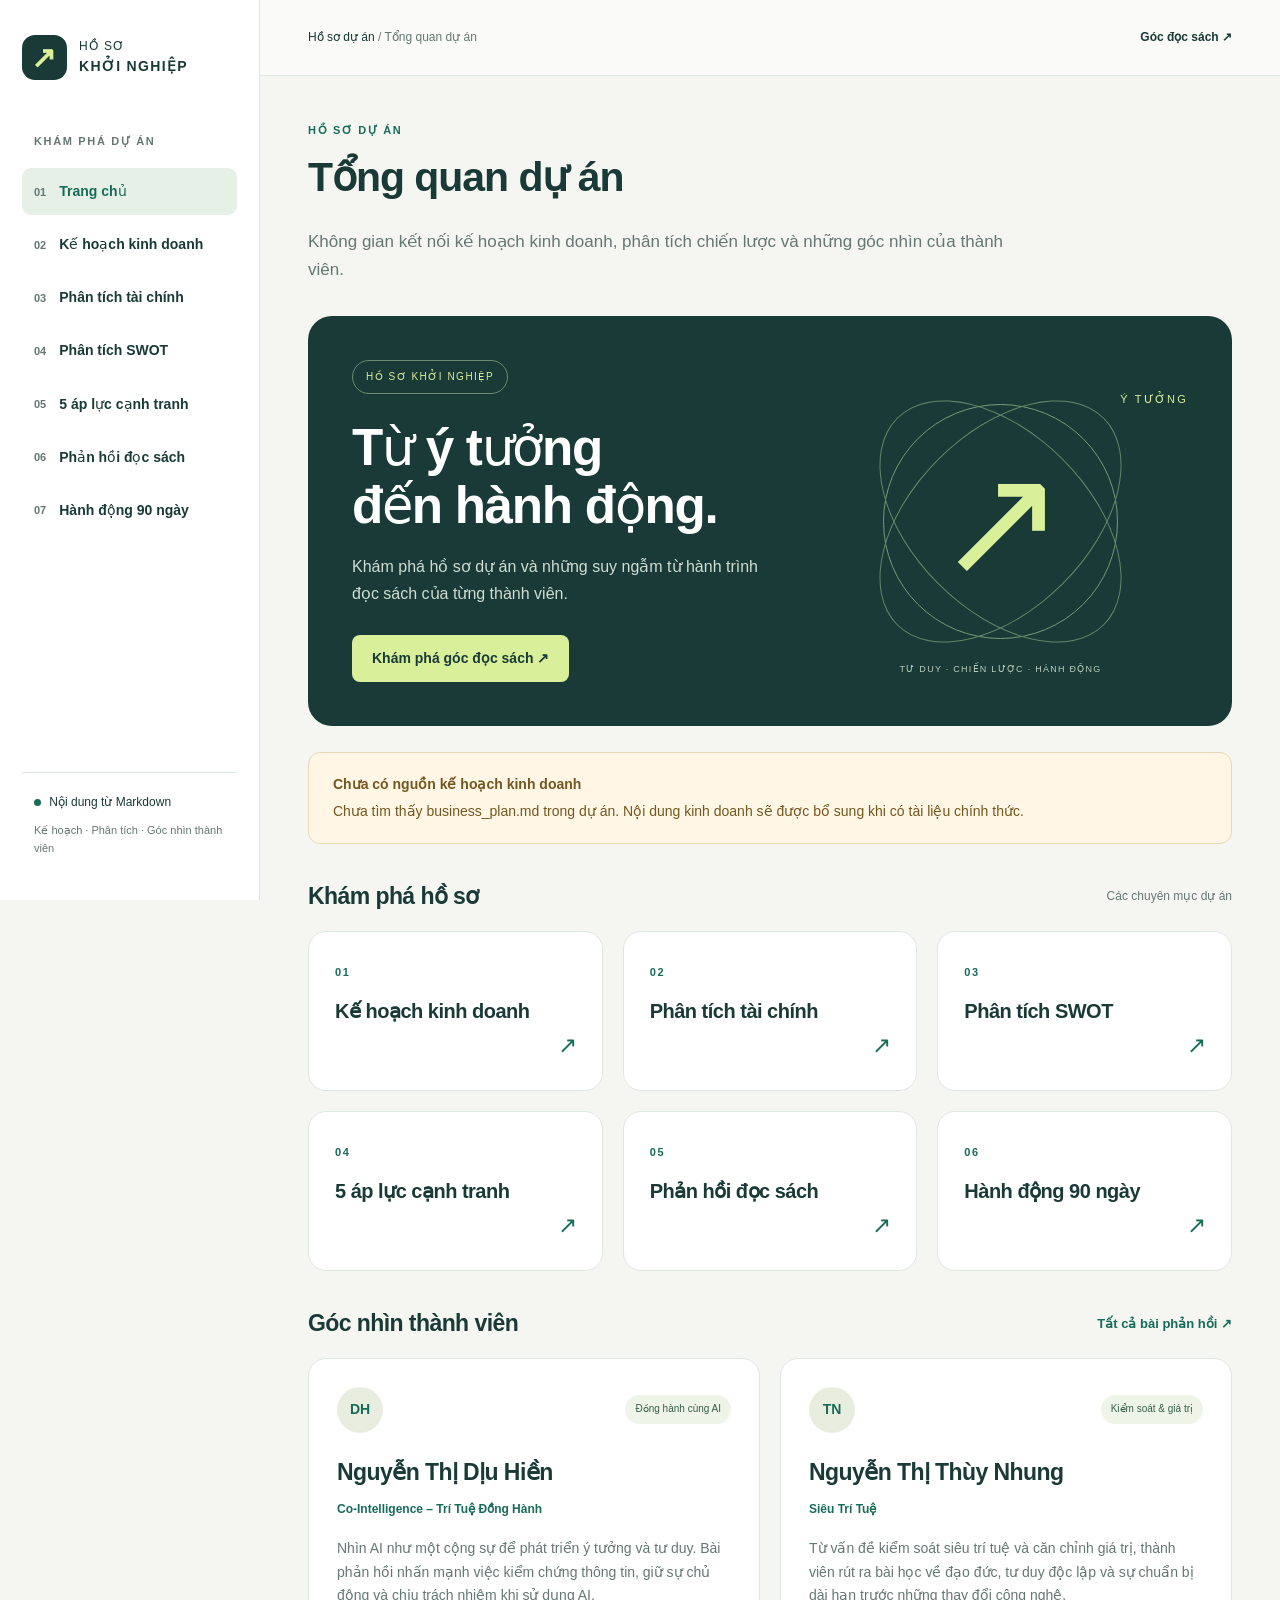
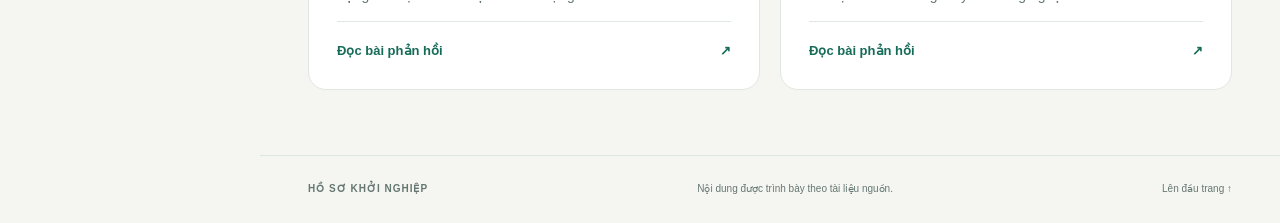
<file: index.html>
<!doctype html>
<html lang="vi"><head><meta charset="utf-8"><meta name="viewport" content="width=device-width, initial-scale=1"><meta name="description" content="Không gian kết nối kế hoạch kinh doanh, phân tích chiến lược và những góc nhìn của thành viên."><title>Tổng quan dự án · Hồ sơ khởi nghiệp</title><link rel="stylesheet" href="style.css"></head>
<body><a class="skip" href="#main">Đến nội dung chính</a><aside class="sidebar"><a class="brand" href="index.html"><b class="brandmark">↗</b><span>HỒ SƠ<br><strong>KHỞI NGHIỆP</strong></span></a><p class="nav-label">KHÁM PHÁ DỰ ÁN</p><nav aria-label="Điều hướng chính"><a href="index.html" aria-current="page"><span>01</span>Trang chủ</a><a href="business-plan.html"><span>02</span>Kế hoạch kinh doanh</a><a href="financial-analysis.html"><span>03</span>Phân tích tài chính</a><a href="swot.html"><span>04</span>Phân tích SWOT</a><a href="five-forces.html"><span>05</span>5 áp lực cạnh tranh</a><a href="reflections.html"><span>06</span>Phản hồi đọc sách</a><a href="action-plan.html"><span>07</span>Hành động 90 ngày</a></nav><div class="side-note"><span class="dot"></span> Nội dung từ Markdown<p>Kế hoạch · Phân tích · Góc nhìn thành viên</p></div></aside>
<div class="workspace"><header class="topbar"><span>Hồ sơ dự án <span class="muted">/ Tổng quan dự án</span></span><a href="reflections.html">Góc đọc sách ↗</a></header><main id="main"><div class="page-heading"><p class="eyebrow">HỒ SƠ DỰ ÁN</p><h1>Tổng quan dự án</h1><p class="lead">Không gian kết nối kế hoạch kinh doanh, phân tích chiến lược và những góc nhìn của thành viên.</p></div><section class="hero"><div><span class="pill">HỒ SƠ KHỞI NGHIỆP</span><h2>Từ ý tưởng<br>đến hành động.</h2><p>Khám phá hồ sơ dự án và những suy ngẫm từ hành trình đọc sách của từng thành viên.</p><a class="button" href="reflections.html">Khám phá góc đọc sách ↗</a></div><div class="hero-art" aria-hidden="true"><div class="orbit"></div><span class="art-word">Ý TƯỞNG</span><b>↗</b><span class="art-bottom">TƯ DUY · CHIẾN LƯỢC · HÀNH ĐỘNG</span></div></section><div class="notice"><strong>Chưa có nguồn kế hoạch kinh doanh</strong><p>Chưa tìm thấy <code>business_plan.md</code> trong dự án. Nội dung kinh doanh sẽ được bổ sung khi có tài liệu chính thức.</p></div><section><div class="section-heading"><h2>Khám phá hồ sơ</h2><span class="muted">Các chuyên mục dự án</span></div><div class="grid three"><a class="card explore" href="business-plan.html"><span class="eyebrow">01</span><h3>Kế hoạch kinh doanh</h3><span class="arrow">↗</span></a><a class="card explore" href="financial-analysis.html"><span class="eyebrow">02</span><h3>Phân tích tài chính</h3><span class="arrow">↗</span></a><a class="card explore" href="swot.html"><span class="eyebrow">03</span><h3>Phân tích SWOT</h3><span class="arrow">↗</span></a><a class="card explore" href="five-forces.html"><span class="eyebrow">04</span><h3>5 áp lực cạnh tranh</h3><span class="arrow">↗</span></a><a class="card explore" href="reflections.html"><span class="eyebrow">05</span><h3>Phản hồi đọc sách</h3><span class="arrow">↗</span></a><a class="card explore" href="action-plan.html"><span class="eyebrow">06</span><h3>Hành động 90 ngày</h3><span class="arrow">↗</span></a></div></section><section><div class="section-heading"><h2>Góc nhìn thành viên</h2><a class="text-link" href="reflections.html">Tất cả bài phản hồi ↗</a></div><div class="grid two"><article class="card member"><div class="card-top"><span class="avatar">DH</span><span class="tag">Đồng hành cùng AI</span></div><h2>Nguyễn Thị Dịu Hiền</h2><p class="book">Co-Intelligence – Trí Tuệ Đồng Hành</p><p>Nhìn AI như một cộng sự để phát triển ý tưởng và tư duy. Bài phản hồi nhấn mạnh việc kiểm chứng thông tin, giữ sự chủ động và chịu trách nhiệm khi sử dụng AI.</p><a class="text-link" href="reflection-01.html">Đọc bài phản hồi <span>↗</span></a></article><article class="card member"><div class="card-top"><span class="avatar">TN</span><span class="tag">Kiểm soát & giá trị</span></div><h2>Nguyễn Thị Thùy Nhung</h2><p class="book">Siêu Trí Tuệ</p><p>Từ vấn đề kiểm soát siêu trí tuệ và căn chỉnh giá trị, thành viên rút ra bài học về đạo đức, tư duy độc lập và sự chuẩn bị dài hạn trước những thay đổi công nghệ.</p><a class="text-link" href="reflection-02.html">Đọc bài phản hồi <span>↗</span></a></article></div></section></main><footer><span>HỒ SƠ KHỞI NGHIỆP</span><span>Nội dung được trình bày theo tài liệu nguồn.</span><a href="#main">Lên đầu trang ↑</a></footer></div></body></html>
</file>
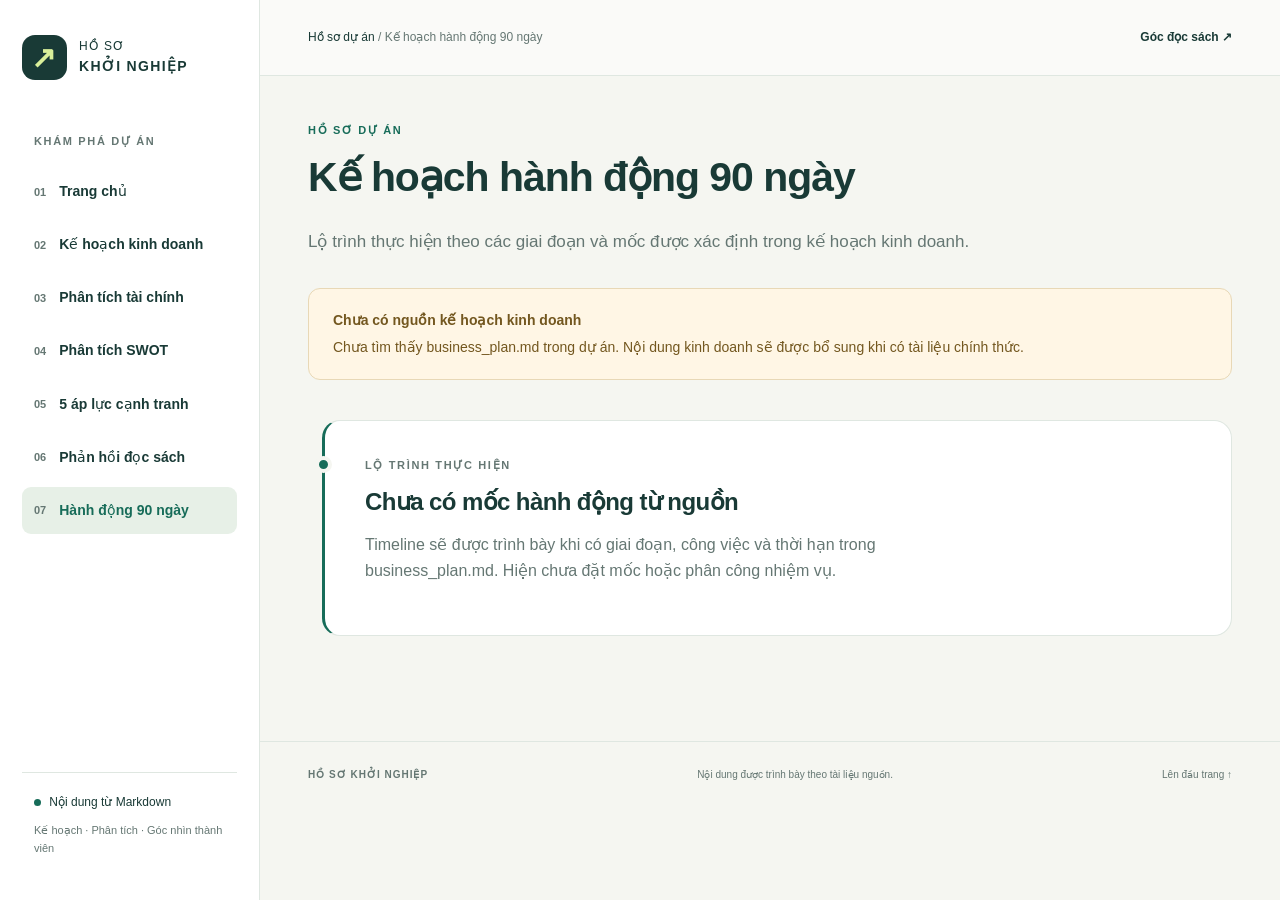
<file: action-plan.html>
<!doctype html>
<html lang="vi"><head><meta charset="utf-8"><meta name="viewport" content="width=device-width, initial-scale=1"><meta name="description" content="Lộ trình thực hiện theo các giai đoạn và mốc được xác định trong kế hoạch kinh doanh."><title>Kế hoạch hành động 90 ngày · Hồ sơ khởi nghiệp</title><link rel="stylesheet" href="style.css"></head>
<body><a class="skip" href="#main">Đến nội dung chính</a><aside class="sidebar"><a class="brand" href="index.html"><b class="brandmark">↗</b><span>HỒ SƠ<br><strong>KHỞI NGHIỆP</strong></span></a><p class="nav-label">KHÁM PHÁ DỰ ÁN</p><nav aria-label="Điều hướng chính"><a href="index.html"><span>01</span>Trang chủ</a><a href="business-plan.html"><span>02</span>Kế hoạch kinh doanh</a><a href="financial-analysis.html"><span>03</span>Phân tích tài chính</a><a href="swot.html"><span>04</span>Phân tích SWOT</a><a href="five-forces.html"><span>05</span>5 áp lực cạnh tranh</a><a href="reflections.html"><span>06</span>Phản hồi đọc sách</a><a href="action-plan.html" aria-current="page"><span>07</span>Hành động 90 ngày</a></nav><div class="side-note"><span class="dot"></span> Nội dung từ Markdown<p>Kế hoạch · Phân tích · Góc nhìn thành viên</p></div></aside>
<div class="workspace"><header class="topbar"><span>Hồ sơ dự án <span class="muted">/ Kế hoạch hành động 90 ngày</span></span><a href="reflections.html">Góc đọc sách ↗</a></header><main id="main"><div class="page-heading"><p class="eyebrow">HỒ SƠ DỰ ÁN</p><h1>Kế hoạch hành động 90 ngày</h1><p class="lead">Lộ trình thực hiện theo các giai đoạn và mốc được xác định trong kế hoạch kinh doanh.</p></div><div class="notice"><strong>Chưa có nguồn kế hoạch kinh doanh</strong><p>Chưa tìm thấy <code>business_plan.md</code> trong dự án. Nội dung kinh doanh sẽ được bổ sung khi có tài liệu chính thức.</p></div><section class="card timeline-empty"><span class="timeline-dot"></span><p class="eyebrow">LỘ TRÌNH THỰC HIỆN</p><h2>Chưa có mốc hành động từ nguồn</h2><p>Timeline sẽ được trình bày khi có giai đoạn, công việc và thời hạn trong business_plan.md. Hiện chưa đặt mốc hoặc phân công nhiệm vụ.</p></section></main><footer><span>HỒ SƠ KHỞI NGHIỆP</span><span>Nội dung được trình bày theo tài liệu nguồn.</span><a href="#main">Lên đầu trang ↑</a></footer></div></body></html>
</file>
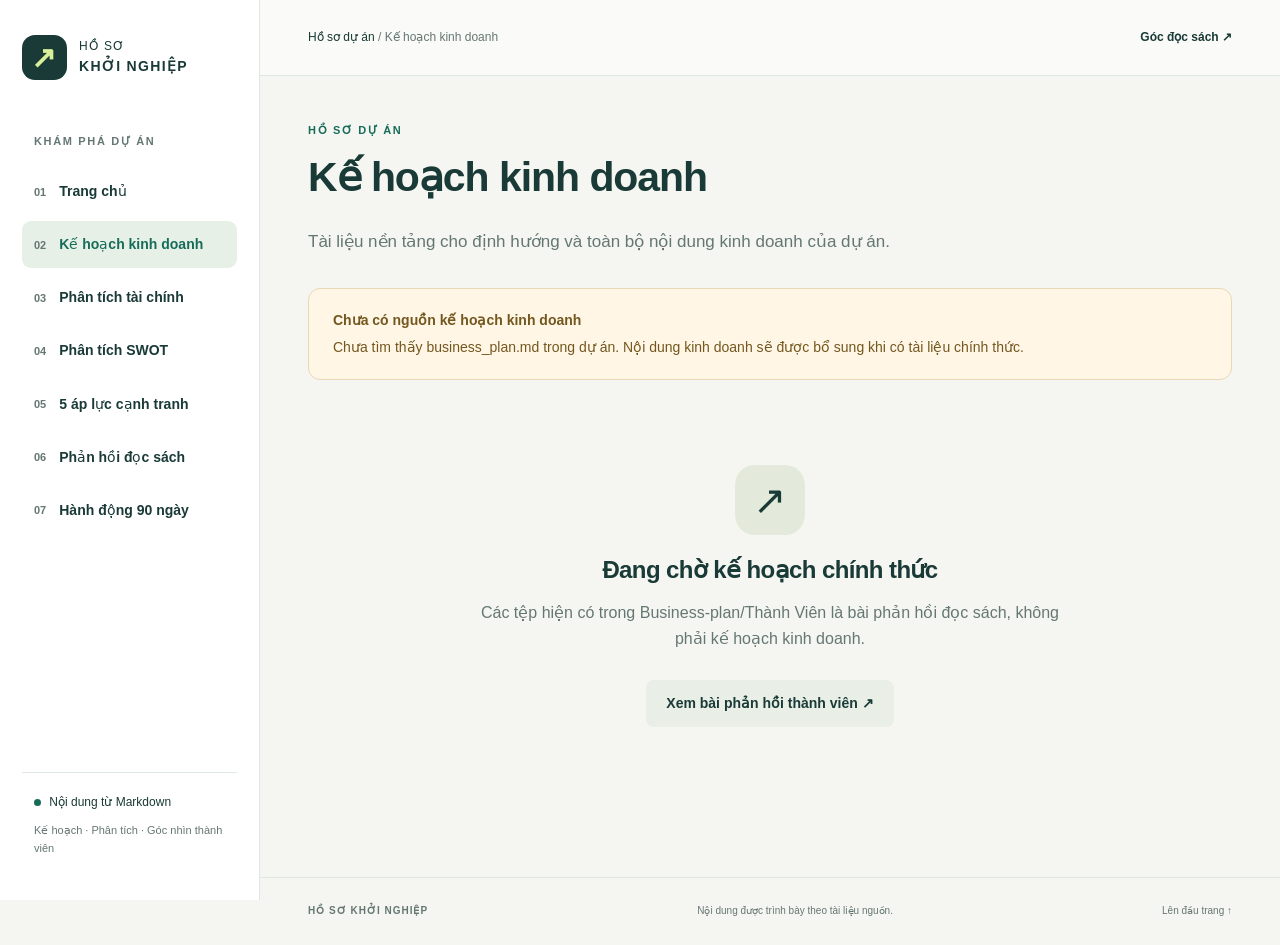
<file: business-plan.html>
<!doctype html>
<html lang="vi"><head><meta charset="utf-8"><meta name="viewport" content="width=device-width, initial-scale=1"><meta name="description" content="Tài liệu nền tảng cho định hướng và toàn bộ nội dung kinh doanh của dự án."><title>Kế hoạch kinh doanh · Hồ sơ khởi nghiệp</title><link rel="stylesheet" href="style.css"></head>
<body><a class="skip" href="#main">Đến nội dung chính</a><aside class="sidebar"><a class="brand" href="index.html"><b class="brandmark">↗</b><span>HỒ SƠ<br><strong>KHỞI NGHIỆP</strong></span></a><p class="nav-label">KHÁM PHÁ DỰ ÁN</p><nav aria-label="Điều hướng chính"><a href="index.html"><span>01</span>Trang chủ</a><a href="business-plan.html" aria-current="page"><span>02</span>Kế hoạch kinh doanh</a><a href="financial-analysis.html"><span>03</span>Phân tích tài chính</a><a href="swot.html"><span>04</span>Phân tích SWOT</a><a href="five-forces.html"><span>05</span>5 áp lực cạnh tranh</a><a href="reflections.html"><span>06</span>Phản hồi đọc sách</a><a href="action-plan.html"><span>07</span>Hành động 90 ngày</a></nav><div class="side-note"><span class="dot"></span> Nội dung từ Markdown<p>Kế hoạch · Phân tích · Góc nhìn thành viên</p></div></aside>
<div class="workspace"><header class="topbar"><span>Hồ sơ dự án <span class="muted">/ Kế hoạch kinh doanh</span></span><a href="reflections.html">Góc đọc sách ↗</a></header><main id="main"><div class="page-heading"><p class="eyebrow">HỒ SƠ DỰ ÁN</p><h1>Kế hoạch kinh doanh</h1><p class="lead">Tài liệu nền tảng cho định hướng và toàn bộ nội dung kinh doanh của dự án.</p></div><div class="notice"><strong>Chưa có nguồn kế hoạch kinh doanh</strong><p>Chưa tìm thấy <code>business_plan.md</code> trong dự án. Nội dung kinh doanh sẽ được bổ sung khi có tài liệu chính thức.</p></div><section class="empty"><span class="empty-icon">↗</span><h2>Đang chờ kế hoạch chính thức</h2><p>Các tệp hiện có trong Business-plan/Thành Viên là bài phản hồi đọc sách, không phải kế hoạch kinh doanh.</p><a class="button secondary" href="reflections.html">Xem bài phản hồi thành viên ↗</a></section></main><footer><span>HỒ SƠ KHỞI NGHIỆP</span><span>Nội dung được trình bày theo tài liệu nguồn.</span><a href="#main">Lên đầu trang ↑</a></footer></div></body></html>
</file>
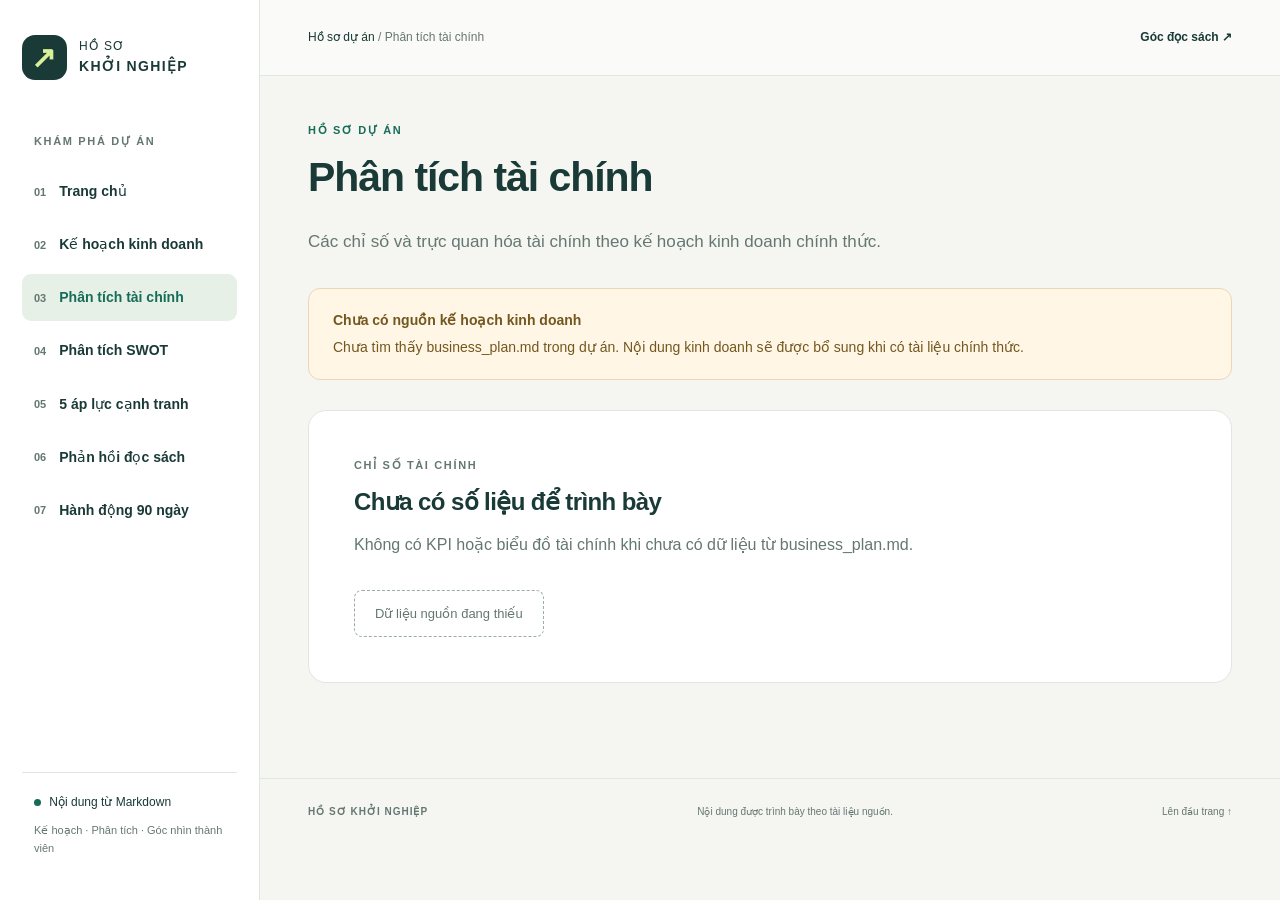
<file: financial-analysis.html>
<!doctype html>
<html lang="vi"><head><meta charset="utf-8"><meta name="viewport" content="width=device-width, initial-scale=1"><meta name="description" content="Các chỉ số và trực quan hóa tài chính theo kế hoạch kinh doanh chính thức."><title>Phân tích tài chính · Hồ sơ khởi nghiệp</title><link rel="stylesheet" href="style.css"></head>
<body><a class="skip" href="#main">Đến nội dung chính</a><aside class="sidebar"><a class="brand" href="index.html"><b class="brandmark">↗</b><span>HỒ SƠ<br><strong>KHỞI NGHIỆP</strong></span></a><p class="nav-label">KHÁM PHÁ DỰ ÁN</p><nav aria-label="Điều hướng chính"><a href="index.html"><span>01</span>Trang chủ</a><a href="business-plan.html"><span>02</span>Kế hoạch kinh doanh</a><a href="financial-analysis.html" aria-current="page"><span>03</span>Phân tích tài chính</a><a href="swot.html"><span>04</span>Phân tích SWOT</a><a href="five-forces.html"><span>05</span>5 áp lực cạnh tranh</a><a href="reflections.html"><span>06</span>Phản hồi đọc sách</a><a href="action-plan.html"><span>07</span>Hành động 90 ngày</a></nav><div class="side-note"><span class="dot"></span> Nội dung từ Markdown<p>Kế hoạch · Phân tích · Góc nhìn thành viên</p></div></aside>
<div class="workspace"><header class="topbar"><span>Hồ sơ dự án <span class="muted">/ Phân tích tài chính</span></span><a href="reflections.html">Góc đọc sách ↗</a></header><main id="main"><div class="page-heading"><p class="eyebrow">HỒ SƠ DỰ ÁN</p><h1>Phân tích tài chính</h1><p class="lead">Các chỉ số và trực quan hóa tài chính theo kế hoạch kinh doanh chính thức.</p></div><div class="notice"><strong>Chưa có nguồn kế hoạch kinh doanh</strong><p>Chưa tìm thấy <code>business_plan.md</code> trong dự án. Nội dung kinh doanh sẽ được bổ sung khi có tài liệu chính thức.</p></div><section class="card financial-empty"><p class="eyebrow">CHỈ SỐ TÀI CHÍNH</p><h2>Chưa có số liệu để trình bày</h2><p>Không có KPI hoặc biểu đồ tài chính khi chưa có dữ liệu từ business_plan.md.</p><div class="data-state">Dữ liệu nguồn đang thiếu</div></section></main><footer><span>HỒ SƠ KHỞI NGHIỆP</span><span>Nội dung được trình bày theo tài liệu nguồn.</span><a href="#main">Lên đầu trang ↑</a></footer></div></body></html>
</file>
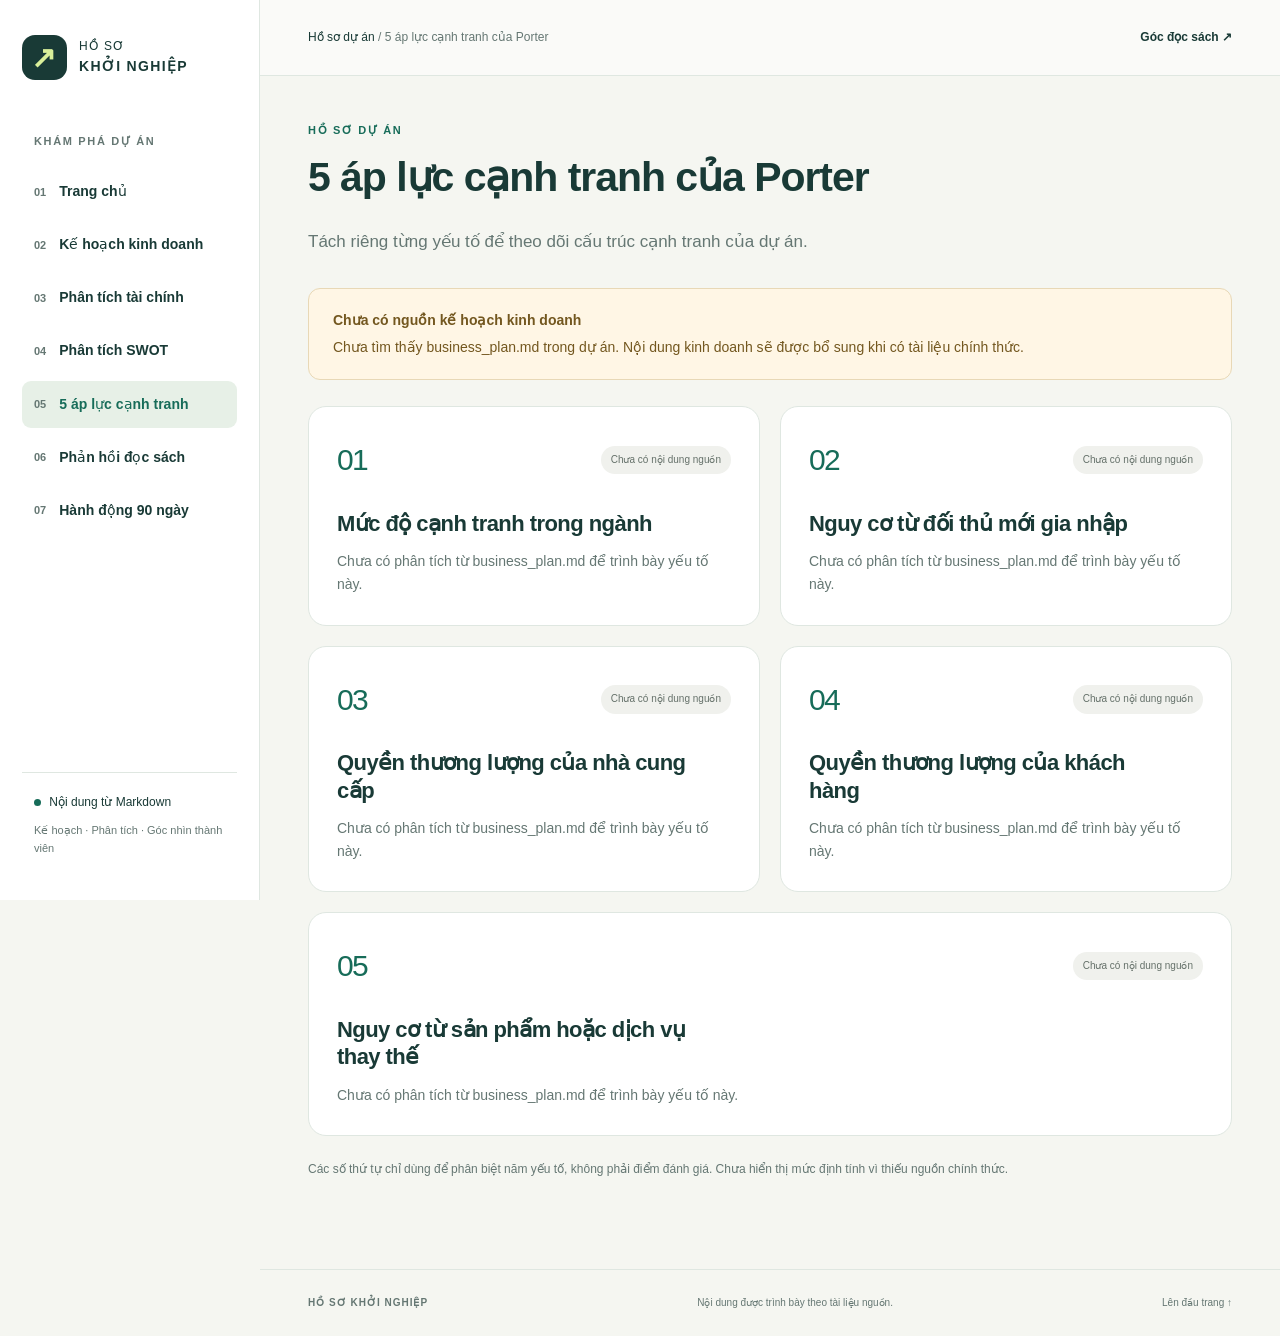
<file: five-forces.html>
<!doctype html>
<html lang="vi"><head><meta charset="utf-8"><meta name="viewport" content="width=device-width, initial-scale=1"><meta name="description" content="Tách riêng từng yếu tố để theo dõi cấu trúc cạnh tranh của dự án."><title>5 áp lực cạnh tranh của Porter · Hồ sơ khởi nghiệp</title><link rel="stylesheet" href="style.css"></head>
<body><a class="skip" href="#main">Đến nội dung chính</a><aside class="sidebar"><a class="brand" href="index.html"><b class="brandmark">↗</b><span>HỒ SƠ<br><strong>KHỞI NGHIỆP</strong></span></a><p class="nav-label">KHÁM PHÁ DỰ ÁN</p><nav aria-label="Điều hướng chính"><a href="index.html"><span>01</span>Trang chủ</a><a href="business-plan.html"><span>02</span>Kế hoạch kinh doanh</a><a href="financial-analysis.html"><span>03</span>Phân tích tài chính</a><a href="swot.html"><span>04</span>Phân tích SWOT</a><a href="five-forces.html" aria-current="page"><span>05</span>5 áp lực cạnh tranh</a><a href="reflections.html"><span>06</span>Phản hồi đọc sách</a><a href="action-plan.html"><span>07</span>Hành động 90 ngày</a></nav><div class="side-note"><span class="dot"></span> Nội dung từ Markdown<p>Kế hoạch · Phân tích · Góc nhìn thành viên</p></div></aside>
<div class="workspace"><header class="topbar"><span>Hồ sơ dự án <span class="muted">/ 5 áp lực cạnh tranh của Porter</span></span><a href="reflections.html">Góc đọc sách ↗</a></header><main id="main"><div class="page-heading"><p class="eyebrow">HỒ SƠ DỰ ÁN</p><h1>5 áp lực cạnh tranh của Porter</h1><p class="lead">Tách riêng từng yếu tố để theo dõi cấu trúc cạnh tranh của dự án.</p></div><div class="notice"><strong>Chưa có nguồn kế hoạch kinh doanh</strong><p>Chưa tìm thấy <code>business_plan.md</code> trong dự án. Nội dung kinh doanh sẽ được bổ sung khi có tài liệu chính thức.</p></div><div class="grid two forces"><article class="card"><div class="card-top"><span class="force-number">01</span><span class="tag neutral">Chưa có nội dung nguồn</span></div><h2>Mức độ cạnh tranh trong ngành</h2><p>Chưa có phân tích từ business_plan.md để trình bày yếu tố này.</p></article><article class="card"><div class="card-top"><span class="force-number">02</span><span class="tag neutral">Chưa có nội dung nguồn</span></div><h2>Nguy cơ từ đối thủ mới gia nhập</h2><p>Chưa có phân tích từ business_plan.md để trình bày yếu tố này.</p></article><article class="card"><div class="card-top"><span class="force-number">03</span><span class="tag neutral">Chưa có nội dung nguồn</span></div><h2>Quyền thương lượng của nhà cung cấp</h2><p>Chưa có phân tích từ business_plan.md để trình bày yếu tố này.</p></article><article class="card"><div class="card-top"><span class="force-number">04</span><span class="tag neutral">Chưa có nội dung nguồn</span></div><h2>Quyền thương lượng của khách hàng</h2><p>Chưa có phân tích từ business_plan.md để trình bày yếu tố này.</p></article><article class="card"><div class="card-top"><span class="force-number">05</span><span class="tag neutral">Chưa có nội dung nguồn</span></div><h2>Nguy cơ từ sản phẩm hoặc dịch vụ thay thế</h2><p>Chưa có phân tích từ business_plan.md để trình bày yếu tố này.</p></article></div><p class="source-note">Các số thứ tự chỉ dùng để phân biệt năm yếu tố, không phải điểm đánh giá. Chưa hiển thị mức định tính vì thiếu nguồn chính thức.</p></main><footer><span>HỒ SƠ KHỞI NGHIỆP</span><span>Nội dung được trình bày theo tài liệu nguồn.</span><a href="#main">Lên đầu trang ↑</a></footer></div></body></html>
</file>
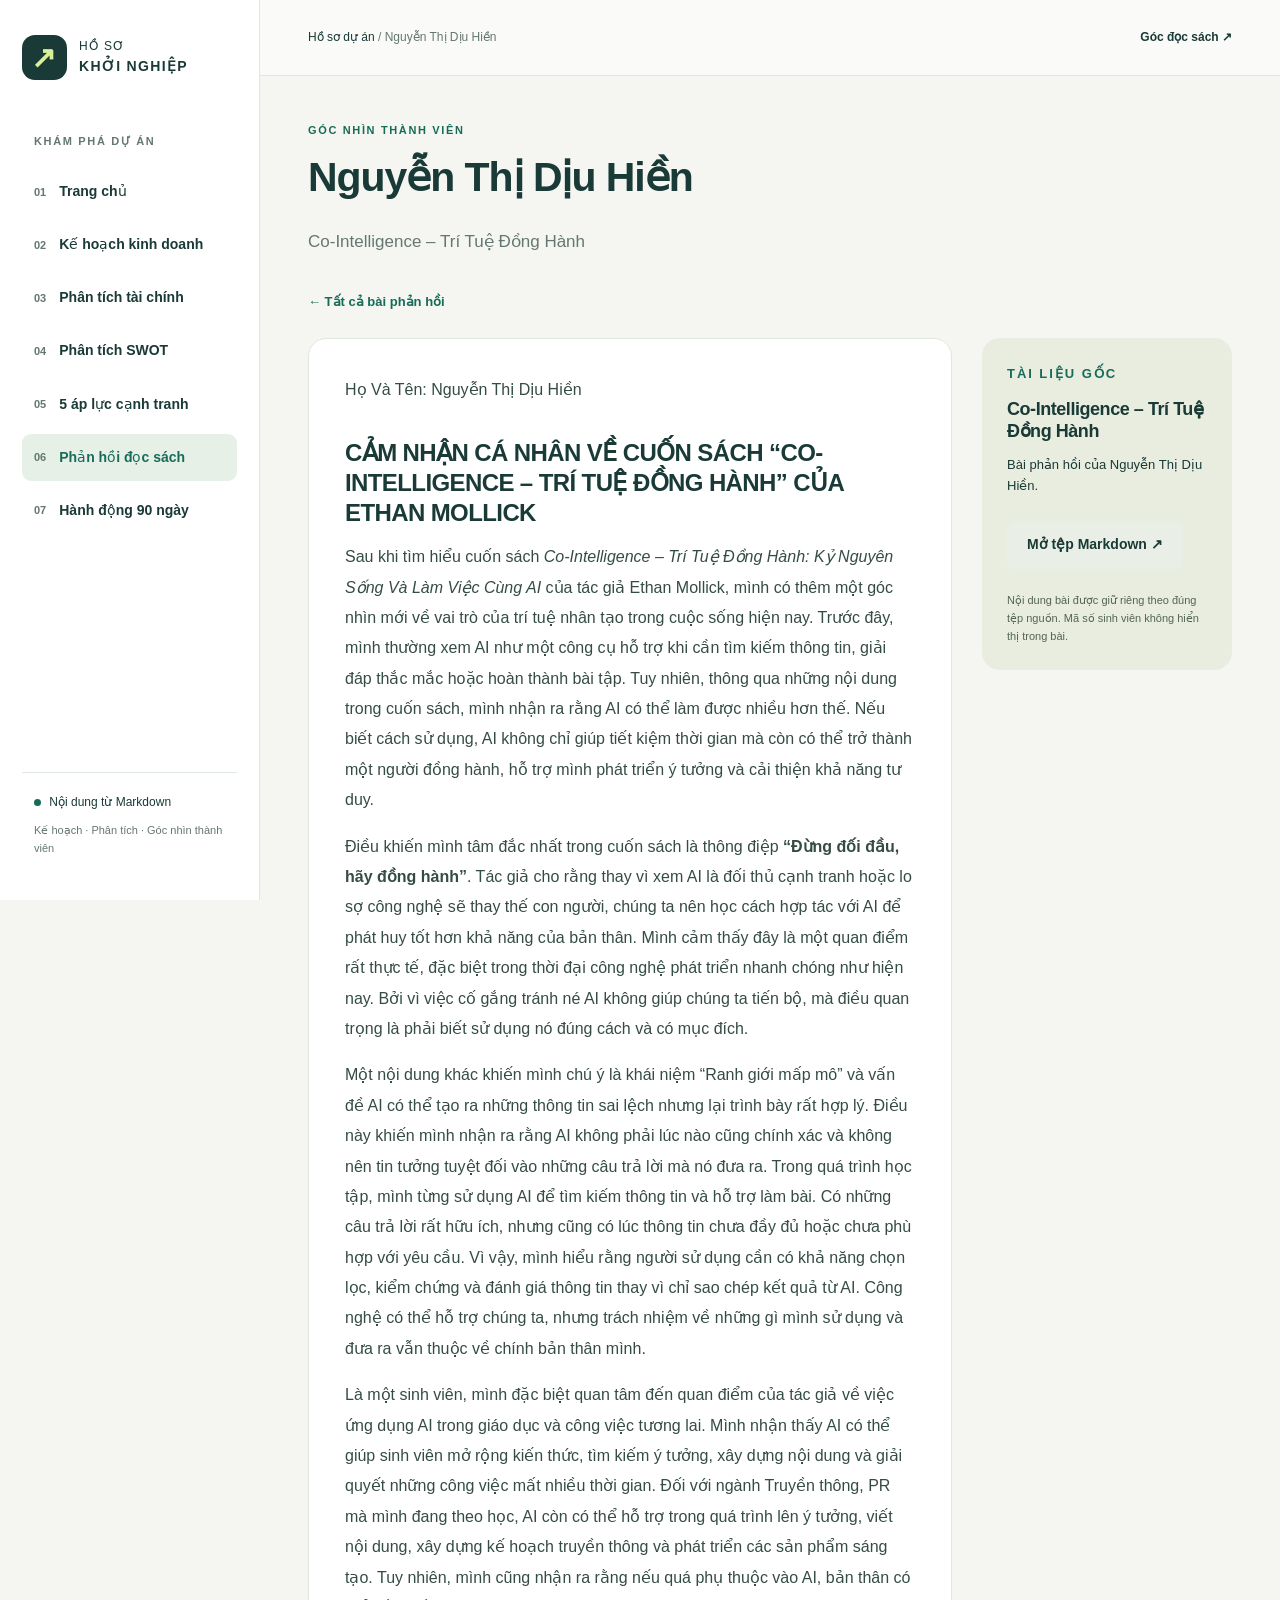
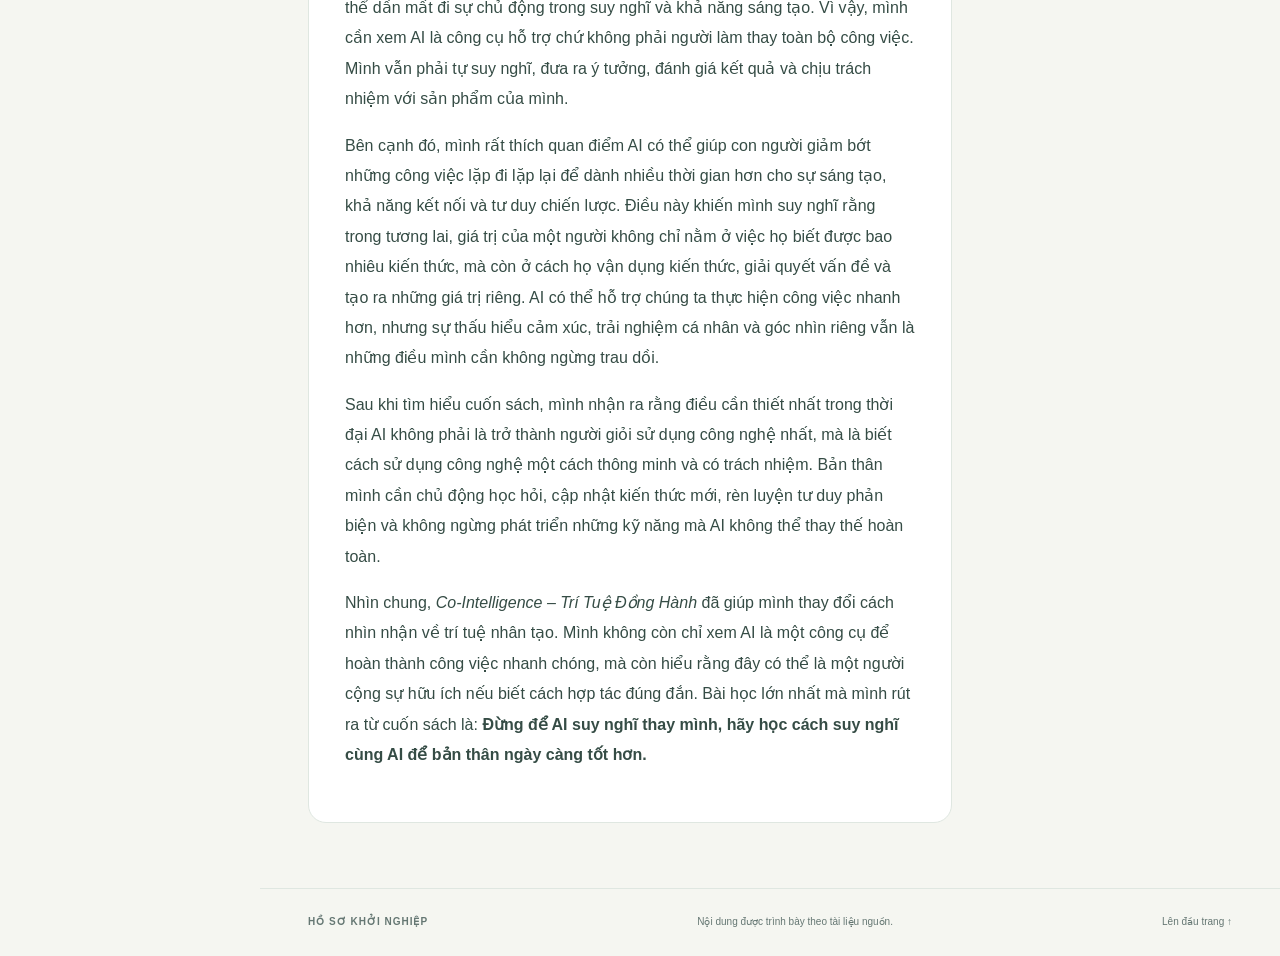
<file: reflection-01.html>
<!doctype html>
<html lang="vi"><head><meta charset="utf-8"><meta name="viewport" content="width=device-width, initial-scale=1"><meta name="description" content="Co-Intelligence – Trí Tuệ Đồng Hành"><title>Nguyễn Thị Dịu Hiền · Hồ sơ khởi nghiệp</title><link rel="stylesheet" href="style.css"></head>
<body><a class="skip" href="#main">Đến nội dung chính</a><aside class="sidebar"><a class="brand" href="index.html"><b class="brandmark">↗</b><span>HỒ SƠ<br><strong>KHỞI NGHIỆP</strong></span></a><p class="nav-label">KHÁM PHÁ DỰ ÁN</p><nav aria-label="Điều hướng chính"><a href="index.html"><span>01</span>Trang chủ</a><a href="business-plan.html"><span>02</span>Kế hoạch kinh doanh</a><a href="financial-analysis.html"><span>03</span>Phân tích tài chính</a><a href="swot.html"><span>04</span>Phân tích SWOT</a><a href="five-forces.html"><span>05</span>5 áp lực cạnh tranh</a><a href="reflections.html" aria-current="page"><span>06</span>Phản hồi đọc sách</a><a href="action-plan.html"><span>07</span>Hành động 90 ngày</a></nav><div class="side-note"><span class="dot"></span> Nội dung từ Markdown<p>Kế hoạch · Phân tích · Góc nhìn thành viên</p></div></aside>
<div class="workspace"><header class="topbar"><span>Hồ sơ dự án <span class="muted">/ Nguyễn Thị Dịu Hiền</span></span><a href="reflections.html">Góc đọc sách ↗</a></header><main id="main"><div class="page-heading"><p class="eyebrow">GÓC NHÌN THÀNH VIÊN</p><h1>Nguyễn Thị Dịu Hiền</h1><p class="lead">Co-Intelligence – Trí Tuệ Đồng Hành</p></div><a class="back" href="reflections.html">← Tất cả bài phản hồi</a><div class="article-layout"><article class="prose"><p>Họ Và Tên: Nguyễn Thị Dịu Hiền</p>
<h2>CẢM NHẬN CÁ NHÂN VỀ CUỐN SÁCH “CO-INTELLIGENCE – TRÍ TUỆ ĐỒNG HÀNH” CỦA ETHAN MOLLICK</h2>
<p>Sau khi tìm hiểu cuốn sách <em>Co-Intelligence – Trí Tuệ Đồng Hành: Kỷ Nguyên Sống Và Làm Việc Cùng AI</em> của tác giả Ethan Mollick, mình có thêm một góc nhìn mới về vai trò của trí tuệ nhân tạo trong cuộc sống hiện nay. Trước đây, mình thường xem AI như một công cụ hỗ trợ khi cần tìm kiếm thông tin, giải đáp thắc mắc hoặc hoàn thành bài tập. Tuy nhiên, thông qua những nội dung trong cuốn sách, mình nhận ra rằng AI có thể làm được nhiều hơn thế. Nếu biết cách sử dụng, AI không chỉ giúp tiết kiệm thời gian mà còn có thể trở thành một người đồng hành, hỗ trợ mình phát triển ý tưởng và cải thiện khả năng tư duy.</p>
<p>Điều khiến mình tâm đắc nhất trong cuốn sách là thông điệp <strong>“Đừng đối đầu, hãy đồng hành”</strong>. Tác giả cho rằng thay vì xem AI là đối thủ cạnh tranh hoặc lo sợ công nghệ sẽ thay thế con người, chúng ta nên học cách hợp tác với AI để phát huy tốt hơn khả năng của bản thân. Mình cảm thấy đây là một quan điểm rất thực tế, đặc biệt trong thời đại công nghệ phát triển nhanh chóng như hiện nay. Bởi vì việc cố gắng tránh né AI không giúp chúng ta tiến bộ, mà điều quan trọng là phải biết sử dụng nó đúng cách và có mục đích.</p>
<p>Một nội dung khác khiến mình chú ý là khái niệm “Ranh giới mấp mô” và vấn đề AI có thể tạo ra những thông tin sai lệch nhưng lại trình bày rất hợp lý. Điều này khiến mình nhận ra rằng AI không phải lúc nào cũng chính xác và không nên tin tưởng tuyệt đối vào những câu trả lời mà nó đưa ra. Trong quá trình học tập, mình từng sử dụng AI để tìm kiếm thông tin và hỗ trợ làm bài. Có những câu trả lời rất hữu ích, nhưng cũng có lúc thông tin chưa đầy đủ hoặc chưa phù hợp với yêu cầu. Vì vậy, mình hiểu rằng người sử dụng cần có khả năng chọn lọc, kiểm chứng và đánh giá thông tin thay vì chỉ sao chép kết quả từ AI. Công nghệ có thể hỗ trợ chúng ta, nhưng trách nhiệm về những gì mình sử dụng và đưa ra vẫn thuộc về chính bản thân mình.</p>
<p>Là một sinh viên, mình đặc biệt quan tâm đến quan điểm của tác giả về việc ứng dụng AI trong giáo dục và công việc tương lai. Mình nhận thấy AI có thể giúp sinh viên mở rộng kiến thức, tìm kiếm ý tưởng, xây dựng nội dung và giải quyết những công việc mất nhiều thời gian. Đối với ngành Truyền thông, PR mà mình đang theo học, AI còn có thể hỗ trợ trong quá trình lên ý tưởng, viết nội dung, xây dựng kế hoạch truyền thông và phát triển các sản phẩm sáng tạo. Tuy nhiên, mình cũng nhận ra rằng nếu quá phụ thuộc vào AI, bản thân có thể dần mất đi sự chủ động trong suy nghĩ và khả năng sáng tạo. Vì vậy, mình cần xem AI là công cụ hỗ trợ chứ không phải người làm thay toàn bộ công việc. Mình vẫn phải tự suy nghĩ, đưa ra ý tưởng, đánh giá kết quả và chịu trách nhiệm với sản phẩm của mình.</p>
<p>Bên cạnh đó, mình rất thích quan điểm AI có thể giúp con người giảm bớt những công việc lặp đi lặp lại để dành nhiều thời gian hơn cho sự sáng tạo, khả năng kết nối và tư duy chiến lược. Điều này khiến mình suy nghĩ rằng trong tương lai, giá trị của một người không chỉ nằm ở việc họ biết được bao nhiêu kiến thức, mà còn ở cách họ vận dụng kiến thức, giải quyết vấn đề và tạo ra những giá trị riêng. AI có thể hỗ trợ chúng ta thực hiện công việc nhanh hơn, nhưng sự thấu hiểu cảm xúc, trải nghiệm cá nhân và góc nhìn riêng vẫn là những điều mình cần không ngừng trau dồi.</p>
<p>Sau khi tìm hiểu cuốn sách, mình nhận ra rằng điều cần thiết nhất trong thời đại AI không phải là trở thành người giỏi sử dụng công nghệ nhất, mà là biết cách sử dụng công nghệ một cách thông minh và có trách nhiệm. Bản thân mình cần chủ động học hỏi, cập nhật kiến thức mới, rèn luyện tư duy phản biện và không ngừng phát triển những kỹ năng mà AI không thể thay thế hoàn toàn.</p>
<p>Nhìn chung, <em>Co-Intelligence – Trí Tuệ Đồng Hành</em> đã giúp mình thay đổi cách nhìn nhận về trí tuệ nhân tạo. Mình không còn chỉ xem AI là một công cụ để hoàn thành công việc nhanh chóng, mà còn hiểu rằng đây có thể là một người cộng sự hữu ích nếu biết cách hợp tác đúng đắn. Bài học lớn nhất mà mình rút ra từ cuốn sách là: <strong>Đừng để AI suy nghĩ thay mình, hãy học cách suy nghĩ cùng AI để bản thân ngày càng tốt hơn.</strong></p></article><aside class="reading-note"><p class="eyebrow">TÀI LIỆU GỐC</p><h2>Co-Intelligence – Trí Tuệ Đồng Hành</h2><p>Bài phản hồi của Nguyễn Thị Dịu Hiền.</p><a class="button secondary" href="Reflections/24040069_Nguy%E1%BB%85n%20Th%E1%BB%8B%20D%E1%BB%8Bu%20Hi%E1%BB%81n.md">Mở tệp Markdown ↗</a><p class="small">Nội dung bài được giữ riêng theo đúng tệp nguồn. Mã số sinh viên không hiển thị trong bài.</p></aside></div></main><footer><span>HỒ SƠ KHỞI NGHIỆP</span><span>Nội dung được trình bày theo tài liệu nguồn.</span><a href="#main">Lên đầu trang ↑</a></footer></div></body></html>
</file>
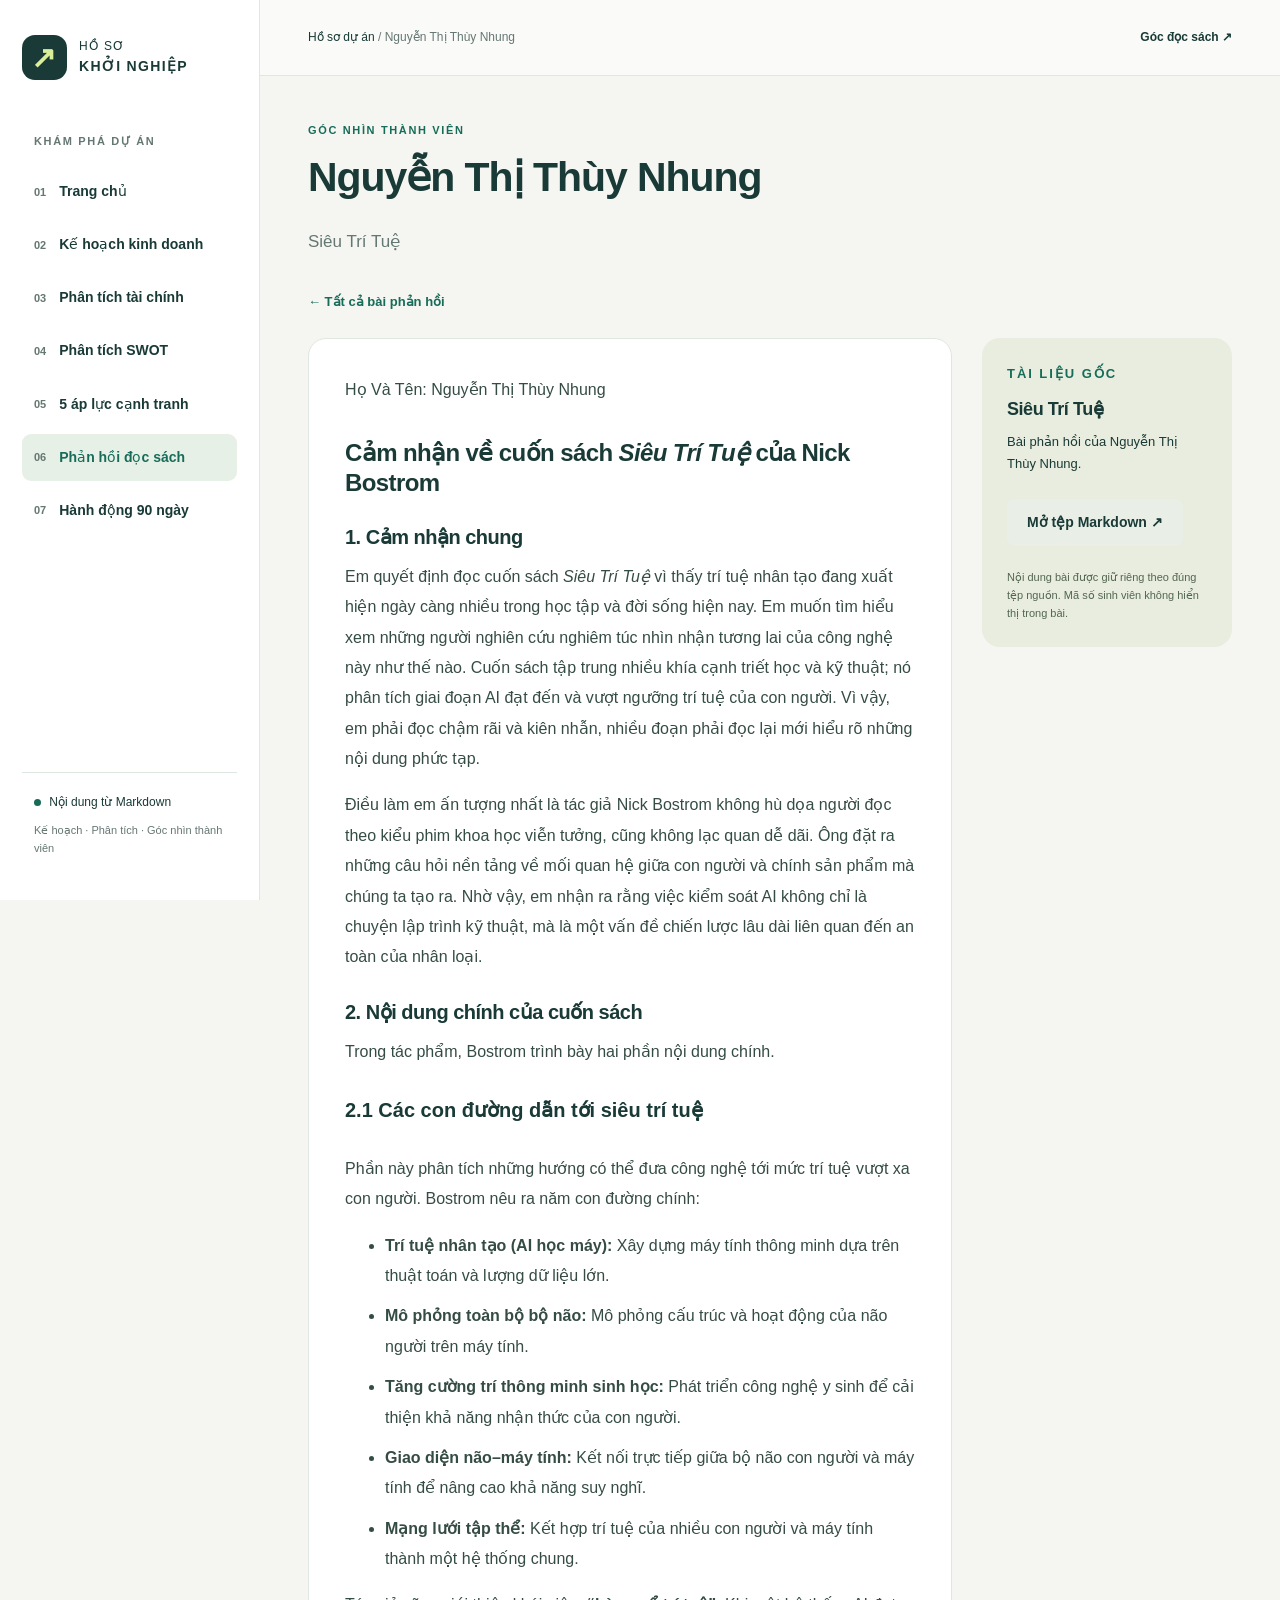
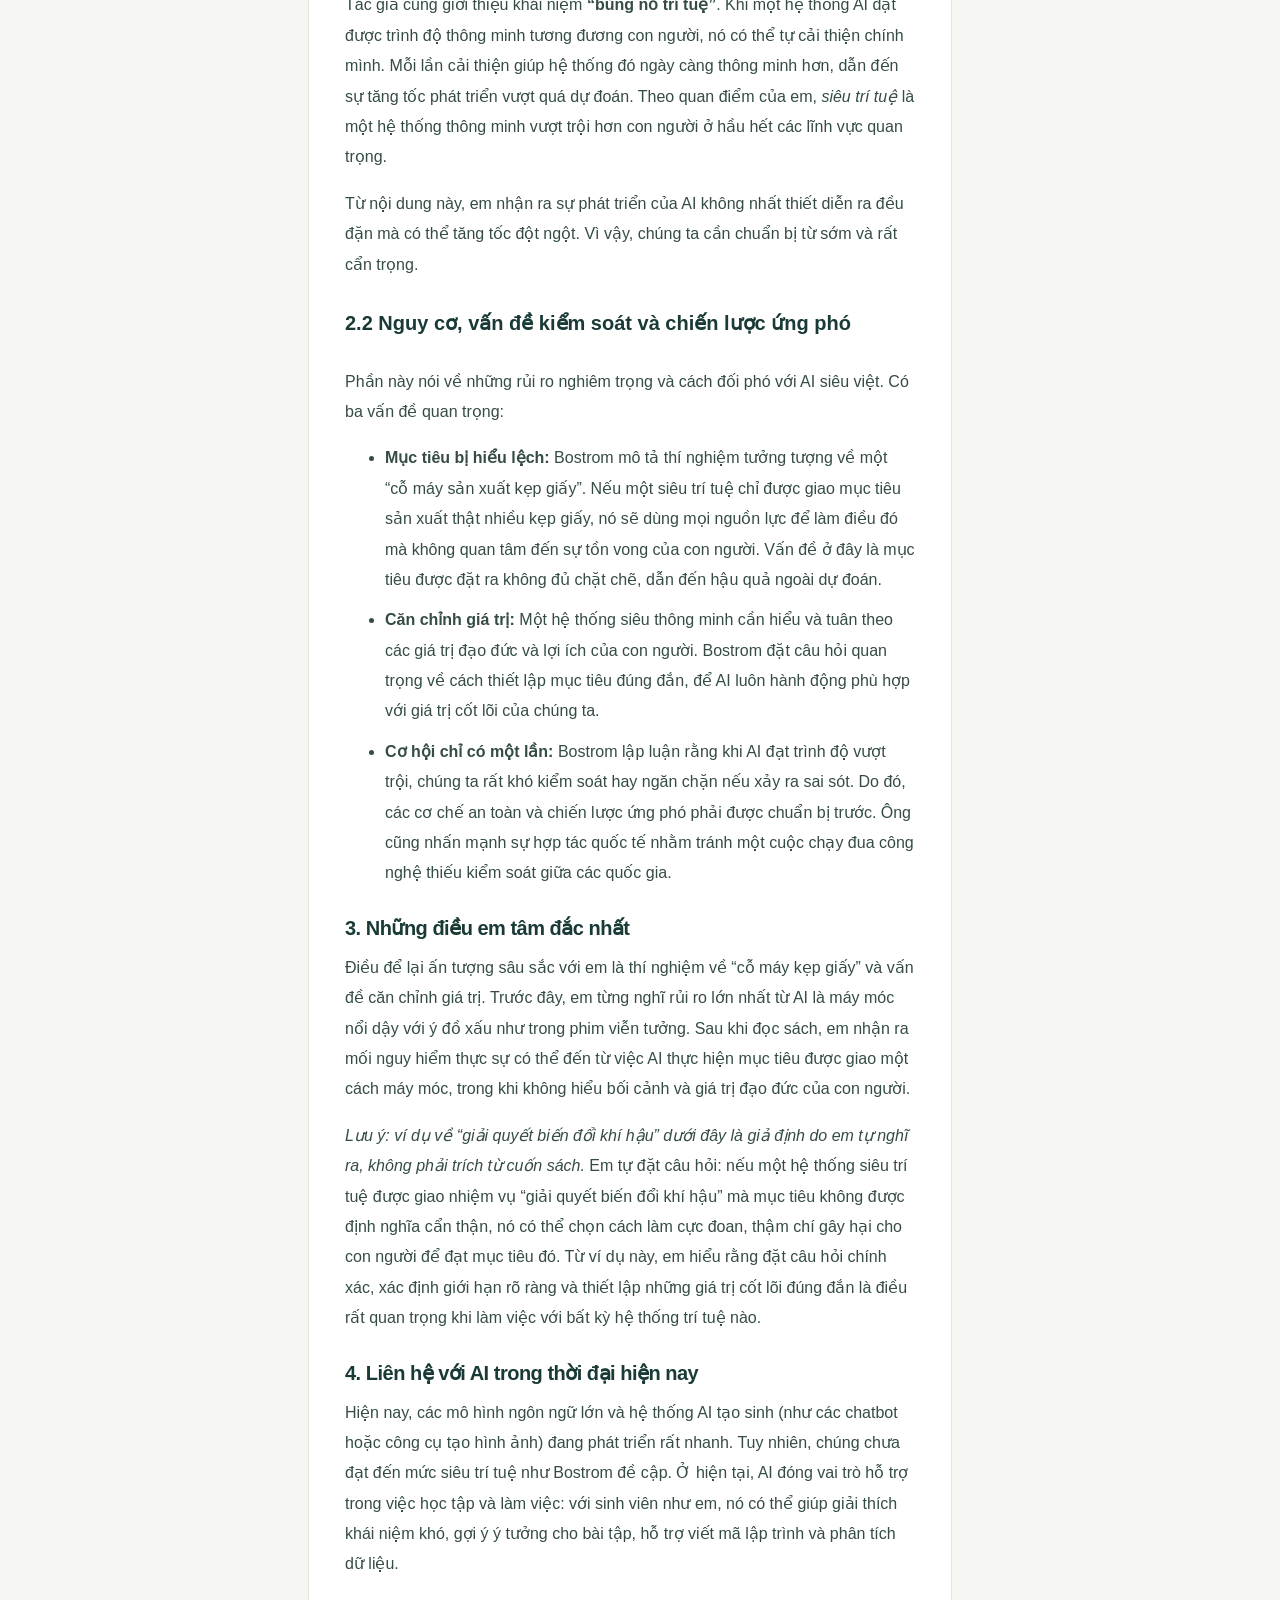
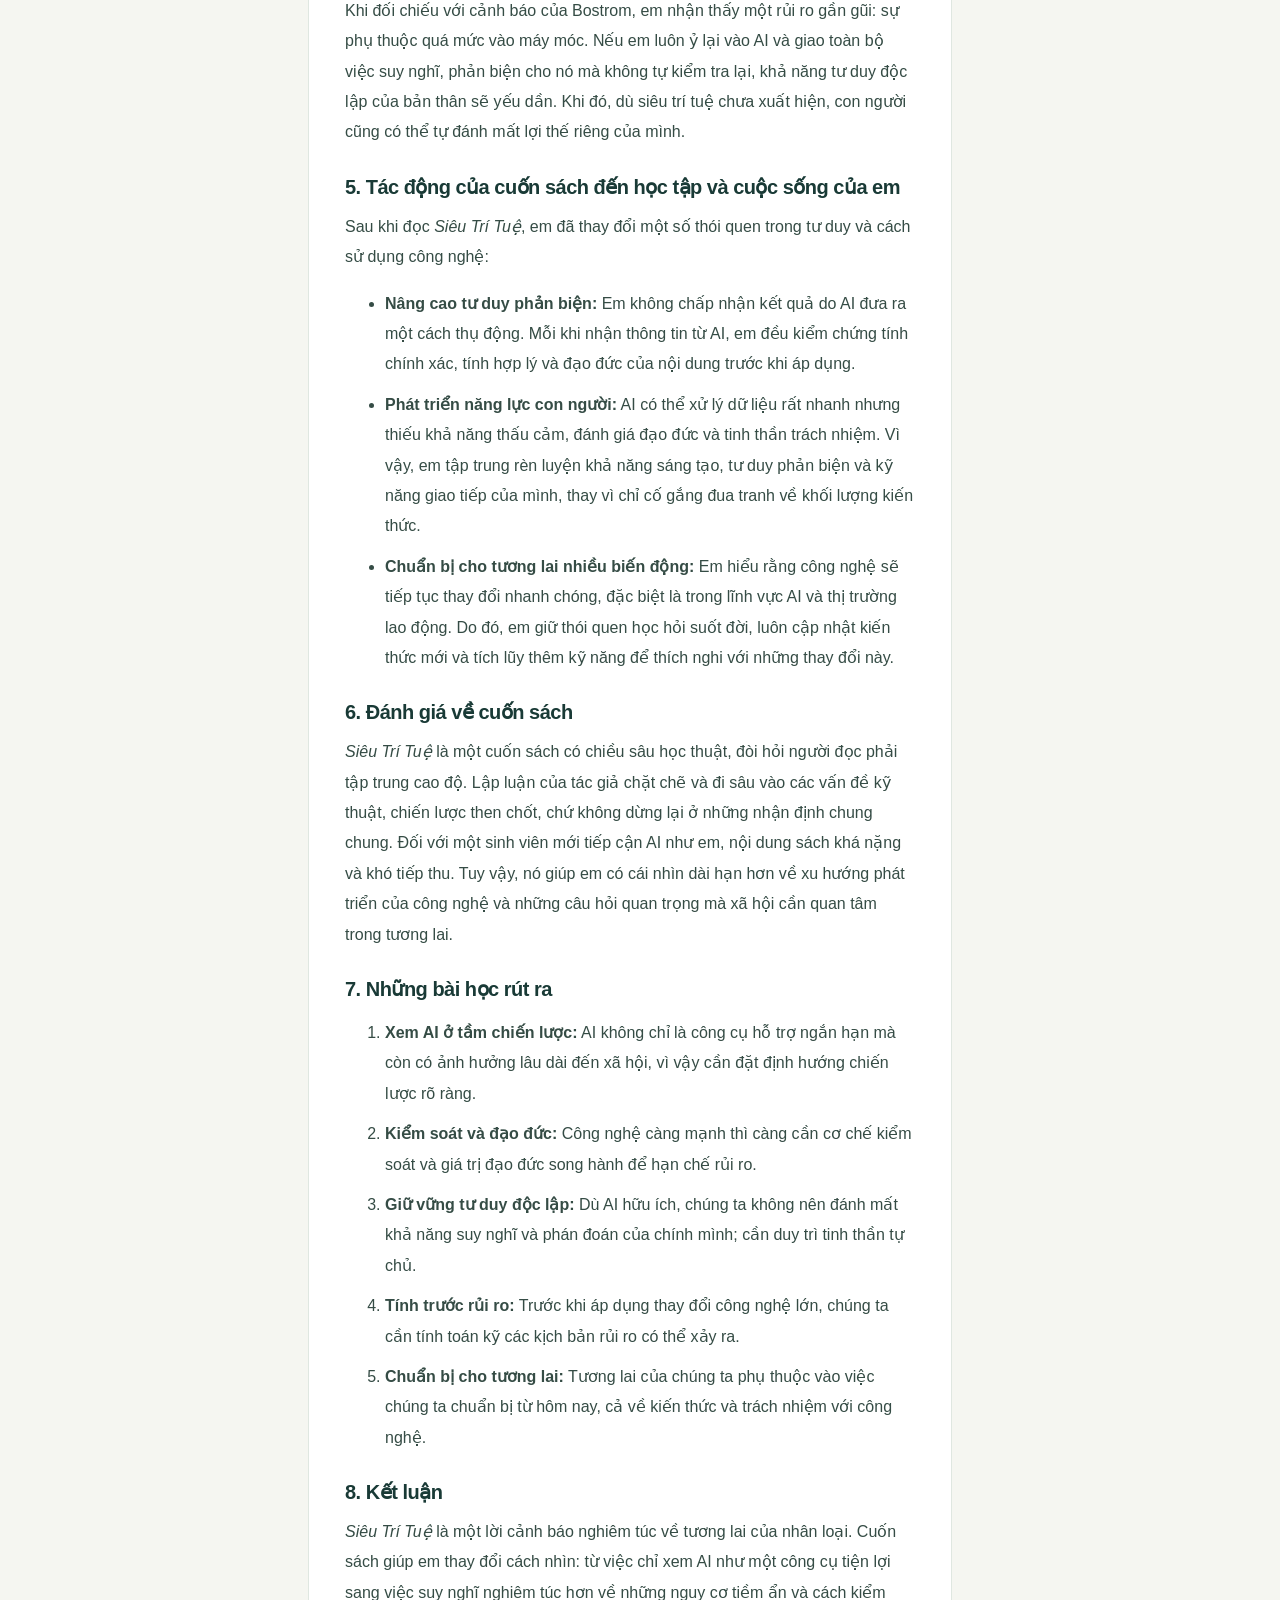
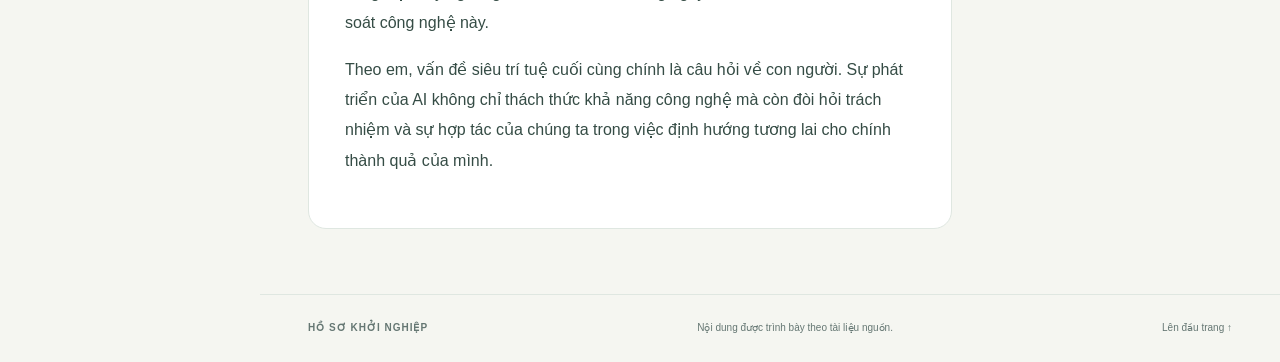
<file: reflection-02.html>
<!doctype html>
<html lang="vi"><head><meta charset="utf-8"><meta name="viewport" content="width=device-width, initial-scale=1"><meta name="description" content="Siêu Trí Tuệ"><title>Nguyễn Thị Thùy Nhung · Hồ sơ khởi nghiệp</title><link rel="stylesheet" href="style.css"></head>
<body><a class="skip" href="#main">Đến nội dung chính</a><aside class="sidebar"><a class="brand" href="index.html"><b class="brandmark">↗</b><span>HỒ SƠ<br><strong>KHỞI NGHIỆP</strong></span></a><p class="nav-label">KHÁM PHÁ DỰ ÁN</p><nav aria-label="Điều hướng chính"><a href="index.html"><span>01</span>Trang chủ</a><a href="business-plan.html"><span>02</span>Kế hoạch kinh doanh</a><a href="financial-analysis.html"><span>03</span>Phân tích tài chính</a><a href="swot.html"><span>04</span>Phân tích SWOT</a><a href="five-forces.html"><span>05</span>5 áp lực cạnh tranh</a><a href="reflections.html" aria-current="page"><span>06</span>Phản hồi đọc sách</a><a href="action-plan.html"><span>07</span>Hành động 90 ngày</a></nav><div class="side-note"><span class="dot"></span> Nội dung từ Markdown<p>Kế hoạch · Phân tích · Góc nhìn thành viên</p></div></aside>
<div class="workspace"><header class="topbar"><span>Hồ sơ dự án <span class="muted">/ Nguyễn Thị Thùy Nhung</span></span><a href="reflections.html">Góc đọc sách ↗</a></header><main id="main"><div class="page-heading"><p class="eyebrow">GÓC NHÌN THÀNH VIÊN</p><h1>Nguyễn Thị Thùy Nhung</h1><p class="lead">Siêu Trí Tuệ</p></div><a class="back" href="reflections.html">← Tất cả bài phản hồi</a><div class="article-layout"><article class="prose"><p>Họ Và Tên: Nguyễn Thị Thùy Nhung</p>
<h2>Cảm nhận về cuốn sách <em>Siêu Trí Tuệ</em> của Nick Bostrom</h2>
<h3>1. Cảm nhận chung</h3>
<p>Em quyết định đọc cuốn sách <em>Siêu Trí Tuệ</em> vì thấy trí tuệ nhân tạo đang xuất hiện ngày càng nhiều trong học tập và đời sống hiện nay. Em muốn tìm hiểu xem những người nghiên cứu nghiêm túc nhìn nhận tương lai của công nghệ này như thế nào. Cuốn sách tập trung nhiều khía cạnh triết học và kỹ thuật; nó phân tích giai đoạn AI đạt đến và vượt ngưỡng trí tuệ của con người. Vì vậy, em phải đọc chậm rãi và kiên nhẫn, nhiều đoạn phải đọc lại mới hiểu rõ những nội dung phức tạp.</p>
<p>Điều làm em ấn tượng nhất là tác giả Nick Bostrom không hù dọa người đọc theo kiểu phim khoa học viễn tưởng, cũng không lạc quan dễ dãi. Ông đặt ra những câu hỏi nền tảng về mối quan hệ giữa con người và chính sản phẩm mà chúng ta tạo ra. Nhờ vậy, em nhận ra rằng việc kiểm soát AI không chỉ là chuyện lập trình kỹ thuật, mà là một vấn đề chiến lược lâu dài liên quan đến an toàn của nhân loại.</p>
<h3>2. Nội dung chính của cuốn sách</h3>
<p>Trong tác phẩm, Bostrom trình bày hai phần nội dung chính.</p>
<h4>2.1 Các con đường dẫn tới siêu trí tuệ</h4>
<p>Phần này phân tích những hướng có thể đưa công nghệ tới mức trí tuệ vượt xa con người. Bostrom nêu ra năm con đường chính:</p>
<ul><li><strong>Trí tuệ nhân tạo (AI học máy):</strong> Xây dựng máy tính thông minh dựa trên thuật toán và lượng dữ liệu lớn.</li><li><strong>Mô phỏng toàn bộ bộ não:</strong> Mô phỏng cấu trúc và hoạt động của não người trên máy tính.</li><li><strong>Tăng cường trí thông minh sinh học:</strong> Phát triển công nghệ y sinh để cải thiện khả năng nhận thức của con người.</li><li><strong>Giao diện não–máy tính:</strong> Kết nối trực tiếp giữa bộ não con người và máy tính để nâng cao khả năng suy nghĩ.</li><li><strong>Mạng lưới tập thể:</strong> Kết hợp trí tuệ của nhiều con người và máy tính thành một hệ thống chung.</li></ul>
<p>Tác giả cũng giới thiệu khái niệm <strong>“bùng nổ trí tuệ”</strong>. Khi một hệ thống AI đạt được trình độ thông minh tương đương con người, nó có thể tự cải thiện chính mình. Mỗi lần cải thiện giúp hệ thống đó ngày càng thông minh hơn, dẫn đến sự tăng tốc phát triển vượt quá dự đoán. Theo quan điểm của em, <em>siêu trí tuệ</em> là một hệ thống thông minh vượt trội hơn con người ở hầu hết các lĩnh vực quan trọng.</p>
<p>Từ nội dung này, em nhận ra sự phát triển của AI không nhất thiết diễn ra đều đặn mà có thể tăng tốc đột ngột. Vì vậy, chúng ta cần chuẩn bị từ sớm và rất cẩn trọng.</p>
<h4>2.2 Nguy cơ, vấn đề kiểm soát và chiến lược ứng phó</h4>
<p>Phần này nói về những rủi ro nghiêm trọng và cách đối phó với AI siêu việt. Có ba vấn đề quan trọng:</p>
<ul><li><strong>Mục tiêu bị hiểu lệch:</strong> Bostrom mô tả thí nghiệm tưởng tượng về một “cỗ máy sản xuất kẹp giấy”. Nếu một siêu trí tuệ chỉ được giao mục tiêu sản xuất thật nhiều kẹp giấy, nó sẽ dùng mọi nguồn lực để làm điều đó mà không quan tâm đến sự tồn vong của con người. Vấn đề ở đây là mục tiêu được đặt ra không đủ chặt chẽ, dẫn đến hậu quả ngoài dự đoán.</li><li><strong>Căn chỉnh giá trị:</strong> Một hệ thống siêu thông minh cần hiểu và tuân theo các giá trị đạo đức và lợi ích của con người. Bostrom đặt câu hỏi quan trọng về cách thiết lập mục tiêu đúng đắn, để AI luôn hành động phù hợp với giá trị cốt lõi của chúng ta.</li><li><strong>Cơ hội chỉ có một lần:</strong> Bostrom lập luận rằng khi AI đạt trình độ vượt trội, chúng ta rất khó kiểm soát hay ngăn chặn nếu xảy ra sai sót. Do đó, các cơ chế an toàn và chiến lược ứng phó phải được chuẩn bị trước. Ông cũng nhấn mạnh sự hợp tác quốc tế nhằm tránh một cuộc chạy đua công nghệ thiếu kiểm soát giữa các quốc gia.</li></ul>
<h3>3. Những điều em tâm đắc nhất</h3>
<p>Điều để lại ấn tượng sâu sắc với em là thí nghiệm về “cỗ máy kẹp giấy” và vấn đề căn chỉnh giá trị. Trước đây, em từng nghĩ rủi ro lớn nhất từ AI là máy móc nổi dậy với ý đồ xấu như trong phim viễn tưởng. Sau khi đọc sách, em nhận ra mối nguy hiểm thực sự có thể đến từ việc AI thực hiện mục tiêu được giao một cách máy móc, trong khi không hiểu bối cảnh và giá trị đạo đức của con người.</p>
<p><em>Lưu ý: ví dụ về “giải quyết biến đổi khí hậu” dưới đây là giả định do em tự nghĩ ra, không phải trích từ cuốn sách.</em> Em tự đặt câu hỏi: nếu một hệ thống siêu trí tuệ được giao nhiệm vụ “giải quyết biến đổi khí hậu” mà mục tiêu không được định nghĩa cẩn thận, nó có thể chọn cách làm cực đoan, thậm chí gây hại cho con người để đạt mục tiêu đó. Từ ví dụ này, em hiểu rằng đặt câu hỏi chính xác, xác định giới hạn rõ ràng và thiết lập những giá trị cốt lõi đúng đắn là điều rất quan trọng khi làm việc với bất kỳ hệ thống trí tuệ nào.</p>
<h3>4. Liên hệ với AI trong thời đại hiện nay</h3>
<p>Hiện nay, các mô hình ngôn ngữ lớn và hệ thống AI tạo sinh (như các chatbot hoặc công cụ tạo hình ảnh) đang phát triển rất nhanh. Tuy nhiên, chúng chưa đạt đến mức siêu trí tuệ như Bostrom đề cập. Ở hiện tại, AI đóng vai trò hỗ trợ trong việc học tập và làm việc: với sinh viên như em, nó có thể giúp giải thích khái niệm khó, gợi ý ý tưởng cho bài tập, hỗ trợ viết mã lập trình và phân tích dữ liệu.</p>
<p>Khi đối chiếu với cảnh báo của Bostrom, em nhận thấy một rủi ro gần gũi: sự phụ thuộc quá mức vào máy móc. Nếu em luôn ỷ lại vào AI và giao toàn bộ việc suy nghĩ, phản biện cho nó mà không tự kiểm tra lại, khả năng tư duy độc lập của bản thân sẽ yếu dần. Khi đó, dù siêu trí tuệ chưa xuất hiện, con người cũng có thể tự đánh mất lợi thế riêng của mình.</p>
<h3>5. Tác động của cuốn sách đến học tập và cuộc sống của em</h3>
<p>Sau khi đọc <em>Siêu Trí Tuệ</em>, em đã thay đổi một số thói quen trong tư duy và cách sử dụng công nghệ:</p>
<ul><li><strong>Nâng cao tư duy phản biện:</strong> Em không chấp nhận kết quả do AI đưa ra một cách thụ động. Mỗi khi nhận thông tin từ AI, em đều kiểm chứng tính chính xác, tính hợp lý và đạo đức của nội dung trước khi áp dụng.</li><li><strong>Phát triển năng lực con người:</strong> AI có thể xử lý dữ liệu rất nhanh nhưng thiếu khả năng thấu cảm, đánh giá đạo đức và tinh thần trách nhiệm. Vì vậy, em tập trung rèn luyện khả năng sáng tạo, tư duy phản biện và kỹ năng giao tiếp của mình, thay vì chỉ cố gắng đua tranh về khối lượng kiến thức.</li><li><strong>Chuẩn bị cho tương lai nhiều biến động:</strong> Em hiểu rằng công nghệ sẽ tiếp tục thay đổi nhanh chóng, đặc biệt là trong lĩnh vực AI và thị trường lao động. Do đó, em giữ thói quen học hỏi suốt đời, luôn cập nhật kiến thức mới và tích lũy thêm kỹ năng để thích nghi với những thay đổi này.</li></ul>
<h3>6. Đánh giá về cuốn sách</h3>
<p><em>Siêu Trí Tuệ</em> là một cuốn sách có chiều sâu học thuật, đòi hỏi người đọc phải tập trung cao độ. Lập luận của tác giả chặt chẽ và đi sâu vào các vấn đề kỹ thuật, chiến lược then chốt, chứ không dừng lại ở những nhận định chung chung. Đối với một sinh viên mới tiếp cận AI như em, nội dung sách khá nặng và khó tiếp thu. Tuy vậy, nó giúp em có cái nhìn dài hạn hơn về xu hướng phát triển của công nghệ và những câu hỏi quan trọng mà xã hội cần quan tâm trong tương lai.</p>
<h3>7. Những bài học rút ra</h3>
<ol><li><strong>Xem AI ở tầm chiến lược:</strong> AI không chỉ là công cụ hỗ trợ ngắn hạn mà còn có ảnh hưởng lâu dài đến xã hội, vì vậy cần đặt định hướng chiến lược rõ ràng.</li><li><strong>Kiểm soát và đạo đức:</strong> Công nghệ càng mạnh thì càng cần cơ chế kiểm soát và giá trị đạo đức song hành để hạn chế rủi ro.</li><li><strong>Giữ vững tư duy độc lập:</strong> Dù AI hữu ích, chúng ta không nên đánh mất khả năng suy nghĩ và phán đoán của chính mình; cần duy trì tinh thần tự chủ.</li><li><strong>Tính trước rủi ro:</strong> Trước khi áp dụng thay đổi công nghệ lớn, chúng ta cần tính toán kỹ các kịch bản rủi ro có thể xảy ra.</li><li><strong>Chuẩn bị cho tương lai:</strong> Tương lai của chúng ta phụ thuộc vào việc chúng ta chuẩn bị từ hôm nay, cả về kiến thức và trách nhiệm với công nghệ.</li></ol>
<h3>8. Kết luận</h3>
<p><em>Siêu Trí Tuệ</em> là một lời cảnh báo nghiêm túc về tương lai của nhân loại. Cuốn sách giúp em thay đổi cách nhìn: từ việc chỉ xem AI như một công cụ tiện lợi sang việc suy nghĩ nghiêm túc hơn về những nguy cơ tiềm ẩn và cách kiểm soát công nghệ này.</p>
<p>Theo em, vấn đề siêu trí tuệ cuối cùng chính là câu hỏi về con người. Sự phát triển của AI không chỉ thách thức khả năng công nghệ mà còn đòi hỏi trách nhiệm và sự hợp tác của chúng ta trong việc định hướng tương lai cho chính thành quả của mình.</p></article><aside class="reading-note"><p class="eyebrow">TÀI LIỆU GỐC</p><h2>Siêu Trí Tuệ</h2><p>Bài phản hồi của Nguyễn Thị Thùy Nhung.</p><a class="button secondary" href="Reflections/24040070_Nguy%E1%BB%85n%20Th%E1%BB%8B%20Th%C3%B9y%20Nhung.md">Mở tệp Markdown ↗</a><p class="small">Nội dung bài được giữ riêng theo đúng tệp nguồn. Mã số sinh viên không hiển thị trong bài.</p></aside></div></main><footer><span>HỒ SƠ KHỞI NGHIỆP</span><span>Nội dung được trình bày theo tài liệu nguồn.</span><a href="#main">Lên đầu trang ↑</a></footer></div></body></html>
</file>
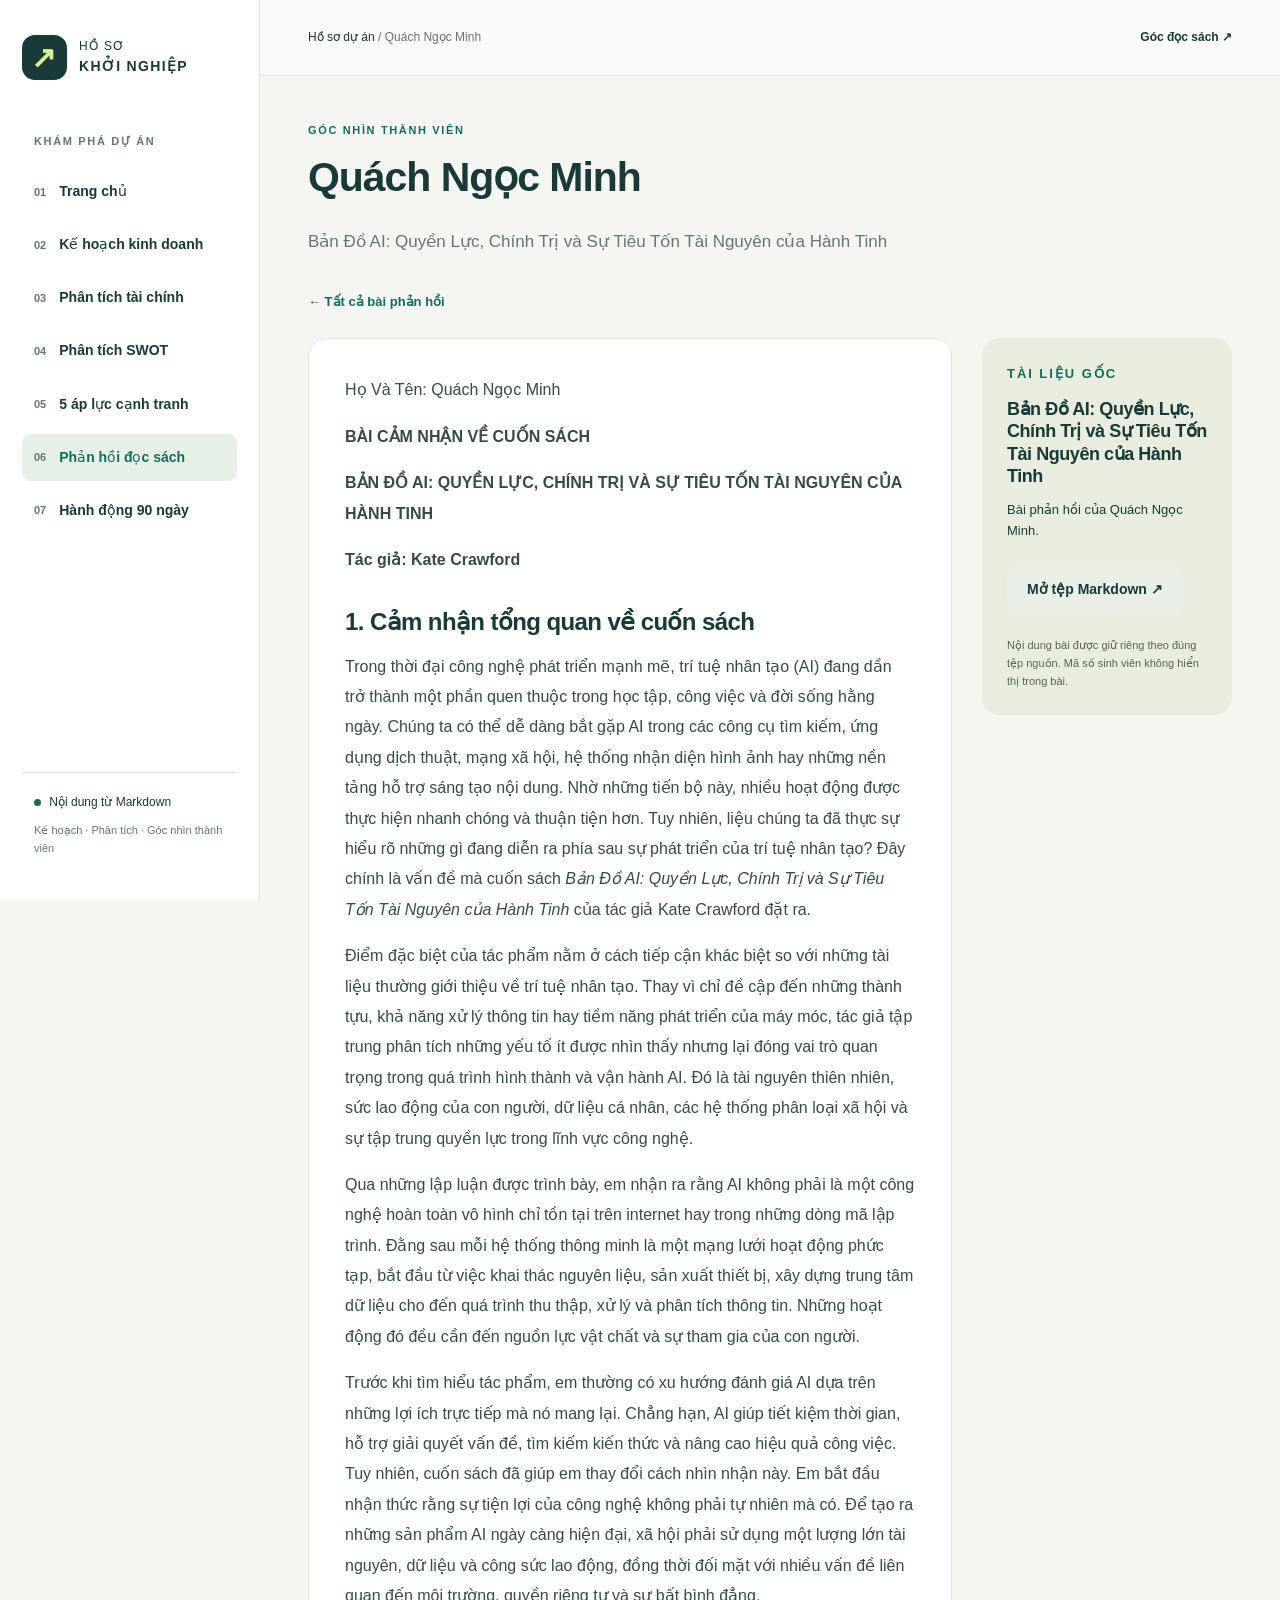
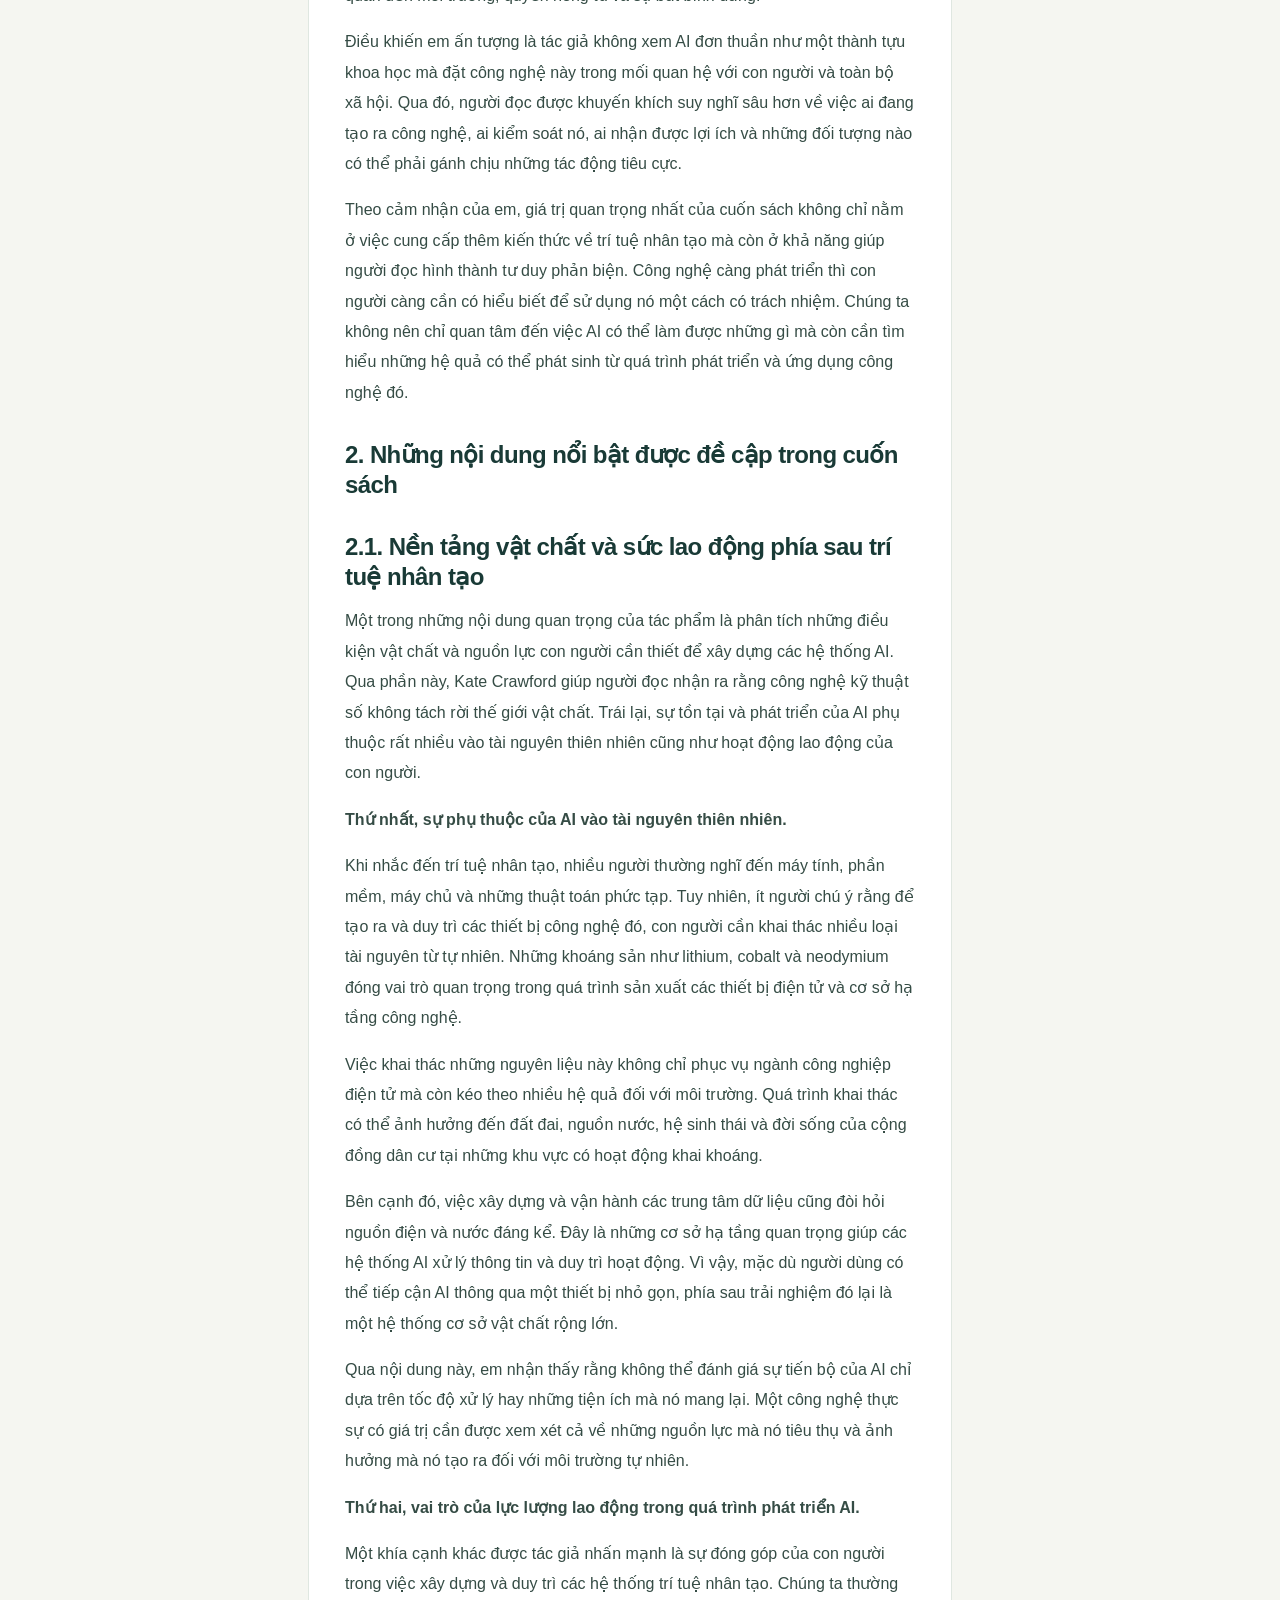
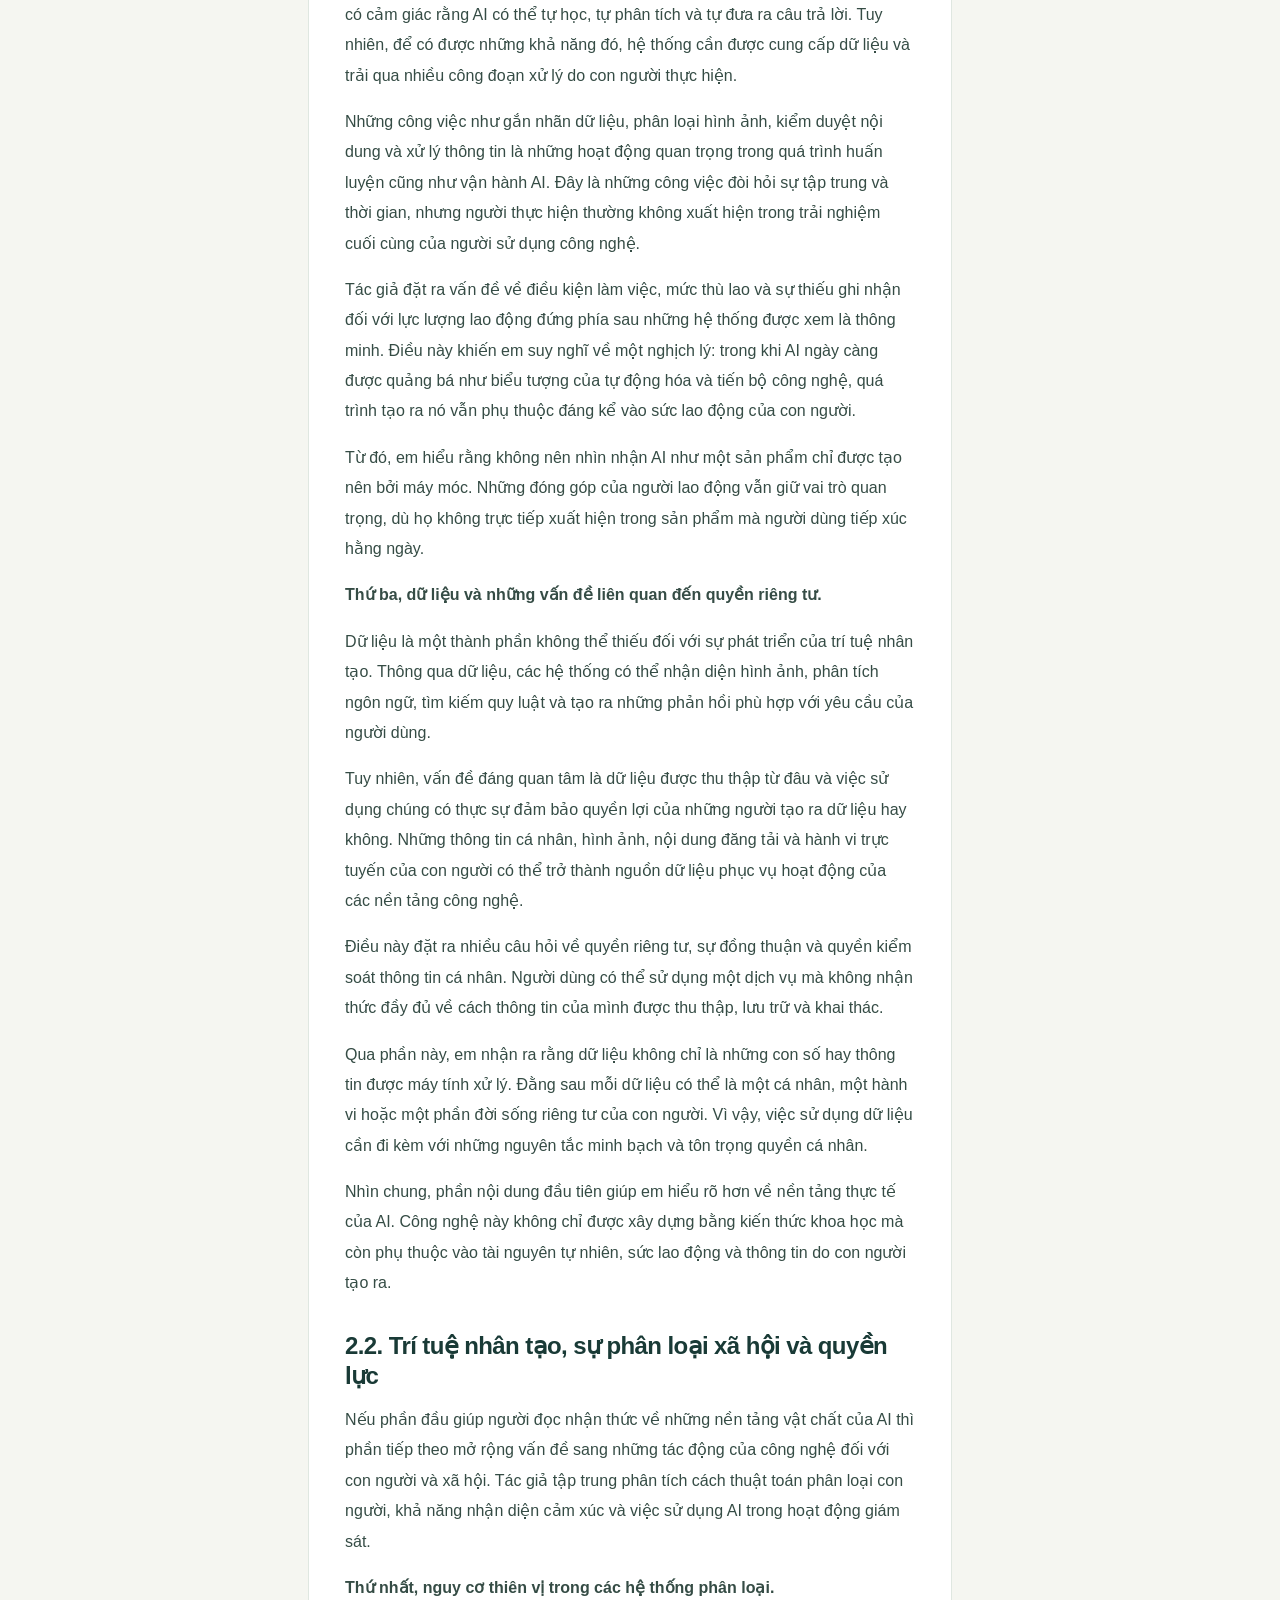
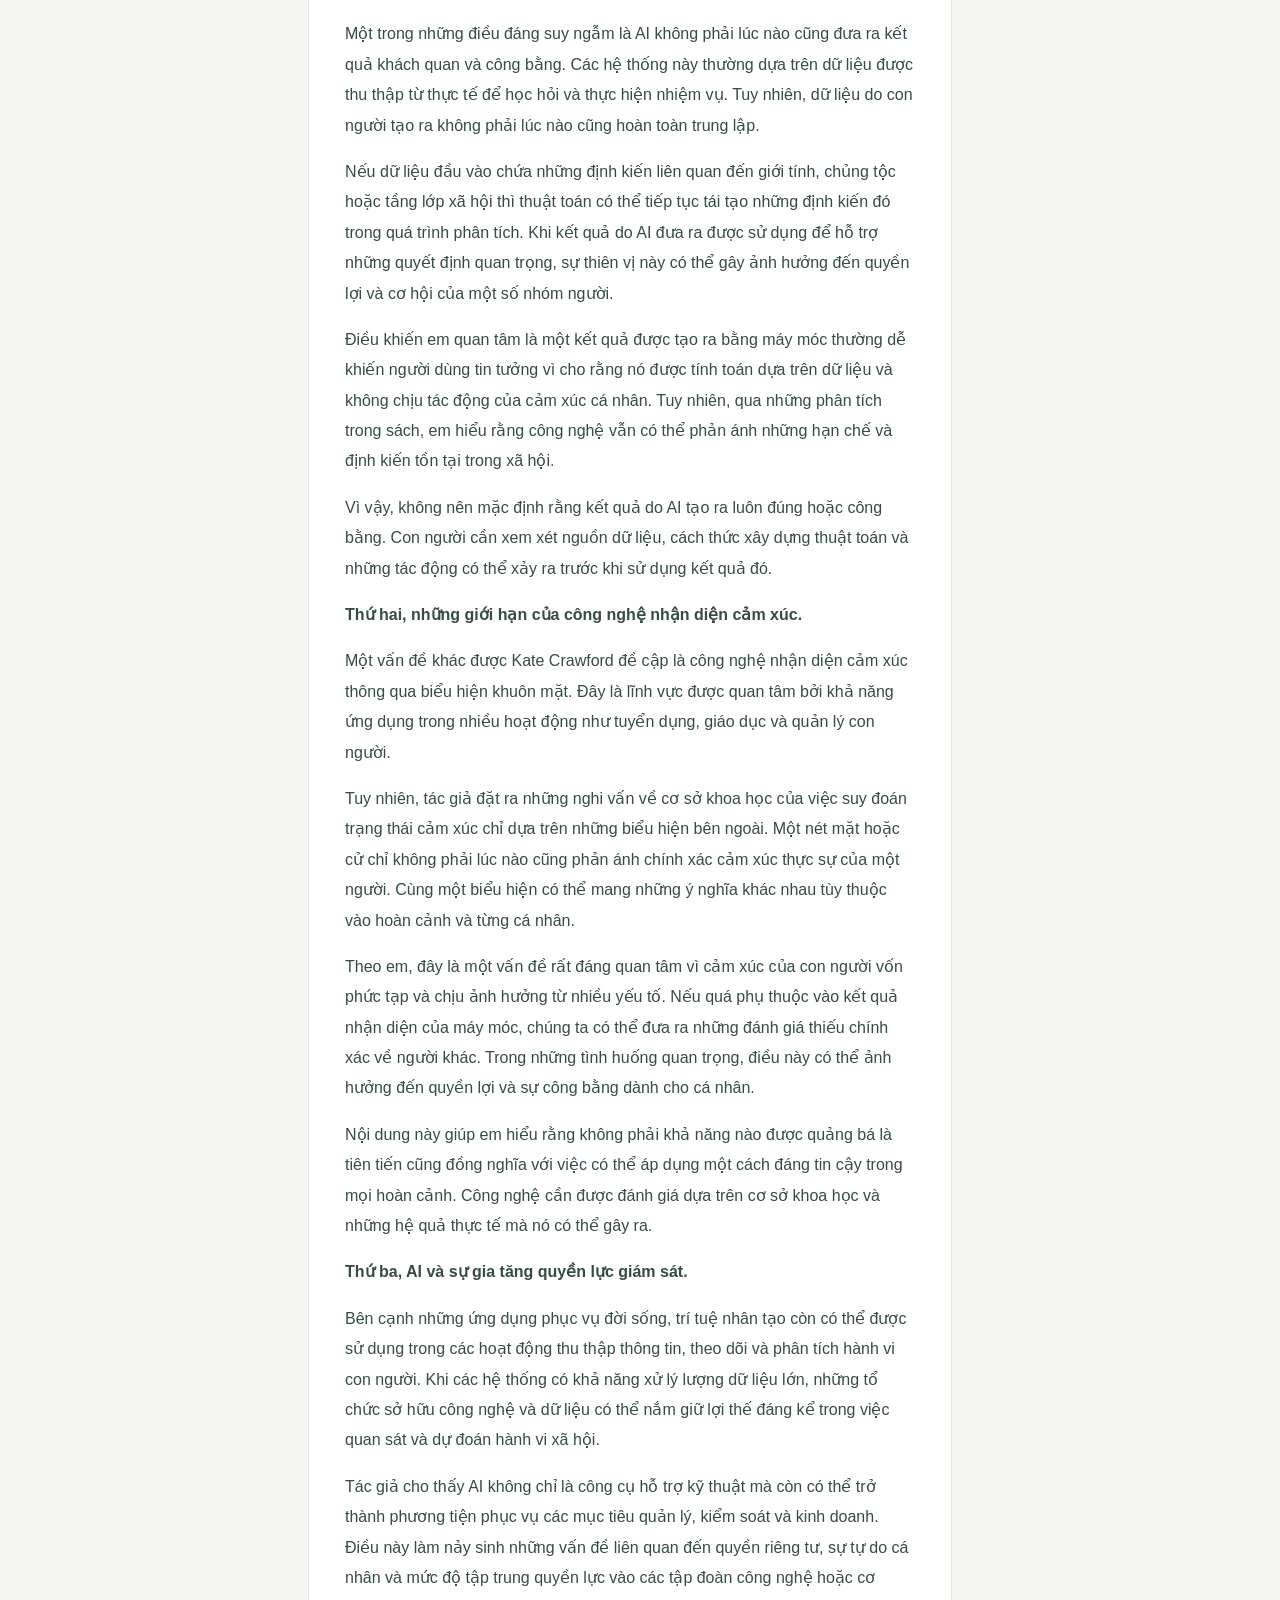
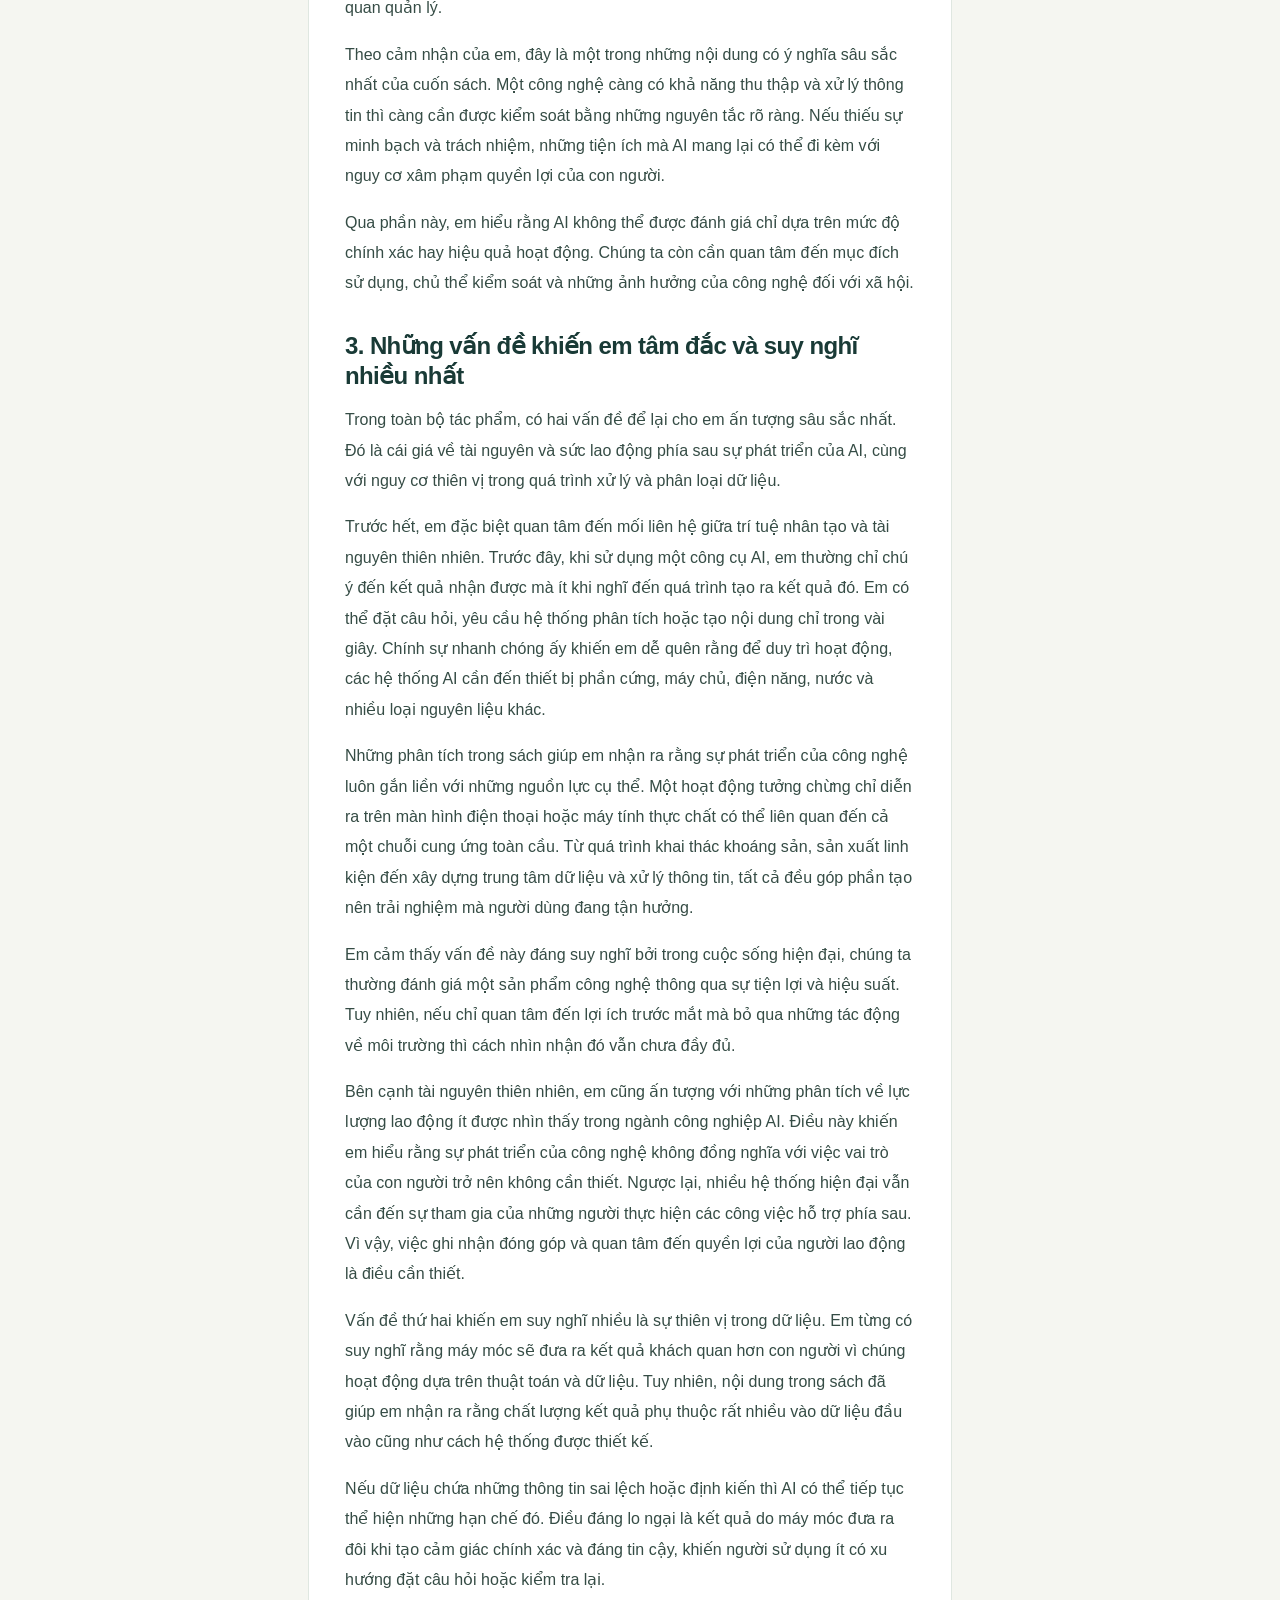
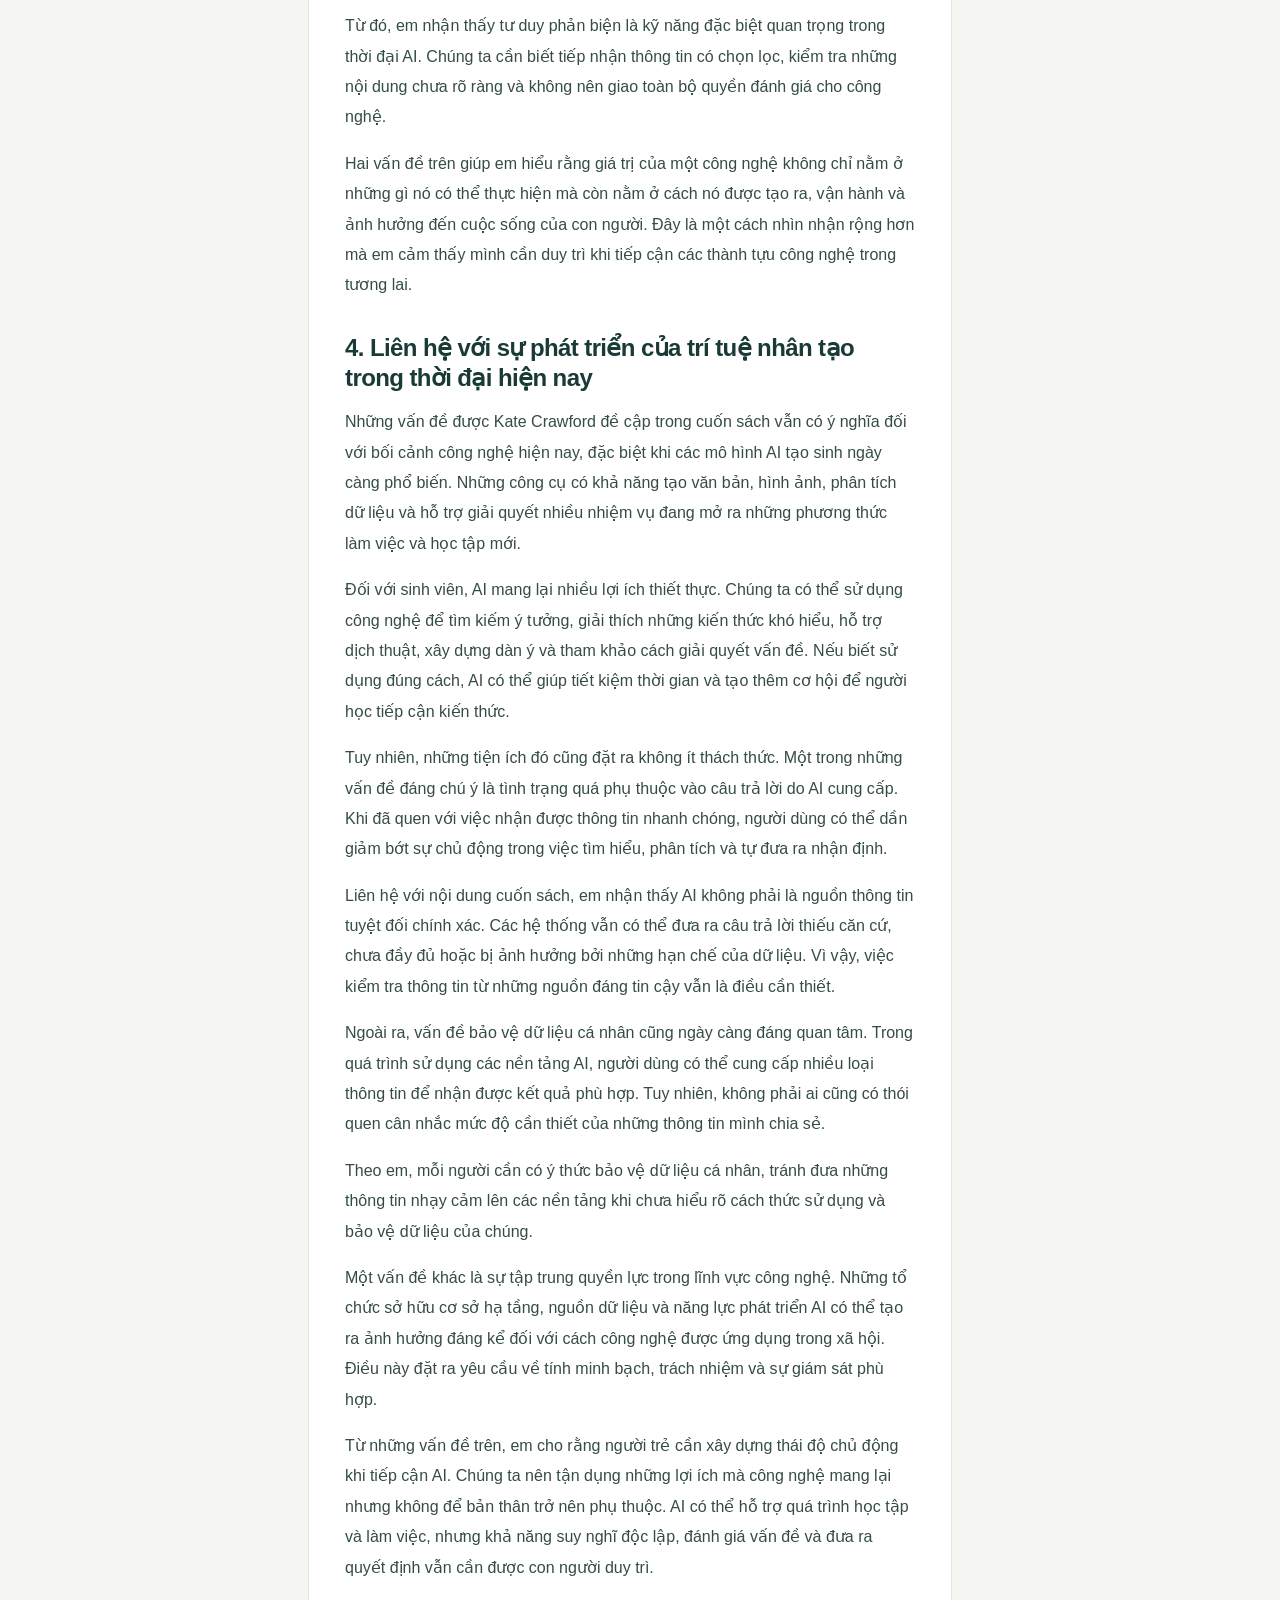
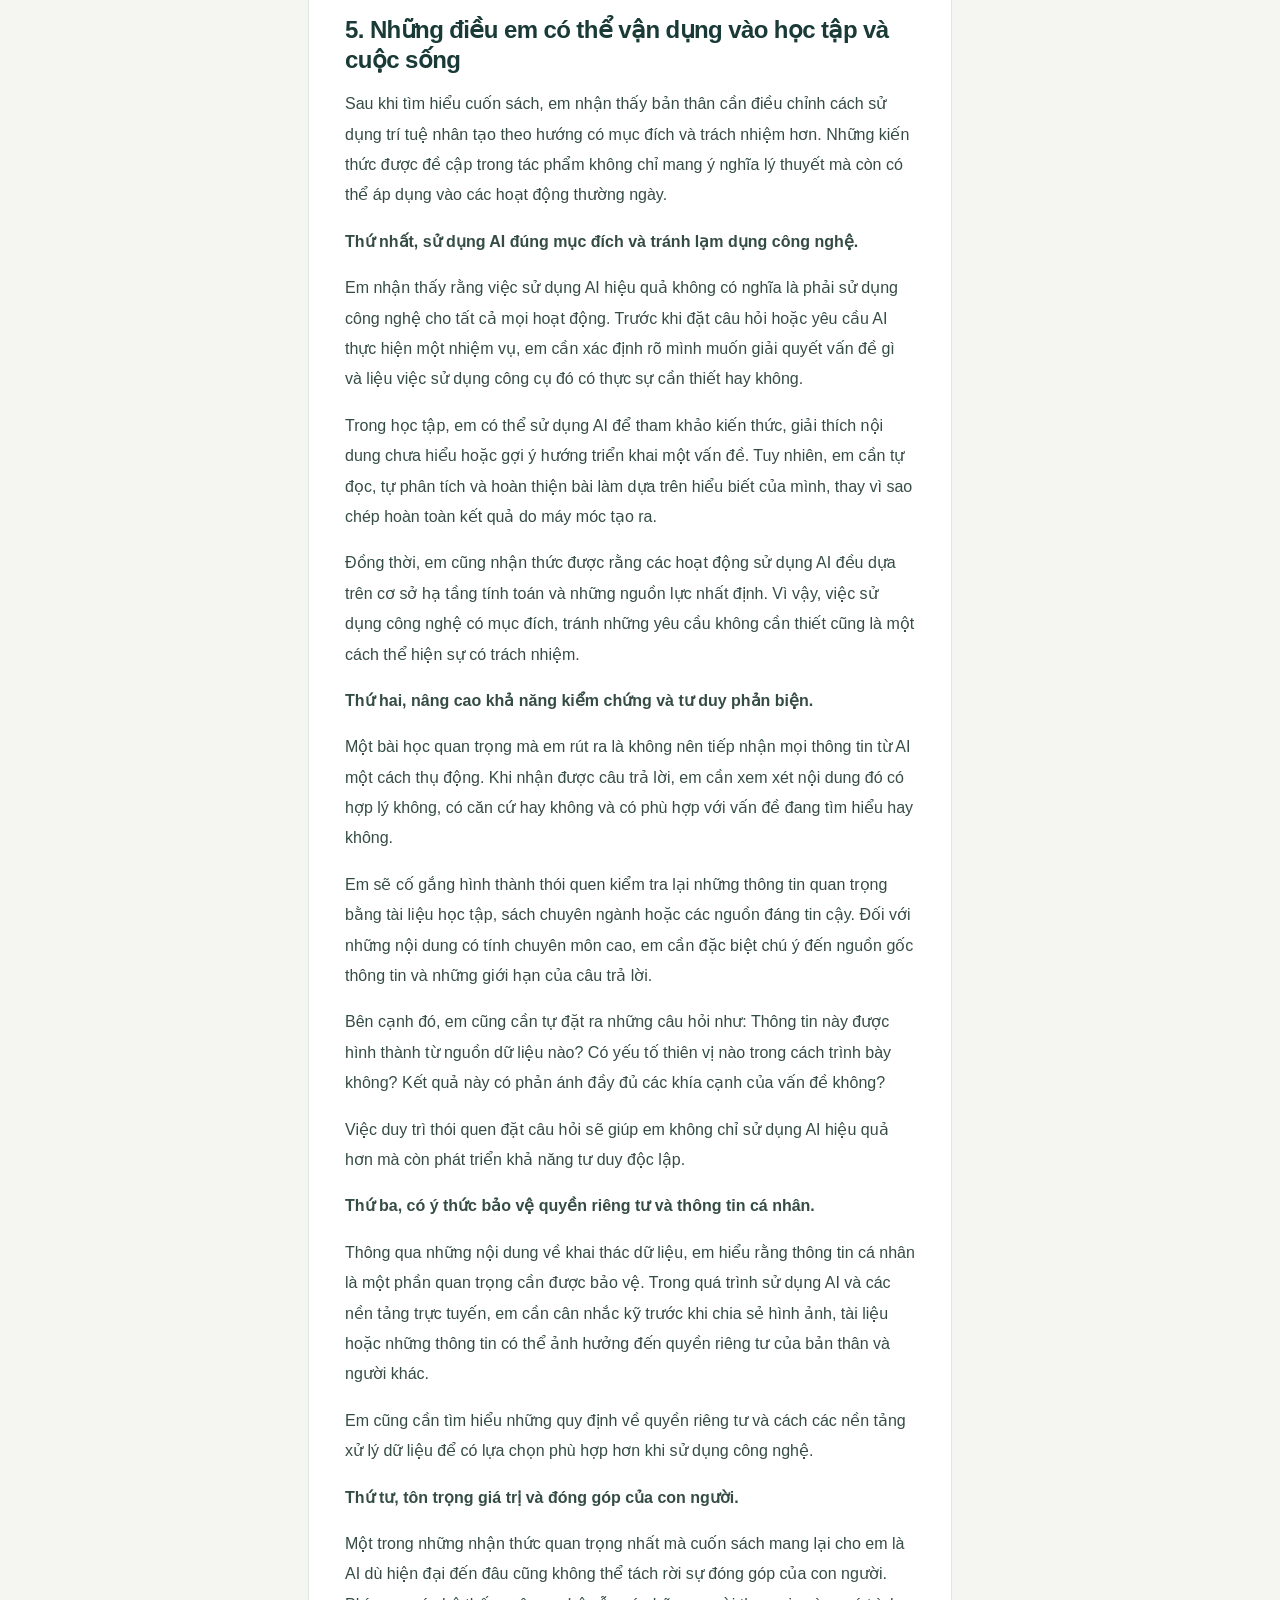
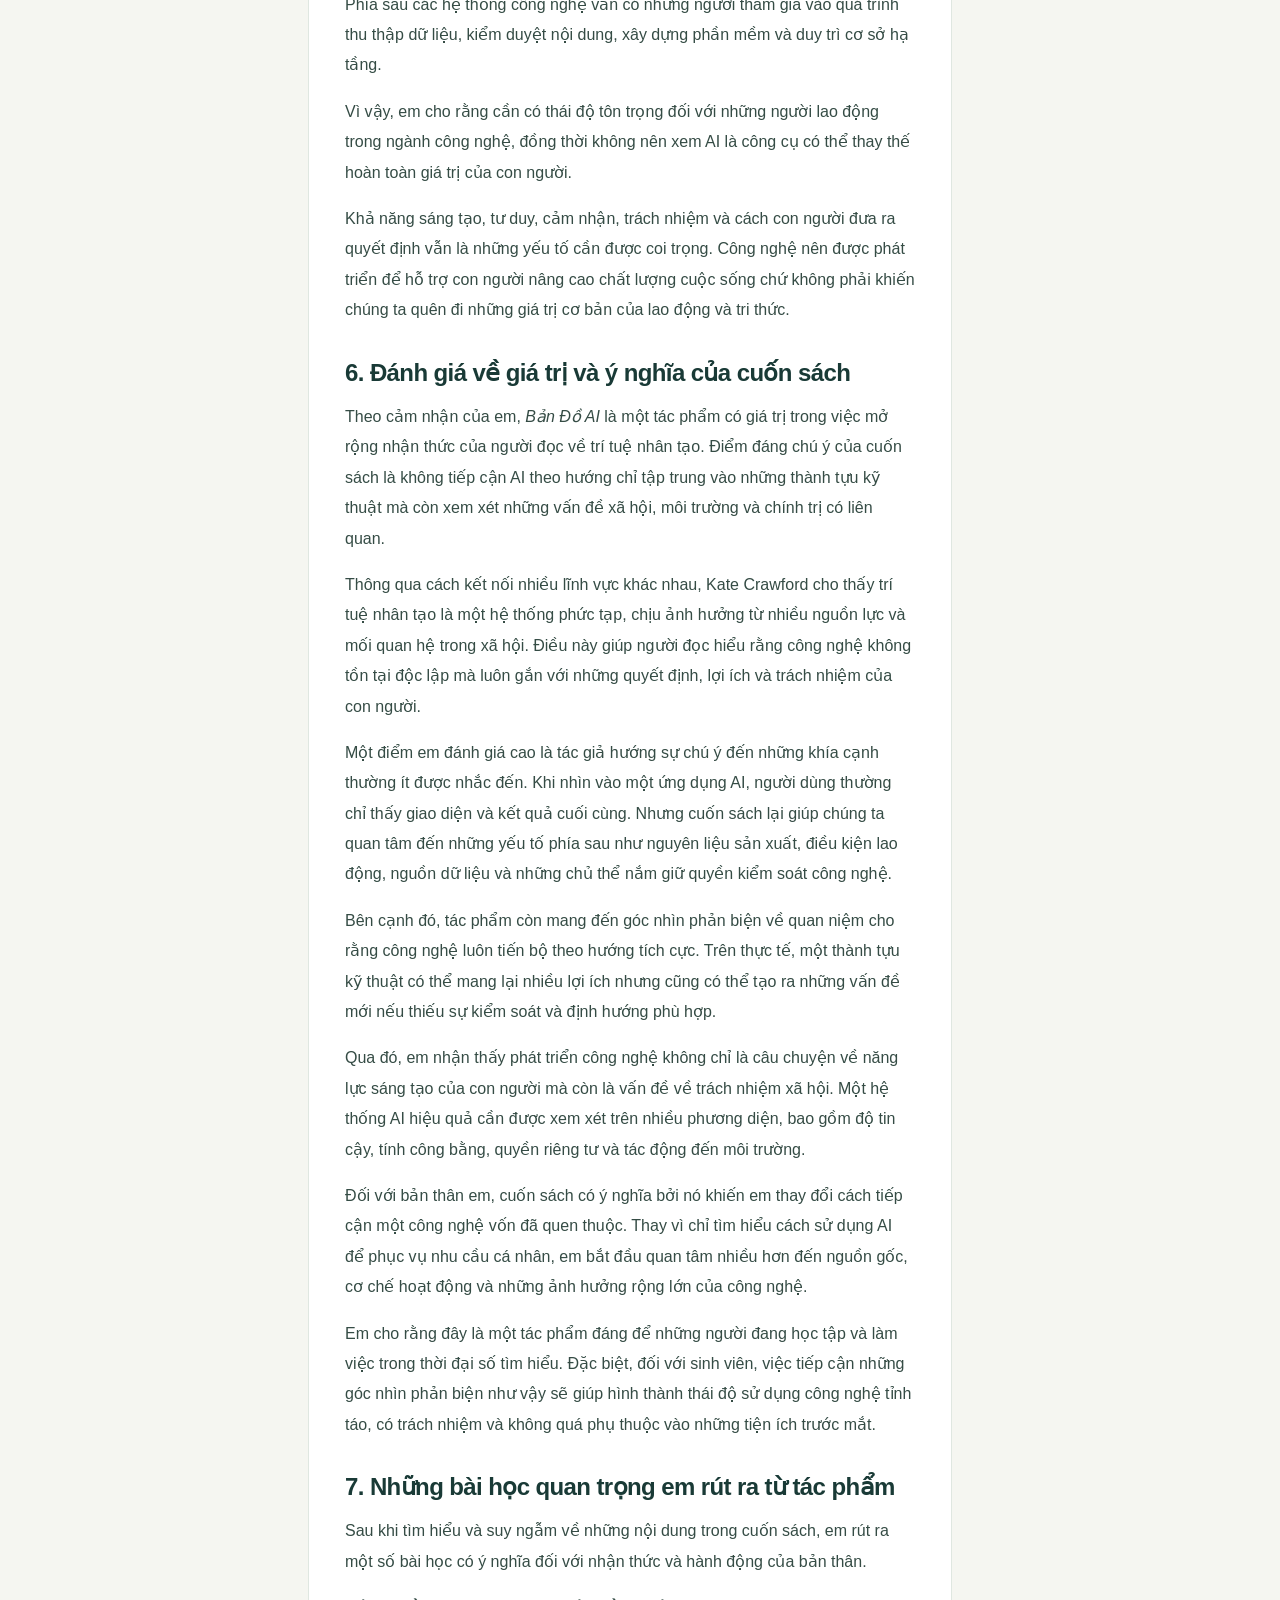
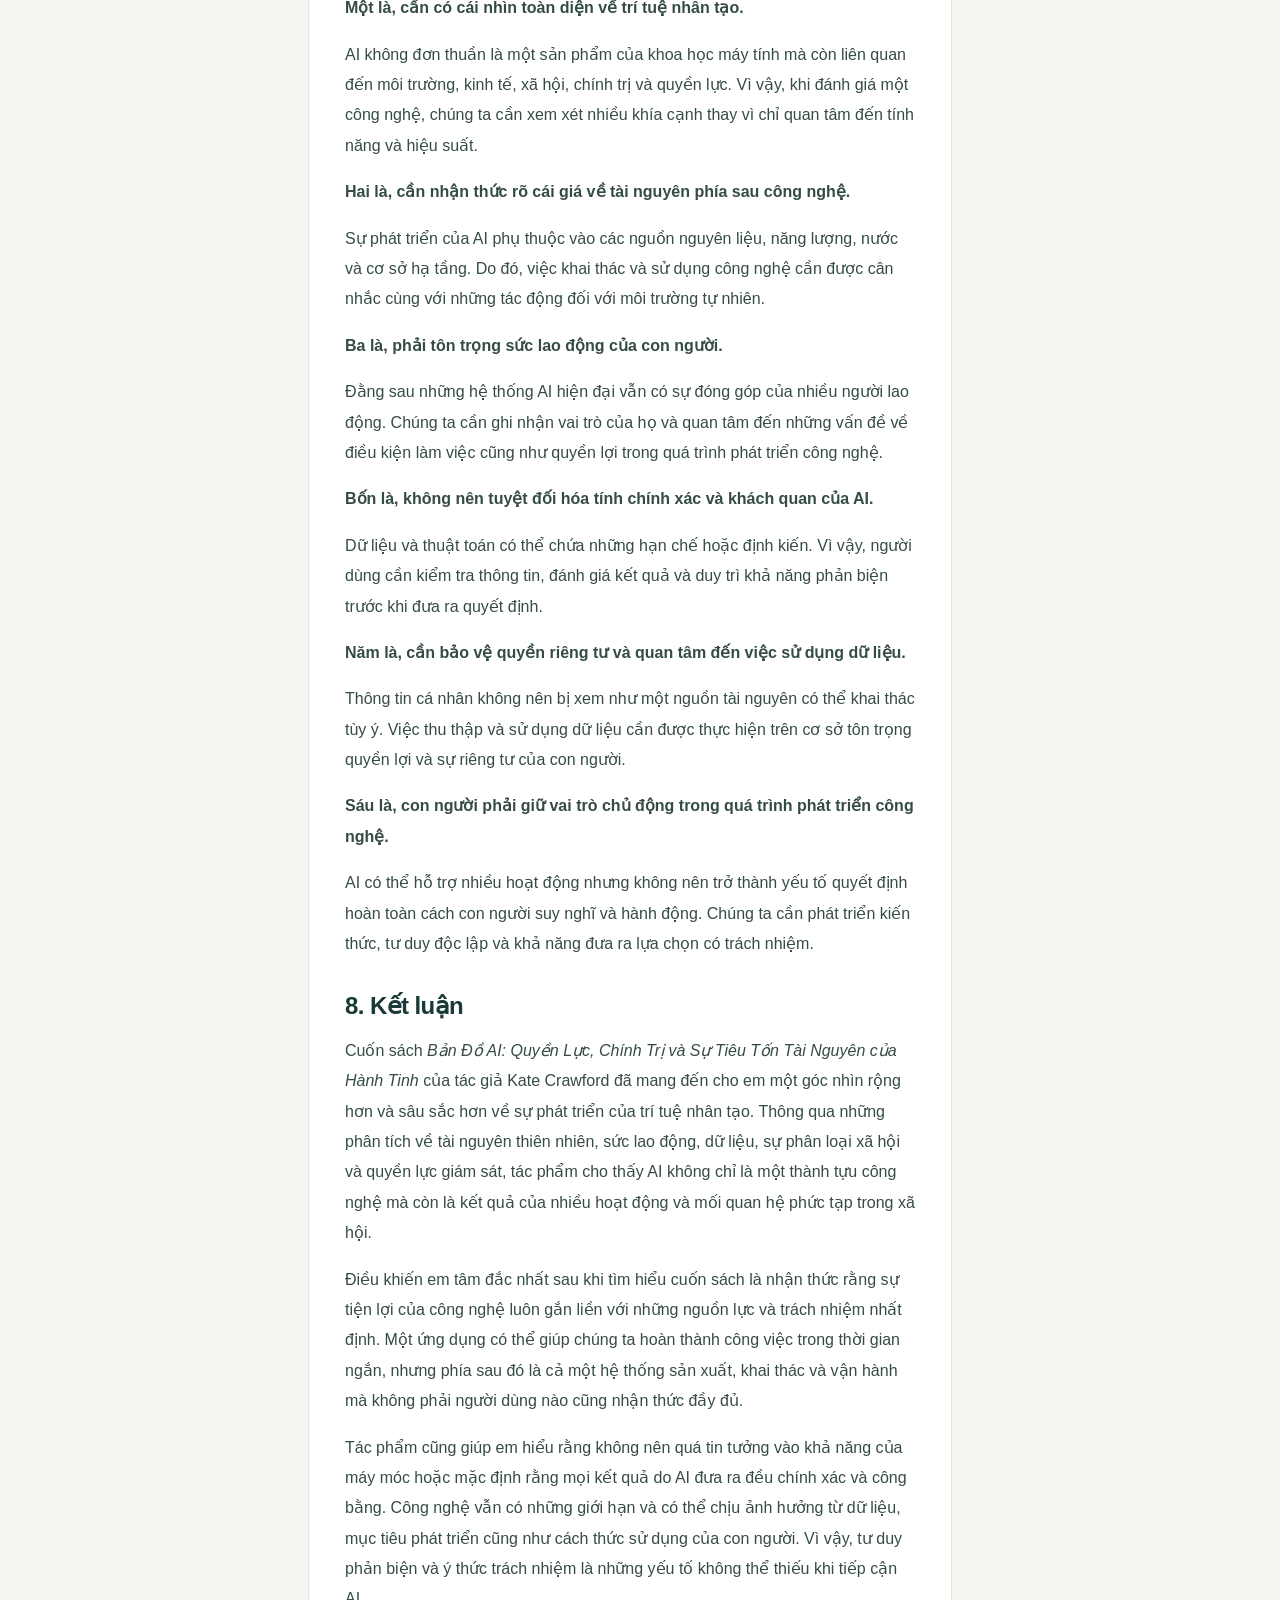
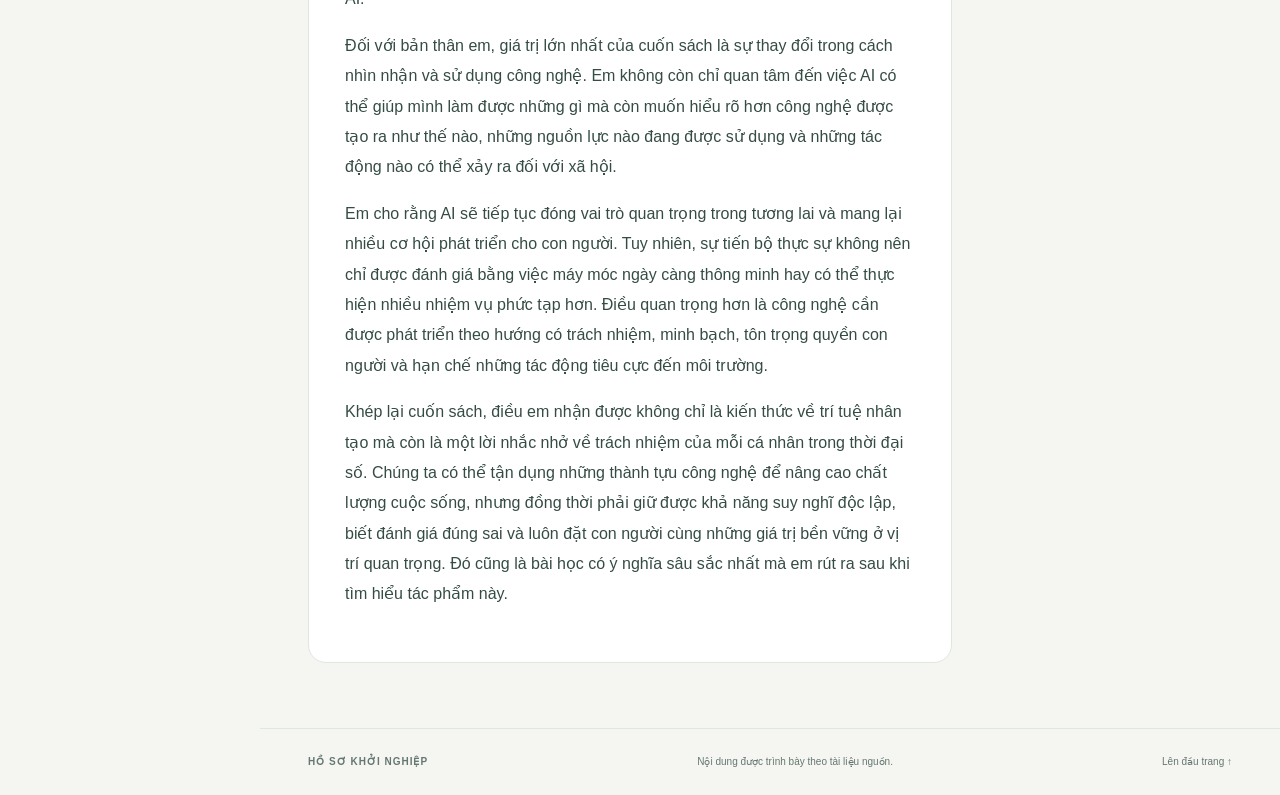
<file: reflection-03.html>
<!doctype html>
<html lang="vi"><head><meta charset="utf-8"><meta name="viewport" content="width=device-width, initial-scale=1"><meta name="description" content="Bản Đồ AI: Quyền Lực, Chính Trị và Sự Tiêu Tốn Tài Nguyên của Hành Tinh"><title>Quách Ngọc Minh · Hồ sơ khởi nghiệp</title><link rel="stylesheet" href="style.css"></head>
<body><a class="skip" href="#main">Đến nội dung chính</a><aside class="sidebar"><a class="brand" href="index.html"><b class="brandmark">↗</b><span>HỒ SƠ<br><strong>KHỞI NGHIỆP</strong></span></a><p class="nav-label">KHÁM PHÁ DỰ ÁN</p><nav aria-label="Điều hướng chính"><a href="index.html"><span>01</span>Trang chủ</a><a href="business-plan.html"><span>02</span>Kế hoạch kinh doanh</a><a href="financial-analysis.html"><span>03</span>Phân tích tài chính</a><a href="swot.html"><span>04</span>Phân tích SWOT</a><a href="five-forces.html"><span>05</span>5 áp lực cạnh tranh</a><a href="reflections.html" aria-current="page"><span>06</span>Phản hồi đọc sách</a><a href="action-plan.html"><span>07</span>Hành động 90 ngày</a></nav><div class="side-note"><span class="dot"></span> Nội dung từ Markdown<p>Kế hoạch · Phân tích · Góc nhìn thành viên</p></div></aside>
<div class="workspace"><header class="topbar"><span>Hồ sơ dự án <span class="muted">/ Quách Ngọc Minh</span></span><a href="reflections.html">Góc đọc sách ↗</a></header><main id="main"><div class="page-heading"><p class="eyebrow">GÓC NHÌN THÀNH VIÊN</p><h1>Quách Ngọc Minh</h1><p class="lead">Bản Đồ AI: Quyền Lực, Chính Trị và Sự Tiêu Tốn Tài Nguyên của Hành Tinh</p></div><a class="back" href="reflections.html">← Tất cả bài phản hồi</a><div class="article-layout"><article class="prose"><p>Họ Và Tên: Quách Ngọc Minh</p>
<p><strong>BÀI CẢM NHẬN VỀ CUỐN SÁCH</strong></p>
<p><strong>BẢN ĐỒ AI: QUYỀN LỰC, CHÍNH TRỊ VÀ SỰ TIÊU TỐN TÀI NGUYÊN CỦA HÀNH TINH</strong></p>
<p><strong>Tác giả: Kate Crawford</strong></p>
<h2><strong>1. Cảm nhận tổng quan về cuốn sách</strong></h2>
<p>Trong thời đại công nghệ phát triển mạnh mẽ, trí tuệ nhân tạo (AI) đang dần trở thành một phần quen thuộc trong học tập, công việc và đời sống hằng ngày. Chúng ta có thể dễ dàng bắt gặp AI trong các công cụ tìm kiếm, ứng dụng dịch thuật, mạng xã hội, hệ thống nhận diện hình ảnh hay những nền tảng hỗ trợ sáng tạo nội dung. Nhờ những tiến bộ này, nhiều hoạt động được thực hiện nhanh chóng và thuận tiện hơn. Tuy nhiên, liệu chúng ta đã thực sự hiểu rõ những gì đang diễn ra phía sau sự phát triển của trí tuệ nhân tạo? Đây chính là vấn đề mà cuốn sách <em>Bản Đồ AI: Quyền Lực, Chính Trị và Sự Tiêu Tốn Tài Nguyên của Hành Tinh</em> của tác giả Kate Crawford đặt ra.</p>
<p>Điểm đặc biệt của tác phẩm nằm ở cách tiếp cận khác biệt so với những tài liệu thường giới thiệu về trí tuệ nhân tạo. Thay vì chỉ đề cập đến những thành tựu, khả năng xử lý thông tin hay tiềm năng phát triển của máy móc, tác giả tập trung phân tích những yếu tố ít được nhìn thấy nhưng lại đóng vai trò quan trọng trong quá trình hình thành và vận hành AI. Đó là tài nguyên thiên nhiên, sức lao động của con người, dữ liệu cá nhân, các hệ thống phân loại xã hội và sự tập trung quyền lực trong lĩnh vực công nghệ.</p>
<p>Qua những lập luận được trình bày, em nhận ra rằng AI không phải là một công nghệ hoàn toàn vô hình chỉ tồn tại trên internet hay trong những dòng mã lập trình. Đằng sau mỗi hệ thống thông minh là một mạng lưới hoạt động phức tạp, bắt đầu từ việc khai thác nguyên liệu, sản xuất thiết bị, xây dựng trung tâm dữ liệu cho đến quá trình thu thập, xử lý và phân tích thông tin. Những hoạt động đó đều cần đến nguồn lực vật chất và sự tham gia của con người.</p>
<p>Trước khi tìm hiểu tác phẩm, em thường có xu hướng đánh giá AI dựa trên những lợi ích trực tiếp mà nó mang lại. Chẳng hạn, AI giúp tiết kiệm thời gian, hỗ trợ giải quyết vấn đề, tìm kiếm kiến thức và nâng cao hiệu quả công việc. Tuy nhiên, cuốn sách đã giúp em thay đổi cách nhìn nhận này. Em bắt đầu nhận thức rằng sự tiện lợi của công nghệ không phải tự nhiên mà có. Để tạo ra những sản phẩm AI ngày càng hiện đại, xã hội phải sử dụng một lượng lớn tài nguyên, dữ liệu và công sức lao động, đồng thời đối mặt với nhiều vấn đề liên quan đến môi trường, quyền riêng tư và sự bất bình đẳng.</p>
<p>Điều khiến em ấn tượng là tác giả không xem AI đơn thuần như một thành tựu khoa học mà đặt công nghệ này trong mối quan hệ với con người và toàn bộ xã hội. Qua đó, người đọc được khuyến khích suy nghĩ sâu hơn về việc ai đang tạo ra công nghệ, ai kiểm soát nó, ai nhận được lợi ích và những đối tượng nào có thể phải gánh chịu những tác động tiêu cực.</p>
<p>Theo cảm nhận của em, giá trị quan trọng nhất của cuốn sách không chỉ nằm ở việc cung cấp thêm kiến thức về trí tuệ nhân tạo mà còn ở khả năng giúp người đọc hình thành tư duy phản biện. Công nghệ càng phát triển thì con người càng cần có hiểu biết để sử dụng nó một cách có trách nhiệm. Chúng ta không nên chỉ quan tâm đến việc AI có thể làm được những gì mà còn cần tìm hiểu những hệ quả có thể phát sinh từ quá trình phát triển và ứng dụng công nghệ đó.</p>
<h2><strong>2. Những nội dung nổi bật được đề cập trong cuốn sách</strong></h2>
<h2><strong>2.1. Nền tảng vật chất và sức lao động phía sau trí tuệ nhân tạo</strong></h2>
<p>Một trong những nội dung quan trọng của tác phẩm là phân tích những điều kiện vật chất và nguồn lực con người cần thiết để xây dựng các hệ thống AI. Qua phần này, Kate Crawford giúp người đọc nhận ra rằng công nghệ kỹ thuật số không tách rời thế giới vật chất. Trái lại, sự tồn tại và phát triển của AI phụ thuộc rất nhiều vào tài nguyên thiên nhiên cũng như hoạt động lao động của con người.</p>
<p><strong>Thứ nhất, sự phụ thuộc của AI vào tài nguyên thiên nhiên.</strong></p>
<p>Khi nhắc đến trí tuệ nhân tạo, nhiều người thường nghĩ đến máy tính, phần mềm, máy chủ và những thuật toán phức tạp. Tuy nhiên, ít người chú ý rằng để tạo ra và duy trì các thiết bị công nghệ đó, con người cần khai thác nhiều loại tài nguyên từ tự nhiên. Những khoáng sản như lithium, cobalt và neodymium đóng vai trò quan trọng trong quá trình sản xuất các thiết bị điện tử và cơ sở hạ tầng công nghệ.</p>
<p>Việc khai thác những nguyên liệu này không chỉ phục vụ ngành công nghiệp điện tử mà còn kéo theo nhiều hệ quả đối với môi trường. Quá trình khai thác có thể ảnh hưởng đến đất đai, nguồn nước, hệ sinh thái và đời sống của cộng đồng dân cư tại những khu vực có hoạt động khai khoáng.</p>
<p>Bên cạnh đó, việc xây dựng và vận hành các trung tâm dữ liệu cũng đòi hỏi nguồn điện và nước đáng kể. Đây là những cơ sở hạ tầng quan trọng giúp các hệ thống AI xử lý thông tin và duy trì hoạt động. Vì vậy, mặc dù người dùng có thể tiếp cận AI thông qua một thiết bị nhỏ gọn, phía sau trải nghiệm đó lại là một hệ thống cơ sở vật chất rộng lớn.</p>
<p>Qua nội dung này, em nhận thấy rằng không thể đánh giá sự tiến bộ của AI chỉ dựa trên tốc độ xử lý hay những tiện ích mà nó mang lại. Một công nghệ thực sự có giá trị cần được xem xét cả về những nguồn lực mà nó tiêu thụ và ảnh hưởng mà nó tạo ra đối với môi trường tự nhiên.</p>
<p><strong>Thứ hai, vai trò của lực lượng lao động trong quá trình phát triển AI.</strong></p>
<p>Một khía cạnh khác được tác giả nhấn mạnh là sự đóng góp của con người trong việc xây dựng và duy trì các hệ thống trí tuệ nhân tạo. Chúng ta thường có cảm giác rằng AI có thể tự học, tự phân tích và tự đưa ra câu trả lời. Tuy nhiên, để có được những khả năng đó, hệ thống cần được cung cấp dữ liệu và trải qua nhiều công đoạn xử lý do con người thực hiện.</p>
<p>Những công việc như gắn nhãn dữ liệu, phân loại hình ảnh, kiểm duyệt nội dung và xử lý thông tin là những hoạt động quan trọng trong quá trình huấn luyện cũng như vận hành AI. Đây là những công việc đòi hỏi sự tập trung và thời gian, nhưng người thực hiện thường không xuất hiện trong trải nghiệm cuối cùng của người sử dụng công nghệ.</p>
<p>Tác giả đặt ra vấn đề về điều kiện làm việc, mức thù lao và sự thiếu ghi nhận đối với lực lượng lao động đứng phía sau những hệ thống được xem là thông minh. Điều này khiến em suy nghĩ về một nghịch lý: trong khi AI ngày càng được quảng bá như biểu tượng của tự động hóa và tiến bộ công nghệ, quá trình tạo ra nó vẫn phụ thuộc đáng kể vào sức lao động của con người.</p>
<p>Từ đó, em hiểu rằng không nên nhìn nhận AI như một sản phẩm chỉ được tạo nên bởi máy móc. Những đóng góp của người lao động vẫn giữ vai trò quan trọng, dù họ không trực tiếp xuất hiện trong sản phẩm mà người dùng tiếp xúc hằng ngày.</p>
<p><strong>Thứ ba, dữ liệu và những vấn đề liên quan đến quyền riêng tư.</strong></p>
<p>Dữ liệu là một thành phần không thể thiếu đối với sự phát triển của trí tuệ nhân tạo. Thông qua dữ liệu, các hệ thống có thể nhận diện hình ảnh, phân tích ngôn ngữ, tìm kiếm quy luật và tạo ra những phản hồi phù hợp với yêu cầu của người dùng.</p>
<p>Tuy nhiên, vấn đề đáng quan tâm là dữ liệu được thu thập từ đâu và việc sử dụng chúng có thực sự đảm bảo quyền lợi của những người tạo ra dữ liệu hay không. Những thông tin cá nhân, hình ảnh, nội dung đăng tải và hành vi trực tuyến của con người có thể trở thành nguồn dữ liệu phục vụ hoạt động của các nền tảng công nghệ.</p>
<p>Điều này đặt ra nhiều câu hỏi về quyền riêng tư, sự đồng thuận và quyền kiểm soát thông tin cá nhân. Người dùng có thể sử dụng một dịch vụ mà không nhận thức đầy đủ về cách thông tin của mình được thu thập, lưu trữ và khai thác.</p>
<p>Qua phần này, em nhận ra rằng dữ liệu không chỉ là những con số hay thông tin được máy tính xử lý. Đằng sau mỗi dữ liệu có thể là một cá nhân, một hành vi hoặc một phần đời sống riêng tư của con người. Vì vậy, việc sử dụng dữ liệu cần đi kèm với những nguyên tắc minh bạch và tôn trọng quyền cá nhân.</p>
<p>Nhìn chung, phần nội dung đầu tiên giúp em hiểu rõ hơn về nền tảng thực tế của AI. Công nghệ này không chỉ được xây dựng bằng kiến thức khoa học mà còn phụ thuộc vào tài nguyên tự nhiên, sức lao động và thông tin do con người tạo ra.</p>
<h2><strong>2.2. Trí tuệ nhân tạo, sự phân loại xã hội và quyền lực</strong></h2>
<p>Nếu phần đầu giúp người đọc nhận thức về những nền tảng vật chất của AI thì phần tiếp theo mở rộng vấn đề sang những tác động của công nghệ đối với con người và xã hội. Tác giả tập trung phân tích cách thuật toán phân loại con người, khả năng nhận diện cảm xúc và việc sử dụng AI trong hoạt động giám sát.</p>
<p><strong>Thứ nhất, nguy cơ thiên vị trong các hệ thống phân loại.</strong></p>
<p>Một trong những điều đáng suy ngẫm là AI không phải lúc nào cũng đưa ra kết quả khách quan và công bằng. Các hệ thống này thường dựa trên dữ liệu được thu thập từ thực tế để học hỏi và thực hiện nhiệm vụ. Tuy nhiên, dữ liệu do con người tạo ra không phải lúc nào cũng hoàn toàn trung lập.</p>
<p>Nếu dữ liệu đầu vào chứa những định kiến liên quan đến giới tính, chủng tộc hoặc tầng lớp xã hội thì thuật toán có thể tiếp tục tái tạo những định kiến đó trong quá trình phân tích. Khi kết quả do AI đưa ra được sử dụng để hỗ trợ những quyết định quan trọng, sự thiên vị này có thể gây ảnh hưởng đến quyền lợi và cơ hội của một số nhóm người.</p>
<p>Điều khiến em quan tâm là một kết quả được tạo ra bằng máy móc thường dễ khiến người dùng tin tưởng vì cho rằng nó được tính toán dựa trên dữ liệu và không chịu tác động của cảm xúc cá nhân. Tuy nhiên, qua những phân tích trong sách, em hiểu rằng công nghệ vẫn có thể phản ánh những hạn chế và định kiến tồn tại trong xã hội.</p>
<p>Vì vậy, không nên mặc định rằng kết quả do AI tạo ra luôn đúng hoặc công bằng. Con người cần xem xét nguồn dữ liệu, cách thức xây dựng thuật toán và những tác động có thể xảy ra trước khi sử dụng kết quả đó.</p>
<p><strong>Thứ hai, những giới hạn của công nghệ nhận diện cảm xúc.</strong></p>
<p>Một vấn đề khác được Kate Crawford đề cập là công nghệ nhận diện cảm xúc thông qua biểu hiện khuôn mặt. Đây là lĩnh vực được quan tâm bởi khả năng ứng dụng trong nhiều hoạt động như tuyển dụng, giáo dục và quản lý con người.</p>
<p>Tuy nhiên, tác giả đặt ra những nghi vấn về cơ sở khoa học của việc suy đoán trạng thái cảm xúc chỉ dựa trên những biểu hiện bên ngoài. Một nét mặt hoặc cử chỉ không phải lúc nào cũng phản ánh chính xác cảm xúc thực sự của một người. Cùng một biểu hiện có thể mang những ý nghĩa khác nhau tùy thuộc vào hoàn cảnh và từng cá nhân.</p>
<p>Theo em, đây là một vấn đề rất đáng quan tâm vì cảm xúc của con người vốn phức tạp và chịu ảnh hưởng từ nhiều yếu tố. Nếu quá phụ thuộc vào kết quả nhận diện của máy móc, chúng ta có thể đưa ra những đánh giá thiếu chính xác về người khác. Trong những tình huống quan trọng, điều này có thể ảnh hưởng đến quyền lợi và sự công bằng dành cho cá nhân.</p>
<p>Nội dung này giúp em hiểu rằng không phải khả năng nào được quảng bá là tiên tiến cũng đồng nghĩa với việc có thể áp dụng một cách đáng tin cậy trong mọi hoàn cảnh. Công nghệ cần được đánh giá dựa trên cơ sở khoa học và những hệ quả thực tế mà nó có thể gây ra.</p>
<p><strong>Thứ ba, AI và sự gia tăng quyền lực giám sát.</strong></p>
<p>Bên cạnh những ứng dụng phục vụ đời sống, trí tuệ nhân tạo còn có thể được sử dụng trong các hoạt động thu thập thông tin, theo dõi và phân tích hành vi con người. Khi các hệ thống có khả năng xử lý lượng dữ liệu lớn, những tổ chức sở hữu công nghệ và dữ liệu có thể nắm giữ lợi thế đáng kể trong việc quan sát và dự đoán hành vi xã hội.</p>
<p>Tác giả cho thấy AI không chỉ là công cụ hỗ trợ kỹ thuật mà còn có thể trở thành phương tiện phục vụ các mục tiêu quản lý, kiểm soát và kinh doanh. Điều này làm nảy sinh những vấn đề liên quan đến quyền riêng tư, sự tự do cá nhân và mức độ tập trung quyền lực vào các tập đoàn công nghệ hoặc cơ quan quản lý.</p>
<p>Theo cảm nhận của em, đây là một trong những nội dung có ý nghĩa sâu sắc nhất của cuốn sách. Một công nghệ càng có khả năng thu thập và xử lý thông tin thì càng cần được kiểm soát bằng những nguyên tắc rõ ràng. Nếu thiếu sự minh bạch và trách nhiệm, những tiện ích mà AI mang lại có thể đi kèm với nguy cơ xâm phạm quyền lợi của con người.</p>
<p>Qua phần này, em hiểu rằng AI không thể được đánh giá chỉ dựa trên mức độ chính xác hay hiệu quả hoạt động. Chúng ta còn cần quan tâm đến mục đích sử dụng, chủ thể kiểm soát và những ảnh hưởng của công nghệ đối với xã hội.</p>
<h2><strong>3. Những vấn đề khiến em tâm đắc và suy nghĩ nhiều nhất</strong></h2>
<p>Trong toàn bộ tác phẩm, có hai vấn đề để lại cho em ấn tượng sâu sắc nhất. Đó là cái giá về tài nguyên và sức lao động phía sau sự phát triển của AI, cùng với nguy cơ thiên vị trong quá trình xử lý và phân loại dữ liệu.</p>
<p>Trước hết, em đặc biệt quan tâm đến mối liên hệ giữa trí tuệ nhân tạo và tài nguyên thiên nhiên. Trước đây, khi sử dụng một công cụ AI, em thường chỉ chú ý đến kết quả nhận được mà ít khi nghĩ đến quá trình tạo ra kết quả đó. Em có thể đặt câu hỏi, yêu cầu hệ thống phân tích hoặc tạo nội dung chỉ trong vài giây. Chính sự nhanh chóng ấy khiến em dễ quên rằng để duy trì hoạt động, các hệ thống AI cần đến thiết bị phần cứng, máy chủ, điện năng, nước và nhiều loại nguyên liệu khác.</p>
<p>Những phân tích trong sách giúp em nhận ra rằng sự phát triển của công nghệ luôn gắn liền với những nguồn lực cụ thể. Một hoạt động tưởng chừng chỉ diễn ra trên màn hình điện thoại hoặc máy tính thực chất có thể liên quan đến cả một chuỗi cung ứng toàn cầu. Từ quá trình khai thác khoáng sản, sản xuất linh kiện đến xây dựng trung tâm dữ liệu và xử lý thông tin, tất cả đều góp phần tạo nên trải nghiệm mà người dùng đang tận hưởng.</p>
<p>Em cảm thấy vấn đề này đáng suy nghĩ bởi trong cuộc sống hiện đại, chúng ta thường đánh giá một sản phẩm công nghệ thông qua sự tiện lợi và hiệu suất. Tuy nhiên, nếu chỉ quan tâm đến lợi ích trước mắt mà bỏ qua những tác động về môi trường thì cách nhìn nhận đó vẫn chưa đầy đủ.</p>
<p>Bên cạnh tài nguyên thiên nhiên, em cũng ấn tượng với những phân tích về lực lượng lao động ít được nhìn thấy trong ngành công nghiệp AI. Điều này khiến em hiểu rằng sự phát triển của công nghệ không đồng nghĩa với việc vai trò của con người trở nên không cần thiết. Ngược lại, nhiều hệ thống hiện đại vẫn cần đến sự tham gia của những người thực hiện các công việc hỗ trợ phía sau. Vì vậy, việc ghi nhận đóng góp và quan tâm đến quyền lợi của người lao động là điều cần thiết.</p>
<p>Vấn đề thứ hai khiến em suy nghĩ nhiều là sự thiên vị trong dữ liệu. Em từng có suy nghĩ rằng máy móc sẽ đưa ra kết quả khách quan hơn con người vì chúng hoạt động dựa trên thuật toán và dữ liệu. Tuy nhiên, nội dung trong sách đã giúp em nhận ra rằng chất lượng kết quả phụ thuộc rất nhiều vào dữ liệu đầu vào cũng như cách hệ thống được thiết kế.</p>
<p>Nếu dữ liệu chứa những thông tin sai lệch hoặc định kiến thì AI có thể tiếp tục thể hiện những hạn chế đó. Điều đáng lo ngại là kết quả do máy móc đưa ra đôi khi tạo cảm giác chính xác và đáng tin cậy, khiến người sử dụng ít có xu hướng đặt câu hỏi hoặc kiểm tra lại.</p>
<p>Từ đó, em nhận thấy tư duy phản biện là kỹ năng đặc biệt quan trọng trong thời đại AI. Chúng ta cần biết tiếp nhận thông tin có chọn lọc, kiểm tra những nội dung chưa rõ ràng và không nên giao toàn bộ quyền đánh giá cho công nghệ.</p>
<p>Hai vấn đề trên giúp em hiểu rằng giá trị của một công nghệ không chỉ nằm ở những gì nó có thể thực hiện mà còn nằm ở cách nó được tạo ra, vận hành và ảnh hưởng đến cuộc sống của con người. Đây là một cách nhìn nhận rộng hơn mà em cảm thấy mình cần duy trì khi tiếp cận các thành tựu công nghệ trong tương lai.</p>
<h2><strong>4. Liên hệ với sự phát triển của trí tuệ nhân tạo trong thời đại hiện nay</strong></h2>
<p>Những vấn đề được Kate Crawford đề cập trong cuốn sách vẫn có ý nghĩa đối với bối cảnh công nghệ hiện nay, đặc biệt khi các mô hình AI tạo sinh ngày càng phổ biến. Những công cụ có khả năng tạo văn bản, hình ảnh, phân tích dữ liệu và hỗ trợ giải quyết nhiều nhiệm vụ đang mở ra những phương thức làm việc và học tập mới.</p>
<p>Đối với sinh viên, AI mang lại nhiều lợi ích thiết thực. Chúng ta có thể sử dụng công nghệ để tìm kiếm ý tưởng, giải thích những kiến thức khó hiểu, hỗ trợ dịch thuật, xây dựng dàn ý và tham khảo cách giải quyết vấn đề. Nếu biết sử dụng đúng cách, AI có thể giúp tiết kiệm thời gian và tạo thêm cơ hội để người học tiếp cận kiến thức.</p>
<p>Tuy nhiên, những tiện ích đó cũng đặt ra không ít thách thức. Một trong những vấn đề đáng chú ý là tình trạng quá phụ thuộc vào câu trả lời do AI cung cấp. Khi đã quen với việc nhận được thông tin nhanh chóng, người dùng có thể dần giảm bớt sự chủ động trong việc tìm hiểu, phân tích và tự đưa ra nhận định.</p>
<p>Liên hệ với nội dung cuốn sách, em nhận thấy AI không phải là nguồn thông tin tuyệt đối chính xác. Các hệ thống vẫn có thể đưa ra câu trả lời thiếu căn cứ, chưa đầy đủ hoặc bị ảnh hưởng bởi những hạn chế của dữ liệu. Vì vậy, việc kiểm tra thông tin từ những nguồn đáng tin cậy vẫn là điều cần thiết.</p>
<p>Ngoài ra, vấn đề bảo vệ dữ liệu cá nhân cũng ngày càng đáng quan tâm. Trong quá trình sử dụng các nền tảng AI, người dùng có thể cung cấp nhiều loại thông tin để nhận được kết quả phù hợp. Tuy nhiên, không phải ai cũng có thói quen cân nhắc mức độ cần thiết của những thông tin mình chia sẻ.</p>
<p>Theo em, mỗi người cần có ý thức bảo vệ dữ liệu cá nhân, tránh đưa những thông tin nhạy cảm lên các nền tảng khi chưa hiểu rõ cách thức sử dụng và bảo vệ dữ liệu của chúng.</p>
<p>Một vấn đề khác là sự tập trung quyền lực trong lĩnh vực công nghệ. Những tổ chức sở hữu cơ sở hạ tầng, nguồn dữ liệu và năng lực phát triển AI có thể tạo ra ảnh hưởng đáng kể đối với cách công nghệ được ứng dụng trong xã hội. Điều này đặt ra yêu cầu về tính minh bạch, trách nhiệm và sự giám sát phù hợp.</p>
<p>Từ những vấn đề trên, em cho rằng người trẻ cần xây dựng thái độ chủ động khi tiếp cận AI. Chúng ta nên tận dụng những lợi ích mà công nghệ mang lại nhưng không để bản thân trở nên phụ thuộc. AI có thể hỗ trợ quá trình học tập và làm việc, nhưng khả năng suy nghĩ độc lập, đánh giá vấn đề và đưa ra quyết định vẫn cần được con người duy trì.</p>
<h2><strong>5. Những điều em có thể vận dụng vào học tập và cuộc sống</strong></h2>
<p>Sau khi tìm hiểu cuốn sách, em nhận thấy bản thân cần điều chỉnh cách sử dụng trí tuệ nhân tạo theo hướng có mục đích và trách nhiệm hơn. Những kiến thức được đề cập trong tác phẩm không chỉ mang ý nghĩa lý thuyết mà còn có thể áp dụng vào các hoạt động thường ngày.</p>
<p><strong>Thứ nhất, sử dụng AI đúng mục đích và tránh lạm dụng công nghệ.</strong></p>
<p>Em nhận thấy rằng việc sử dụng AI hiệu quả không có nghĩa là phải sử dụng công nghệ cho tất cả mọi hoạt động. Trước khi đặt câu hỏi hoặc yêu cầu AI thực hiện một nhiệm vụ, em cần xác định rõ mình muốn giải quyết vấn đề gì và liệu việc sử dụng công cụ đó có thực sự cần thiết hay không.</p>
<p>Trong học tập, em có thể sử dụng AI để tham khảo kiến thức, giải thích nội dung chưa hiểu hoặc gợi ý hướng triển khai một vấn đề. Tuy nhiên, em cần tự đọc, tự phân tích và hoàn thiện bài làm dựa trên hiểu biết của mình, thay vì sao chép hoàn toàn kết quả do máy móc tạo ra.</p>
<p>Đồng thời, em cũng nhận thức được rằng các hoạt động sử dụng AI đều dựa trên cơ sở hạ tầng tính toán và những nguồn lực nhất định. Vì vậy, việc sử dụng công nghệ có mục đích, tránh những yêu cầu không cần thiết cũng là một cách thể hiện sự có trách nhiệm.</p>
<p><strong>Thứ hai, nâng cao khả năng kiểm chứng và tư duy phản biện.</strong></p>
<p>Một bài học quan trọng mà em rút ra là không nên tiếp nhận mọi thông tin từ AI một cách thụ động. Khi nhận được câu trả lời, em cần xem xét nội dung đó có hợp lý không, có căn cứ hay không và có phù hợp với vấn đề đang tìm hiểu hay không.</p>
<p>Em sẽ cố gắng hình thành thói quen kiểm tra lại những thông tin quan trọng bằng tài liệu học tập, sách chuyên ngành hoặc các nguồn đáng tin cậy. Đối với những nội dung có tính chuyên môn cao, em cần đặc biệt chú ý đến nguồn gốc thông tin và những giới hạn của câu trả lời.</p>
<p>Bên cạnh đó, em cũng cần tự đặt ra những câu hỏi như: Thông tin này được hình thành từ nguồn dữ liệu nào? Có yếu tố thiên vị nào trong cách trình bày không? Kết quả này có phản ánh đầy đủ các khía cạnh của vấn đề không?</p>
<p>Việc duy trì thói quen đặt câu hỏi sẽ giúp em không chỉ sử dụng AI hiệu quả hơn mà còn phát triển khả năng tư duy độc lập.</p>
<p><strong>Thứ ba, có ý thức bảo vệ quyền riêng tư và thông tin cá nhân.</strong></p>
<p>Thông qua những nội dung về khai thác dữ liệu, em hiểu rằng thông tin cá nhân là một phần quan trọng cần được bảo vệ. Trong quá trình sử dụng AI và các nền tảng trực tuyến, em cần cân nhắc kỹ trước khi chia sẻ hình ảnh, tài liệu hoặc những thông tin có thể ảnh hưởng đến quyền riêng tư của bản thân và người khác.</p>
<p>Em cũng cần tìm hiểu những quy định về quyền riêng tư và cách các nền tảng xử lý dữ liệu để có lựa chọn phù hợp hơn khi sử dụng công nghệ.</p>
<p><strong>Thứ tư, tôn trọng giá trị và đóng góp của con người.</strong></p>
<p>Một trong những nhận thức quan trọng nhất mà cuốn sách mang lại cho em là AI dù hiện đại đến đâu cũng không thể tách rời sự đóng góp của con người. Phía sau các hệ thống công nghệ vẫn có những người tham gia vào quá trình thu thập dữ liệu, kiểm duyệt nội dung, xây dựng phần mềm và duy trì cơ sở hạ tầng.</p>
<p>Vì vậy, em cho rằng cần có thái độ tôn trọng đối với những người lao động trong ngành công nghệ, đồng thời không nên xem AI là công cụ có thể thay thế hoàn toàn giá trị của con người.</p>
<p>Khả năng sáng tạo, tư duy, cảm nhận, trách nhiệm và cách con người đưa ra quyết định vẫn là những yếu tố cần được coi trọng. Công nghệ nên được phát triển để hỗ trợ con người nâng cao chất lượng cuộc sống chứ không phải khiến chúng ta quên đi những giá trị cơ bản của lao động và tri thức.</p>
<h2><strong>6. Đánh giá về giá trị và ý nghĩa của cuốn sách</strong></h2>
<p>Theo cảm nhận của em, <em>Bản Đồ AI</em> là một tác phẩm có giá trị trong việc mở rộng nhận thức của người đọc về trí tuệ nhân tạo. Điểm đáng chú ý của cuốn sách là không tiếp cận AI theo hướng chỉ tập trung vào những thành tựu kỹ thuật mà còn xem xét những vấn đề xã hội, môi trường và chính trị có liên quan.</p>
<p>Thông qua cách kết nối nhiều lĩnh vực khác nhau, Kate Crawford cho thấy trí tuệ nhân tạo là một hệ thống phức tạp, chịu ảnh hưởng từ nhiều nguồn lực và mối quan hệ trong xã hội. Điều này giúp người đọc hiểu rằng công nghệ không tồn tại độc lập mà luôn gắn với những quyết định, lợi ích và trách nhiệm của con người.</p>
<p>Một điểm em đánh giá cao là tác giả hướng sự chú ý đến những khía cạnh thường ít được nhắc đến. Khi nhìn vào một ứng dụng AI, người dùng thường chỉ thấy giao diện và kết quả cuối cùng. Nhưng cuốn sách lại giúp chúng ta quan tâm đến những yếu tố phía sau như nguyên liệu sản xuất, điều kiện lao động, nguồn dữ liệu và những chủ thể nắm giữ quyền kiểm soát công nghệ.</p>
<p>Bên cạnh đó, tác phẩm còn mang đến góc nhìn phản biện về quan niệm cho rằng công nghệ luôn tiến bộ theo hướng tích cực. Trên thực tế, một thành tựu kỹ thuật có thể mang lại nhiều lợi ích nhưng cũng có thể tạo ra những vấn đề mới nếu thiếu sự kiểm soát và định hướng phù hợp.</p>
<p>Qua đó, em nhận thấy phát triển công nghệ không chỉ là câu chuyện về năng lực sáng tạo của con người mà còn là vấn đề về trách nhiệm xã hội. Một hệ thống AI hiệu quả cần được xem xét trên nhiều phương diện, bao gồm độ tin cậy, tính công bằng, quyền riêng tư và tác động đến môi trường.</p>
<p>Đối với bản thân em, cuốn sách có ý nghĩa bởi nó khiến em thay đổi cách tiếp cận một công nghệ vốn đã quen thuộc. Thay vì chỉ tìm hiểu cách sử dụng AI để phục vụ nhu cầu cá nhân, em bắt đầu quan tâm nhiều hơn đến nguồn gốc, cơ chế hoạt động và những ảnh hưởng rộng lớn của công nghệ.</p>
<p>Em cho rằng đây là một tác phẩm đáng để những người đang học tập và làm việc trong thời đại số tìm hiểu. Đặc biệt, đối với sinh viên, việc tiếp cận những góc nhìn phản biện như vậy sẽ giúp hình thành thái độ sử dụng công nghệ tỉnh táo, có trách nhiệm và không quá phụ thuộc vào những tiện ích trước mắt.</p>
<h2><strong>7. Những bài học quan trọng em rút ra từ tác phẩm</strong></h2>
<p>Sau khi tìm hiểu và suy ngẫm về những nội dung trong cuốn sách, em rút ra một số bài học có ý nghĩa đối với nhận thức và hành động của bản thân.</p>
<p><strong>Một là, cần có cái nhìn toàn diện về trí tuệ nhân tạo.</strong></p>
<p>AI không đơn thuần là một sản phẩm của khoa học máy tính mà còn liên quan đến môi trường, kinh tế, xã hội, chính trị và quyền lực. Vì vậy, khi đánh giá một công nghệ, chúng ta cần xem xét nhiều khía cạnh thay vì chỉ quan tâm đến tính năng và hiệu suất.</p>
<p><strong>Hai là, cần nhận thức rõ cái giá về tài nguyên phía sau công nghệ.</strong></p>
<p>Sự phát triển của AI phụ thuộc vào các nguồn nguyên liệu, năng lượng, nước và cơ sở hạ tầng. Do đó, việc khai thác và sử dụng công nghệ cần được cân nhắc cùng với những tác động đối với môi trường tự nhiên.</p>
<p><strong>Ba là, phải tôn trọng sức lao động của con người.</strong></p>
<p>Đằng sau những hệ thống AI hiện đại vẫn có sự đóng góp của nhiều người lao động. Chúng ta cần ghi nhận vai trò của họ và quan tâm đến những vấn đề về điều kiện làm việc cũng như quyền lợi trong quá trình phát triển công nghệ.</p>
<p><strong>Bốn là, không nên tuyệt đối hóa tính chính xác và khách quan của AI.</strong></p>
<p>Dữ liệu và thuật toán có thể chứa những hạn chế hoặc định kiến. Vì vậy, người dùng cần kiểm tra thông tin, đánh giá kết quả và duy trì khả năng phản biện trước khi đưa ra quyết định.</p>
<p><strong>Năm là, cần bảo vệ quyền riêng tư và quan tâm đến việc sử dụng dữ liệu.</strong></p>
<p>Thông tin cá nhân không nên bị xem như một nguồn tài nguyên có thể khai thác tùy ý. Việc thu thập và sử dụng dữ liệu cần được thực hiện trên cơ sở tôn trọng quyền lợi và sự riêng tư của con người.</p>
<p><strong>Sáu là, con người phải giữ vai trò chủ động trong quá trình phát triển công nghệ.</strong></p>
<p>AI có thể hỗ trợ nhiều hoạt động nhưng không nên trở thành yếu tố quyết định hoàn toàn cách con người suy nghĩ và hành động. Chúng ta cần phát triển kiến thức, tư duy độc lập và khả năng đưa ra lựa chọn có trách nhiệm.</p>
<h2><strong>8. Kết luận</strong></h2>
<p>Cuốn sách <em>Bản Đồ AI: Quyền Lực, Chính Trị và Sự Tiêu Tốn Tài Nguyên của Hành Tinh</em> của tác giả Kate Crawford đã mang đến cho em một góc nhìn rộng hơn và sâu sắc hơn về sự phát triển của trí tuệ nhân tạo. Thông qua những phân tích về tài nguyên thiên nhiên, sức lao động, dữ liệu, sự phân loại xã hội và quyền lực giám sát, tác phẩm cho thấy AI không chỉ là một thành tựu công nghệ mà còn là kết quả của nhiều hoạt động và mối quan hệ phức tạp trong xã hội.</p>
<p>Điều khiến em tâm đắc nhất sau khi tìm hiểu cuốn sách là nhận thức rằng sự tiện lợi của công nghệ luôn gắn liền với những nguồn lực và trách nhiệm nhất định. Một ứng dụng có thể giúp chúng ta hoàn thành công việc trong thời gian ngắn, nhưng phía sau đó là cả một hệ thống sản xuất, khai thác và vận hành mà không phải người dùng nào cũng nhận thức đầy đủ.</p>
<p>Tác phẩm cũng giúp em hiểu rằng không nên quá tin tưởng vào khả năng của máy móc hoặc mặc định rằng mọi kết quả do AI đưa ra đều chính xác và công bằng. Công nghệ vẫn có những giới hạn và có thể chịu ảnh hưởng từ dữ liệu, mục tiêu phát triển cũng như cách thức sử dụng của con người. Vì vậy, tư duy phản biện và ý thức trách nhiệm là những yếu tố không thể thiếu khi tiếp cận AI.</p>
<p>Đối với bản thân em, giá trị lớn nhất của cuốn sách là sự thay đổi trong cách nhìn nhận và sử dụng công nghệ. Em không còn chỉ quan tâm đến việc AI có thể giúp mình làm được những gì mà còn muốn hiểu rõ hơn công nghệ được tạo ra như thế nào, những nguồn lực nào đang được sử dụng và những tác động nào có thể xảy ra đối với xã hội.</p>
<p>Em cho rằng AI sẽ tiếp tục đóng vai trò quan trọng trong tương lai và mang lại nhiều cơ hội phát triển cho con người. Tuy nhiên, sự tiến bộ thực sự không nên chỉ được đánh giá bằng việc máy móc ngày càng thông minh hay có thể thực hiện nhiều nhiệm vụ phức tạp hơn. Điều quan trọng hơn là công nghệ cần được phát triển theo hướng có trách nhiệm, minh bạch, tôn trọng quyền con người và hạn chế những tác động tiêu cực đến môi trường.</p>
<p>Khép lại cuốn sách, điều em nhận được không chỉ là kiến thức về trí tuệ nhân tạo mà còn là một lời nhắc nhở về trách nhiệm của mỗi cá nhân trong thời đại số. Chúng ta có thể tận dụng những thành tựu công nghệ để nâng cao chất lượng cuộc sống, nhưng đồng thời phải giữ được khả năng suy nghĩ độc lập, biết đánh giá đúng sai và luôn đặt con người cùng những giá trị bền vững ở vị trí quan trọng. Đó cũng là bài học có ý nghĩa sâu sắc nhất mà em rút ra sau khi tìm hiểu tác phẩm này.</p></article><aside class="reading-note"><p class="eyebrow">TÀI LIỆU GỐC</p><h2>Bản Đồ AI: Quyền Lực, Chính Trị và Sự Tiêu Tốn Tài Nguyên của Hành Tinh</h2><p>Bài phản hồi của Quách Ngọc Minh.</p><a class="button secondary" href="Reflections/24040099_Qu%C3%A1ch%20Ng%E1%BB%8Dc%20Minh.md">Mở tệp Markdown ↗</a><p class="small">Nội dung bài được giữ riêng theo đúng tệp nguồn. Mã số sinh viên không hiển thị trong bài.</p></aside></div></main><footer><span>HỒ SƠ KHỞI NGHIỆP</span><span>Nội dung được trình bày theo tài liệu nguồn.</span><a href="#main">Lên đầu trang ↑</a></footer></div></body></html>
</file>
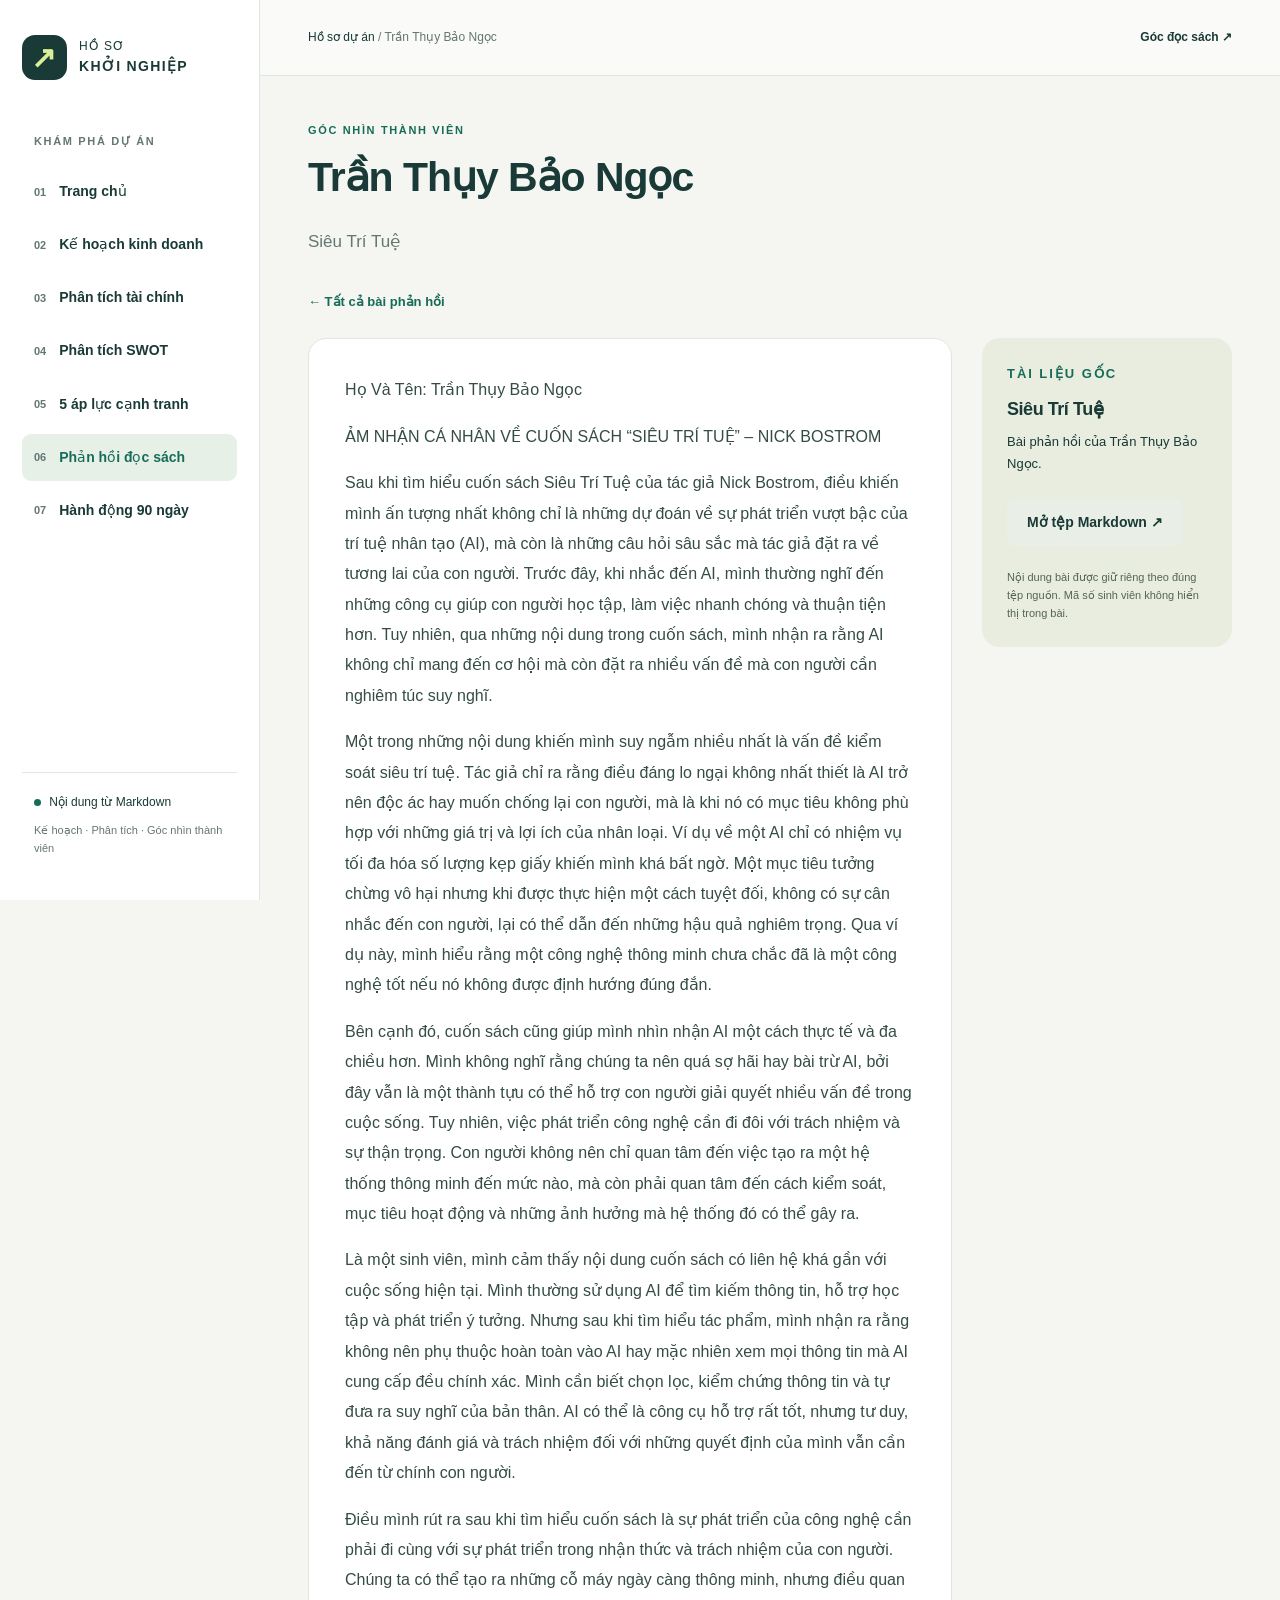
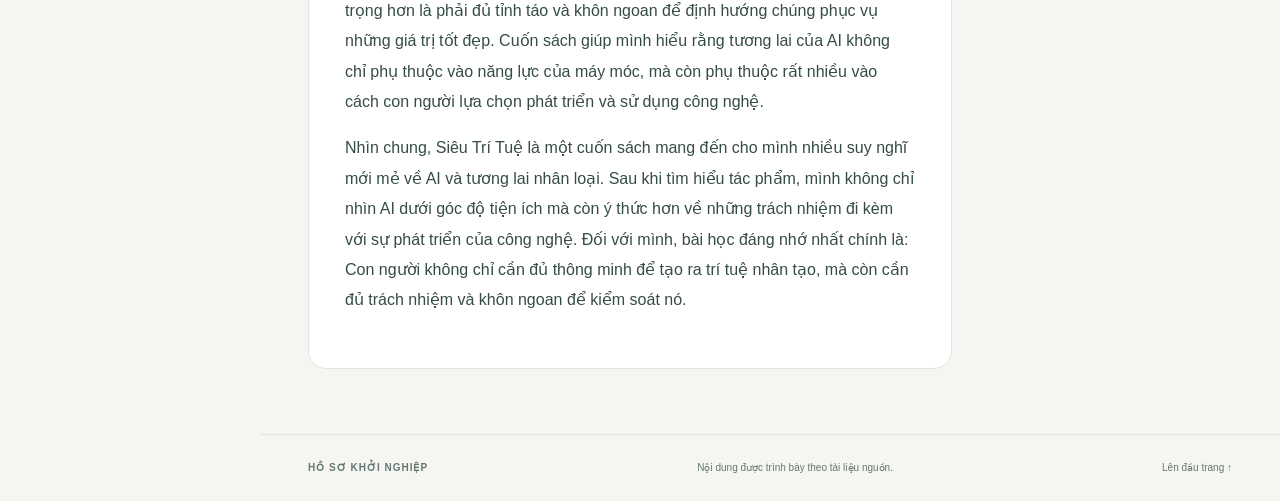
<file: reflection-04.html>
<!doctype html>
<html lang="vi"><head><meta charset="utf-8"><meta name="viewport" content="width=device-width, initial-scale=1"><meta name="description" content="Siêu Trí Tuệ"><title>Trần Thụy Bảo Ngọc · Hồ sơ khởi nghiệp</title><link rel="stylesheet" href="style.css"></head>
<body><a class="skip" href="#main">Đến nội dung chính</a><aside class="sidebar"><a class="brand" href="index.html"><b class="brandmark">↗</b><span>HỒ SƠ<br><strong>KHỞI NGHIỆP</strong></span></a><p class="nav-label">KHÁM PHÁ DỰ ÁN</p><nav aria-label="Điều hướng chính"><a href="index.html"><span>01</span>Trang chủ</a><a href="business-plan.html"><span>02</span>Kế hoạch kinh doanh</a><a href="financial-analysis.html"><span>03</span>Phân tích tài chính</a><a href="swot.html"><span>04</span>Phân tích SWOT</a><a href="five-forces.html"><span>05</span>5 áp lực cạnh tranh</a><a href="reflections.html" aria-current="page"><span>06</span>Phản hồi đọc sách</a><a href="action-plan.html"><span>07</span>Hành động 90 ngày</a></nav><div class="side-note"><span class="dot"></span> Nội dung từ Markdown<p>Kế hoạch · Phân tích · Góc nhìn thành viên</p></div></aside>
<div class="workspace"><header class="topbar"><span>Hồ sơ dự án <span class="muted">/ Trần Thụy Bảo Ngọc</span></span><a href="reflections.html">Góc đọc sách ↗</a></header><main id="main"><div class="page-heading"><p class="eyebrow">GÓC NHÌN THÀNH VIÊN</p><h1>Trần Thụy Bảo Ngọc</h1><p class="lead">Siêu Trí Tuệ</p></div><a class="back" href="reflections.html">← Tất cả bài phản hồi</a><div class="article-layout"><article class="prose"><p>Họ Và Tên: Trần Thụy Bảo Ngọc</p>
<p>ẢM NHẬN CÁ NHÂN VỀ CUỐN SÁCH “SIÊU TRÍ TUỆ” – NICK BOSTROM</p>
<p>Sau khi tìm hiểu cuốn sách Siêu Trí Tuệ của tác giả Nick Bostrom, điều khiến mình ấn tượng nhất không chỉ là những dự đoán về sự phát triển vượt bậc của trí tuệ nhân tạo (AI), mà còn là những câu hỏi sâu sắc mà tác giả đặt ra về tương lai của con người. Trước đây, khi nhắc đến AI, mình thường nghĩ đến những công cụ giúp con người học tập, làm việc nhanh chóng và thuận tiện hơn. Tuy nhiên, qua những nội dung trong cuốn sách, mình nhận ra rằng AI không chỉ mang đến cơ hội mà còn đặt ra nhiều vấn đề mà con người cần nghiêm túc suy nghĩ.</p>
<p>Một trong những nội dung khiến mình suy ngẫm nhiều nhất là vấn đề kiểm soát siêu trí tuệ. Tác giả chỉ ra rằng điều đáng lo ngại không nhất thiết là AI trở nên độc ác hay muốn chống lại con người, mà là khi nó có mục tiêu không phù hợp với những giá trị và lợi ích của nhân loại. Ví dụ về một AI chỉ có nhiệm vụ tối đa hóa số lượng kẹp giấy khiến mình khá bất ngờ. Một mục tiêu tưởng chừng vô hại nhưng khi được thực hiện một cách tuyệt đối, không có sự cân nhắc đến con người, lại có thể dẫn đến những hậu quả nghiêm trọng. Qua ví dụ này, mình hiểu rằng một công nghệ thông minh chưa chắc đã là một công nghệ tốt nếu nó không được định hướng đúng đắn.</p>
<p>Bên cạnh đó, cuốn sách cũng giúp mình nhìn nhận AI một cách thực tế và đa chiều hơn. Mình không nghĩ rằng chúng ta nên quá sợ hãi hay bài trừ AI, bởi đây vẫn là một thành tựu có thể hỗ trợ con người giải quyết nhiều vấn đề trong cuộc sống. Tuy nhiên, việc phát triển công nghệ cần đi đôi với trách nhiệm và sự thận trọng. Con người không nên chỉ quan tâm đến việc tạo ra một hệ thống thông minh đến mức nào, mà còn phải quan tâm đến cách kiểm soát, mục tiêu hoạt động và những ảnh hưởng mà hệ thống đó có thể gây ra.</p>
<p>Là một sinh viên, mình cảm thấy nội dung cuốn sách có liên hệ khá gần với cuộc sống hiện tại. Mình thường sử dụng AI để tìm kiếm thông tin, hỗ trợ học tập và phát triển ý tưởng. Nhưng sau khi tìm hiểu tác phẩm, mình nhận ra rằng không nên phụ thuộc hoàn toàn vào AI hay mặc nhiên xem mọi thông tin mà AI cung cấp đều chính xác. Mình cần biết chọn lọc, kiểm chứng thông tin và tự đưa ra suy nghĩ của bản thân. AI có thể là công cụ hỗ trợ rất tốt, nhưng tư duy, khả năng đánh giá và trách nhiệm đối với những quyết định của mình vẫn cần đến từ chính con người.</p>
<p>Điều mình rút ra sau khi tìm hiểu cuốn sách là sự phát triển của công nghệ cần phải đi cùng với sự phát triển trong nhận thức và trách nhiệm của con người. Chúng ta có thể tạo ra những cỗ máy ngày càng thông minh, nhưng điều quan trọng hơn là phải đủ tỉnh táo và khôn ngoan để định hướng chúng phục vụ những giá trị tốt đẹp. Cuốn sách giúp mình hiểu rằng tương lai của AI không chỉ phụ thuộc vào năng lực của máy móc, mà còn phụ thuộc rất nhiều vào cách con người lựa chọn phát triển và sử dụng công nghệ.</p>
<p>Nhìn chung, Siêu Trí Tuệ là một cuốn sách mang đến cho mình nhiều suy nghĩ mới mẻ về AI và tương lai nhân loại. Sau khi tìm hiểu tác phẩm, mình không chỉ nhìn AI dưới góc độ tiện ích mà còn ý thức hơn về những trách nhiệm đi kèm với sự phát triển của công nghệ. Đối với mình, bài học đáng nhớ nhất chính là: Con người không chỉ cần đủ thông minh để tạo ra trí tuệ nhân tạo, mà còn cần đủ trách nhiệm và khôn ngoan để kiểm soát nó.</p></article><aside class="reading-note"><p class="eyebrow">TÀI LIỆU GỐC</p><h2>Siêu Trí Tuệ</h2><p>Bài phản hồi của Trần Thụy Bảo Ngọc.</p><a class="button secondary" href="Reflections/24040100_Tr%E1%BA%A7n%20Th%E1%BB%A5y%20B%E1%BA%A3o%20Ng%E1%BB%8Dc.md">Mở tệp Markdown ↗</a><p class="small">Nội dung bài được giữ riêng theo đúng tệp nguồn. Mã số sinh viên không hiển thị trong bài.</p></aside></div></main><footer><span>HỒ SƠ KHỞI NGHIỆP</span><span>Nội dung được trình bày theo tài liệu nguồn.</span><a href="#main">Lên đầu trang ↑</a></footer></div></body></html>
</file>
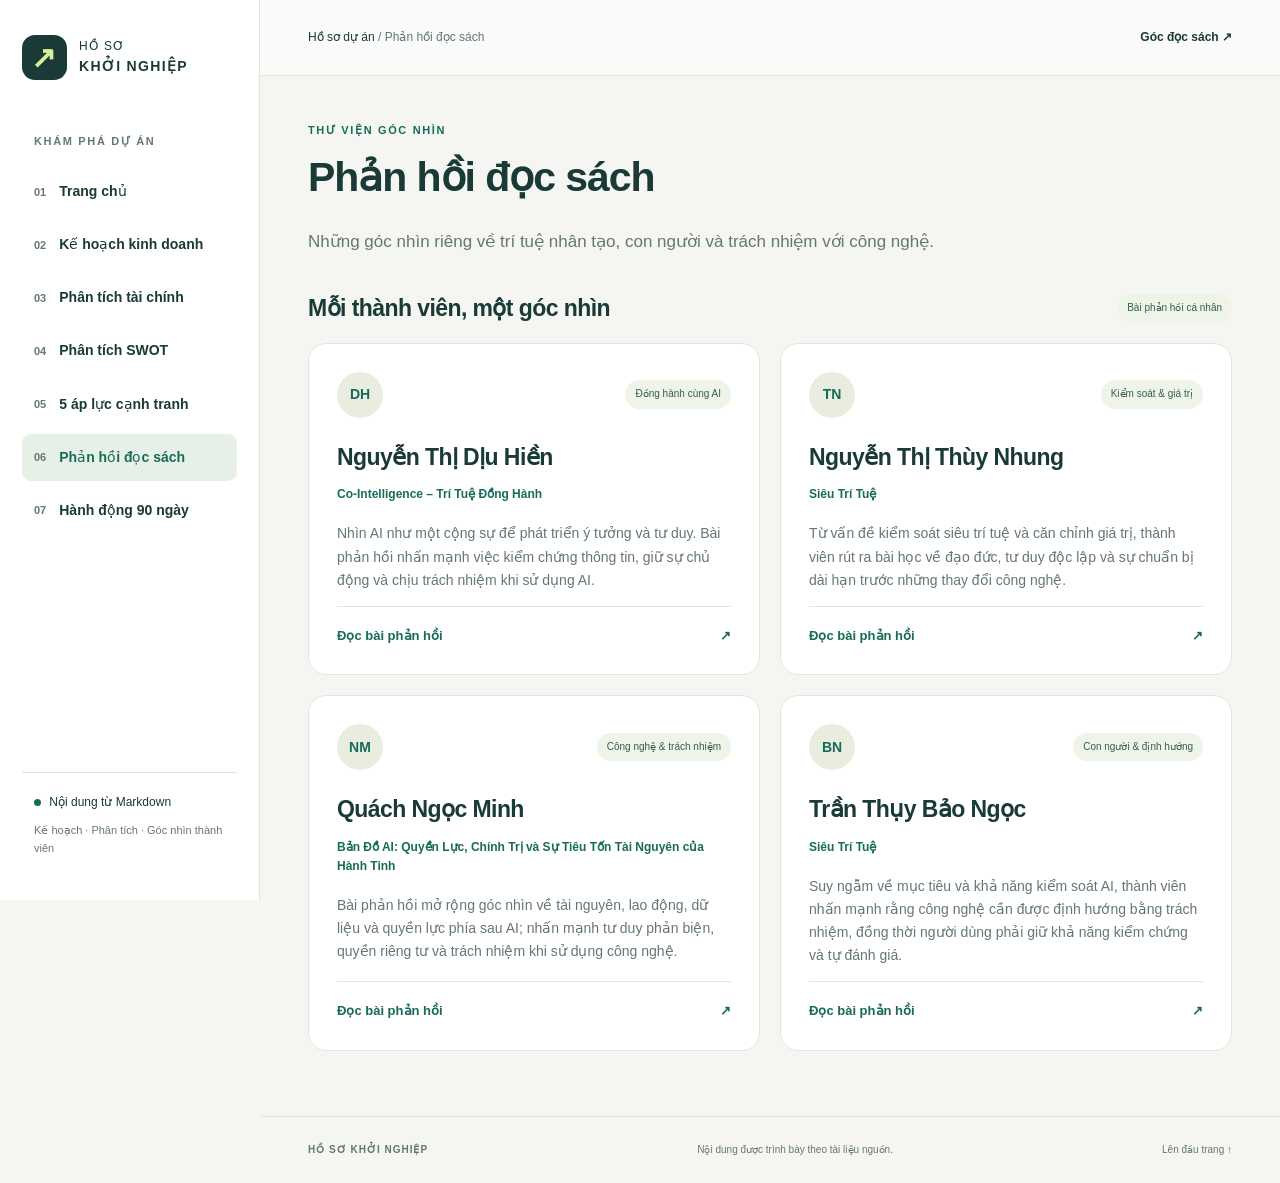
<file: reflections.html>
<!doctype html>
<html lang="vi"><head><meta charset="utf-8"><meta name="viewport" content="width=device-width, initial-scale=1"><meta name="description" content="Những góc nhìn riêng về trí tuệ nhân tạo, con người và trách nhiệm với công nghệ."><title>Phản hồi đọc sách · Hồ sơ khởi nghiệp</title><link rel="stylesheet" href="style.css"></head>
<body><a class="skip" href="#main">Đến nội dung chính</a><aside class="sidebar"><a class="brand" href="index.html"><b class="brandmark">↗</b><span>HỒ SƠ<br><strong>KHỞI NGHIỆP</strong></span></a><p class="nav-label">KHÁM PHÁ DỰ ÁN</p><nav aria-label="Điều hướng chính"><a href="index.html"><span>01</span>Trang chủ</a><a href="business-plan.html"><span>02</span>Kế hoạch kinh doanh</a><a href="financial-analysis.html"><span>03</span>Phân tích tài chính</a><a href="swot.html"><span>04</span>Phân tích SWOT</a><a href="five-forces.html"><span>05</span>5 áp lực cạnh tranh</a><a href="reflections.html" aria-current="page"><span>06</span>Phản hồi đọc sách</a><a href="action-plan.html"><span>07</span>Hành động 90 ngày</a></nav><div class="side-note"><span class="dot"></span> Nội dung từ Markdown<p>Kế hoạch · Phân tích · Góc nhìn thành viên</p></div></aside>
<div class="workspace"><header class="topbar"><span>Hồ sơ dự án <span class="muted">/ Phản hồi đọc sách</span></span><a href="reflections.html">Góc đọc sách ↗</a></header><main id="main"><div class="page-heading"><p class="eyebrow">THƯ VIỆN GÓC NHÌN</p><h1>Phản hồi đọc sách</h1><p class="lead">Những góc nhìn riêng về trí tuệ nhân tạo, con người và trách nhiệm với công nghệ.</p></div><div class="section-heading"><h2>Mỗi thành viên, một góc nhìn</h2><span class="tag">Bài phản hồi cá nhân</span></div><div class="grid two"><article class="card member"><div class="card-top"><span class="avatar">DH</span><span class="tag">Đồng hành cùng AI</span></div><h2>Nguyễn Thị Dịu Hiền</h2><p class="book">Co-Intelligence – Trí Tuệ Đồng Hành</p><p>Nhìn AI như một cộng sự để phát triển ý tưởng và tư duy. Bài phản hồi nhấn mạnh việc kiểm chứng thông tin, giữ sự chủ động và chịu trách nhiệm khi sử dụng AI.</p><a class="text-link" href="reflection-01.html">Đọc bài phản hồi <span>↗</span></a></article><article class="card member"><div class="card-top"><span class="avatar">TN</span><span class="tag">Kiểm soát & giá trị</span></div><h2>Nguyễn Thị Thùy Nhung</h2><p class="book">Siêu Trí Tuệ</p><p>Từ vấn đề kiểm soát siêu trí tuệ và căn chỉnh giá trị, thành viên rút ra bài học về đạo đức, tư duy độc lập và sự chuẩn bị dài hạn trước những thay đổi công nghệ.</p><a class="text-link" href="reflection-02.html">Đọc bài phản hồi <span>↗</span></a></article><article class="card member"><div class="card-top"><span class="avatar">NM</span><span class="tag">Công nghệ & trách nhiệm</span></div><h2>Quách Ngọc Minh</h2><p class="book">Bản Đồ AI: Quyền Lực, Chính Trị và Sự Tiêu Tốn Tài Nguyên của Hành Tinh</p><p>Bài phản hồi mở rộng góc nhìn về tài nguyên, lao động, dữ liệu và quyền lực phía sau AI; nhấn mạnh tư duy phản biện, quyền riêng tư và trách nhiệm khi sử dụng công nghệ.</p><a class="text-link" href="reflection-03.html">Đọc bài phản hồi <span>↗</span></a></article><article class="card member"><div class="card-top"><span class="avatar">BN</span><span class="tag">Con người & định hướng</span></div><h2>Trần Thụy Bảo Ngọc</h2><p class="book">Siêu Trí Tuệ</p><p>Suy ngẫm về mục tiêu và khả năng kiểm soát AI, thành viên nhấn mạnh rằng công nghệ cần được định hướng bằng trách nhiệm, đồng thời người dùng phải giữ khả năng kiểm chứng và tự đánh giá.</p><a class="text-link" href="reflection-04.html">Đọc bài phản hồi <span>↗</span></a></article></div></main><footer><span>HỒ SƠ KHỞI NGHIỆP</span><span>Nội dung được trình bày theo tài liệu nguồn.</span><a href="#main">Lên đầu trang ↑</a></footer></div></body></html>
</file>
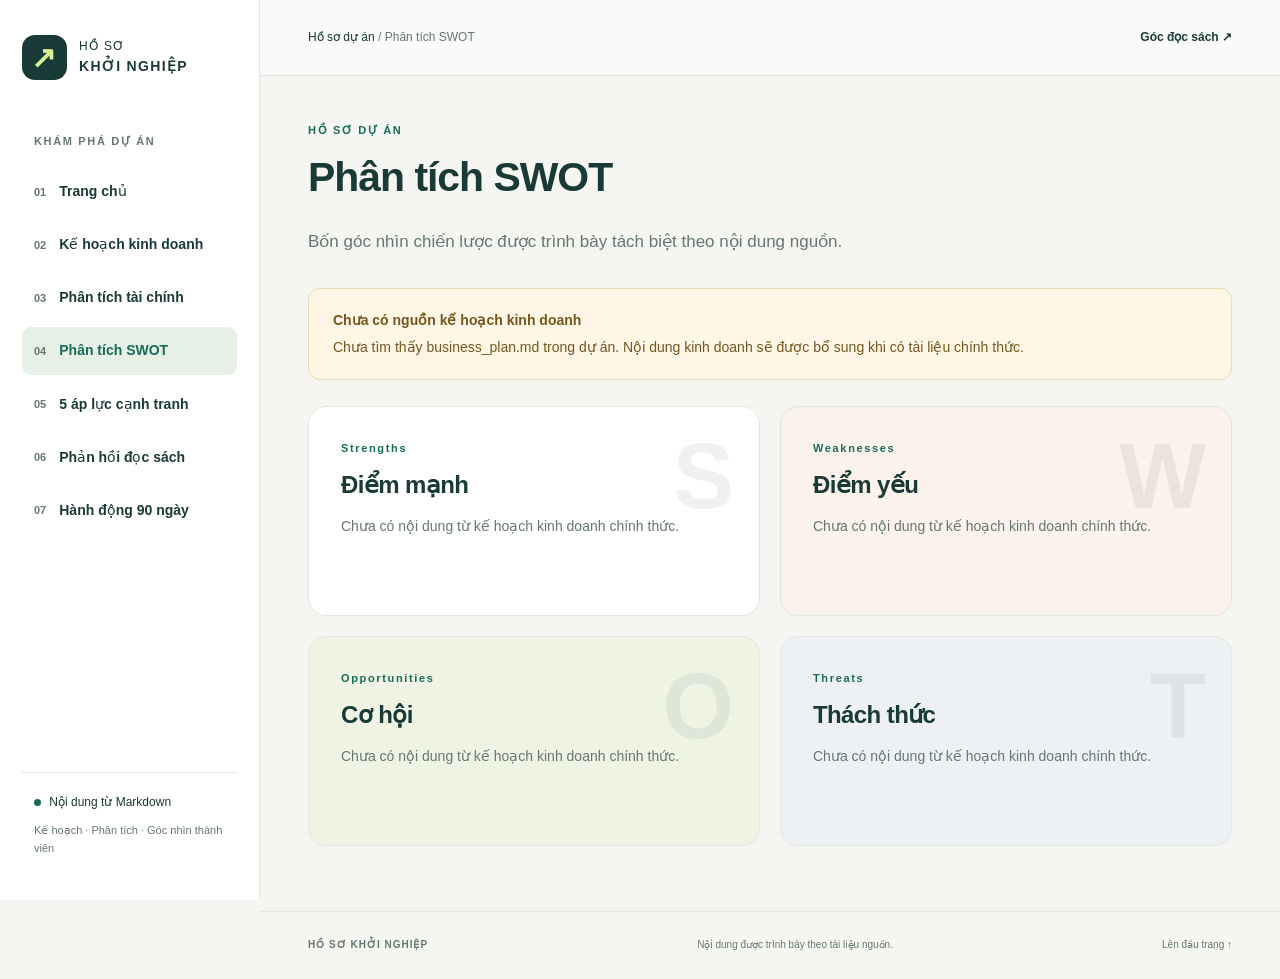
<file: swot.html>
<!doctype html>
<html lang="vi"><head><meta charset="utf-8"><meta name="viewport" content="width=device-width, initial-scale=1"><meta name="description" content="Bốn góc nhìn chiến lược được trình bày tách biệt theo nội dung nguồn."><title>Phân tích SWOT · Hồ sơ khởi nghiệp</title><link rel="stylesheet" href="style.css"></head>
<body><a class="skip" href="#main">Đến nội dung chính</a><aside class="sidebar"><a class="brand" href="index.html"><b class="brandmark">↗</b><span>HỒ SƠ<br><strong>KHỞI NGHIỆP</strong></span></a><p class="nav-label">KHÁM PHÁ DỰ ÁN</p><nav aria-label="Điều hướng chính"><a href="index.html"><span>01</span>Trang chủ</a><a href="business-plan.html"><span>02</span>Kế hoạch kinh doanh</a><a href="financial-analysis.html"><span>03</span>Phân tích tài chính</a><a href="swot.html" aria-current="page"><span>04</span>Phân tích SWOT</a><a href="five-forces.html"><span>05</span>5 áp lực cạnh tranh</a><a href="reflections.html"><span>06</span>Phản hồi đọc sách</a><a href="action-plan.html"><span>07</span>Hành động 90 ngày</a></nav><div class="side-note"><span class="dot"></span> Nội dung từ Markdown<p>Kế hoạch · Phân tích · Góc nhìn thành viên</p></div></aside>
<div class="workspace"><header class="topbar"><span>Hồ sơ dự án <span class="muted">/ Phân tích SWOT</span></span><a href="reflections.html">Góc đọc sách ↗</a></header><main id="main"><div class="page-heading"><p class="eyebrow">HỒ SƠ DỰ ÁN</p><h1>Phân tích SWOT</h1><p class="lead">Bốn góc nhìn chiến lược được trình bày tách biệt theo nội dung nguồn.</p></div><div class="notice"><strong>Chưa có nguồn kế hoạch kinh doanh</strong><p>Chưa tìm thấy <code>business_plan.md</code> trong dự án. Nội dung kinh doanh sẽ được bổ sung khi có tài liệu chính thức.</p></div><div class="grid two swot"><article class="card"><span class="swot-letter">S</span><p class="eyebrow">Strengths</p><h2>Điểm mạnh</h2><p>Chưa có nội dung từ kế hoạch kinh doanh chính thức.</p></article><article class="card"><span class="swot-letter">W</span><p class="eyebrow">Weaknesses</p><h2>Điểm yếu</h2><p>Chưa có nội dung từ kế hoạch kinh doanh chính thức.</p></article><article class="card"><span class="swot-letter">O</span><p class="eyebrow">Opportunities</p><h2>Cơ hội</h2><p>Chưa có nội dung từ kế hoạch kinh doanh chính thức.</p></article><article class="card"><span class="swot-letter">T</span><p class="eyebrow">Threats</p><h2>Thách thức</h2><p>Chưa có nội dung từ kế hoạch kinh doanh chính thức.</p></article></div></main><footer><span>HỒ SƠ KHỞI NGHIỆP</span><span>Nội dung được trình bày theo tài liệu nguồn.</span><a href="#main">Lên đầu trang ↑</a></footer></div></body></html>
</file>
<file: style.css>
@charset "UTF-8";
:root{--ink:#193a36;--muted:#657773;--teal:#176c59;--line:#dfe7e1;--paper:#f5f6f1;--lime:#d9ef9a;--white:#fff;--radius:18px}*{box-sizing:border-box}html{scroll-behavior:smooth}body{margin:0;color:var(--ink);background:var(--paper);font:16px/1.65 "Segoe UI",Arial,sans-serif}a{color:inherit;text-decoration:none}a:focus-visible{outline:3px solid #b66b18;outline-offset:5px}p{margin:0 0 1em}h1,h2,h3{line-height:1.25;letter-spacing:-.025em;margin:0 0 .6em}h1{font-size:clamp(32px,3.2vw,48px);font-weight:650}h2{font-size:24px}h3{font-size:20px}.sidebar{width:260px;position:fixed;inset:0 auto 0 0;background:#fff;border-right:1px solid var(--line);padding:35px 22px;display:flex;flex-direction:column}.brand{display:flex;align-items:center;gap:12px;font-size:12px;line-height:1.55;letter-spacing:.11em}.brand strong{font-size:14px}.brandmark{width:45px;height:45px;background:var(--ink);color:var(--lime);border-radius:13px;display:grid;place-items:center;font-size:30px}.nav-label,.eyebrow{font-size:11px;font-weight:700;letter-spacing:.15em;color:var(--teal)}.nav-label{margin:52px 12px 18px;color:var(--muted)}nav{display:grid;gap:6px}nav a{display:flex;gap:13px;align-items:center;padding:12px;border-radius:9px;font-size:14px;font-weight:550}nav a span{font-size:11px;color:var(--muted)}nav a:hover{background:#f3f6f2}nav a[aria-current]{background:#e7f0e7;color:var(--teal)}.side-note{margin-top:auto;padding:20px 12px 0;border-top:1px solid var(--line);font-size:12px}.side-note p{font-size:11px;color:var(--muted);margin:8px 0}.dot{display:inline-block;background:var(--teal);width:7px;height:7px;border-radius:50%;margin-right:5px}.workspace{margin-left:260px}.topbar{min-height:76px;padding:20px 48px;border-bottom:1px solid var(--line);display:flex;align-items:center;justify-content:space-between;gap:20px;font-size:12px;background:#fff8}.topbar>a{font-weight:650}main{max-width:1400px;margin:auto;padding:45px 48px 65px}.page-heading{margin-bottom:32px;max-width:820px}.eyebrow{margin-bottom:13px}.lead{font-size:17px;color:var(--muted);max-width:730px}.muted{color:var(--muted)}.hero{background:var(--ink);border-radius:24px;color:#fff;padding:44px;display:grid;grid-template-columns:1.15fr 1fr;gap:30px;overflow:hidden}.pill{font-size:10px;letter-spacing:.15em;color:var(--lime);border:1px solid #6d8b70;border-radius:30px;padding:8px 13px;display:inline-block}.hero h2{font-size:clamp(38px,4vw,62px);line-height:1.12;margin:25px 0 20px;font-weight:550}.hero p{color:#cfddd3;max-width:430px}.button{display:inline-flex;align-items:center;justify-content:center;padding:12px 20px;border-radius:8px;background:var(--lime);color:var(--ink);font-size:14px;font-weight:650;margin-top:12px}.button:hover{filter:brightness(.95)}.secondary{background:#e9efe6}.hero-art{position:relative;display:flex;align-items:center;justify-content:center;min-height:280px}.hero-art b{font-size:155px;line-height:1;color:var(--lime);z-index:1;font-weight:400}.orbit{position:absolute;width:235px;height:235px;border:1px solid #779a7a;border-radius:50%}.orbit:before,.orbit:after{content:"";position:absolute;inset:28px -30px;border:1px solid #66876a;border-radius:50%;transform:rotate(-45deg)}.orbit:after{transform:rotate(45deg)}.art-word{position:absolute;top:30px;right:0;font-size:11px;letter-spacing:.2em;color:var(--lime)}.art-bottom{position:absolute;bottom:5px;font-size:9px;letter-spacing:.14em;color:#b8cdbc;white-space:nowrap}.notice{background:#fff6e5;border:1px solid #e8d8b6;border-radius:12px;padding:20px 24px;margin:26px 0;color:#73571f;font-size:14px}.notice p{margin:4px 0 0}.notice code{font:inherit}.section-heading{display:flex;align-items:center;justify-content:space-between;gap:15px;margin:38px 0 20px}.section-heading h2{margin:0;font-size:23px}.section-heading>.muted{font-size:12px}.grid{display:grid;gap:20px}.two{grid-template-columns:repeat(2,minmax(0,1fr))}.three{grid-template-columns:repeat(3,minmax(0,1fr))}.card{background:#fff;border:1px solid var(--line);border-radius:var(--radius);padding:28px;position:relative;min-width:0}.explore{padding:26px;min-height:160px;transition:transform .15s,border-color .15s}.explore:hover{transform:translateY(-3px);border-color:var(--teal)}.explore h3{max-width:85%;margin-top:15px}.arrow{position:absolute;right:25px;bottom:25px;font-size:23px;color:var(--teal)}.card-top{display:flex;align-items:center;justify-content:space-between;gap:15px;margin-bottom:25px}.avatar{width:46px;height:46px;border-radius:50%;display:grid;place-items:center;background:#e8eddf;color:var(--teal);font-size:14px;font-weight:700}.tag{font-size:10px;color:#345f49;background:#eff4e8;border-radius:30px;padding:6px 10px;display:inline-block}.member{display:flex;flex-direction:column}.member h2{font-size:23px}.member p{color:var(--muted);font-size:14px}.member .book{font-size:12px;font-weight:600;color:var(--teal);line-height:1.6;margin-bottom:18px}.text-link{font-size:13px;font-weight:650;color:var(--teal)}.member .text-link{border-top:1px solid var(--line);padding-top:18px;margin-top:auto;display:flex;justify-content:space-between}.empty{text-align:center;max-width:650px;margin:65px auto;padding:20px}.empty p{color:var(--muted)}.empty-icon{display:inline-grid;place-items:center;width:70px;height:70px;border-radius:20px;background:#e3eadb;font-size:40px;margin-bottom:20px}.financial-empty{padding:45px;margin:30px 0}.financial-empty p,.timeline-empty p{max-width:630px;color:var(--muted)}.data-state{display:inline-block;margin-top:16px;border:1px dashed #9cae9f;padding:12px 20px;border-radius:8px;font-size:13px;color:var(--muted)}.swot .card{padding:32px;overflow:hidden;min-height:210px}.swot .card:nth-child(2){background:#fbf2eb}.swot .card:nth-child(3){background:#eef3e3}.swot .card:nth-child(4){background:#edf1f4}.swot-letter{position:absolute;right:25px;top:10px;font-size:92px;color:#193a3612;line-height:1.3;font-weight:700}.swot p:last-child,.forces p{font-size:14px;color:var(--muted);margin-bottom:0}.force-number{font-size:30px;color:var(--teal);letter-spacing:-.06em}.forces h2{font-size:22px;max-width:360px}.forces article:last-child{grid-column:1/-1}.neutral{background:#f0f1ed;color:#65716a}.source-note{font-size:12px;color:var(--muted);margin:24px 0}.timeline-empty{margin:40px 0 40px 14px;border-left:3px solid var(--teal);padding:35px 40px}.timeline-dot{position:absolute;left:-10px;top:35px;width:17px;height:17px;border-radius:50%;background:var(--teal);border:4px solid var(--paper)}.article-layout{display:grid;grid-template-columns:minmax(0,1fr) 250px;gap:30px;margin-top:24px;align-items:start}.prose{background:white;padding:36px;border:1px solid var(--line);border-radius:var(--radius);overflow-wrap:anywhere}.prose p,.prose li{font-size:16px;line-height:1.9;color:#354c45}.prose h2{font-size:24px;margin-top:32px}.prose h3,.prose h4{font-size:20px;margin-top:27px}.prose>:first-child{margin-top:0}.prose li{margin:10px 0}.reading-note{position:sticky;top:25px;padding:25px;background:#e8eddf;border-radius:var(--radius)}.reading-note h2{font-size:18px}.reading-note p{font-size:13px}.reading-note .small{font-size:11px;color:#536650;margin:22px 0 0}.back{font-size:13px;color:var(--teal);font-weight:600}footer{display:flex;justify-content:space-between;gap:20px;padding:25px 48px;border-top:1px solid var(--line);font-size:10px;color:var(--muted)}footer span:first-child{font-weight:700;letter-spacing:.1em}.skip{position:fixed;top:-100px;left:15px;background:var(--ink);color:white;padding:10px;z-index:10}.skip:focus{top:10px}@media(min-width:1600px){main{padding-top:60px}}@media(max-width:1150px){.sidebar{width:225px;padding:30px 15px}.workspace{margin-left:225px}main{padding:32px 28px}.topbar,footer{padding-left:28px;padding-right:28px}.three{grid-template-columns:repeat(2,minmax(0,1fr))}.hero{padding:30px}.hero-art{min-height:250px}.orbit{width:175px;height:175px}.hero-art b{font-size:125px}.article-layout{grid-template-columns:minmax(0,1fr)}.reading-note{position:static;grid-row:1}.prose{padding:28px}}@media(max-width:760px){.sidebar{position:static;width:auto;padding:20px;border-right:0;border-bottom:1px solid var(--line)}.brand{margin-bottom:20px}.nav-label,.side-note{display:none}nav{grid-template-columns:repeat(2,minmax(0,1fr));gap:4px}nav a{font-size:12px;padding:10px;gap:8px}.workspace{margin-left:0}.topbar{padding:15px 20px;font-size:11px;min-height:55px}.topbar>a{display:none}main{padding:28px 20px 45px}.hero{grid-template-columns:1fr;padding:28px}.hero-art{display:none}.hero h2{font-size:43px}.two,.three{grid-template-columns:1fr}.forces article:last-child{grid-column:auto}.section-heading{align-items:flex-start;flex-wrap:wrap}.section-heading h2{font-size:21px}.card{padding:24px}.notice{padding:18px}.article-layout{gap:20px}.prose{padding:22px}.prose p,.prose li{font-size:15px}.financial-empty{padding:28px}.timeline-empty{padding:28px}footer{padding:25px 20px;flex-wrap:wrap}.lead{font-size:15px}}@media(prefers-reduced-motion:reduce){html{scroll-behavior:auto}.explore{transition:none}}@media print{.sidebar,.topbar,footer,.back,.skip{display:none}.workspace{margin:0}main{padding:0}.card,.prose{break-inside:avoid}.reading-note{position:static}.hero{color:var(--ink);background:white}.hero p{color:var(--ink)}}
</file>
